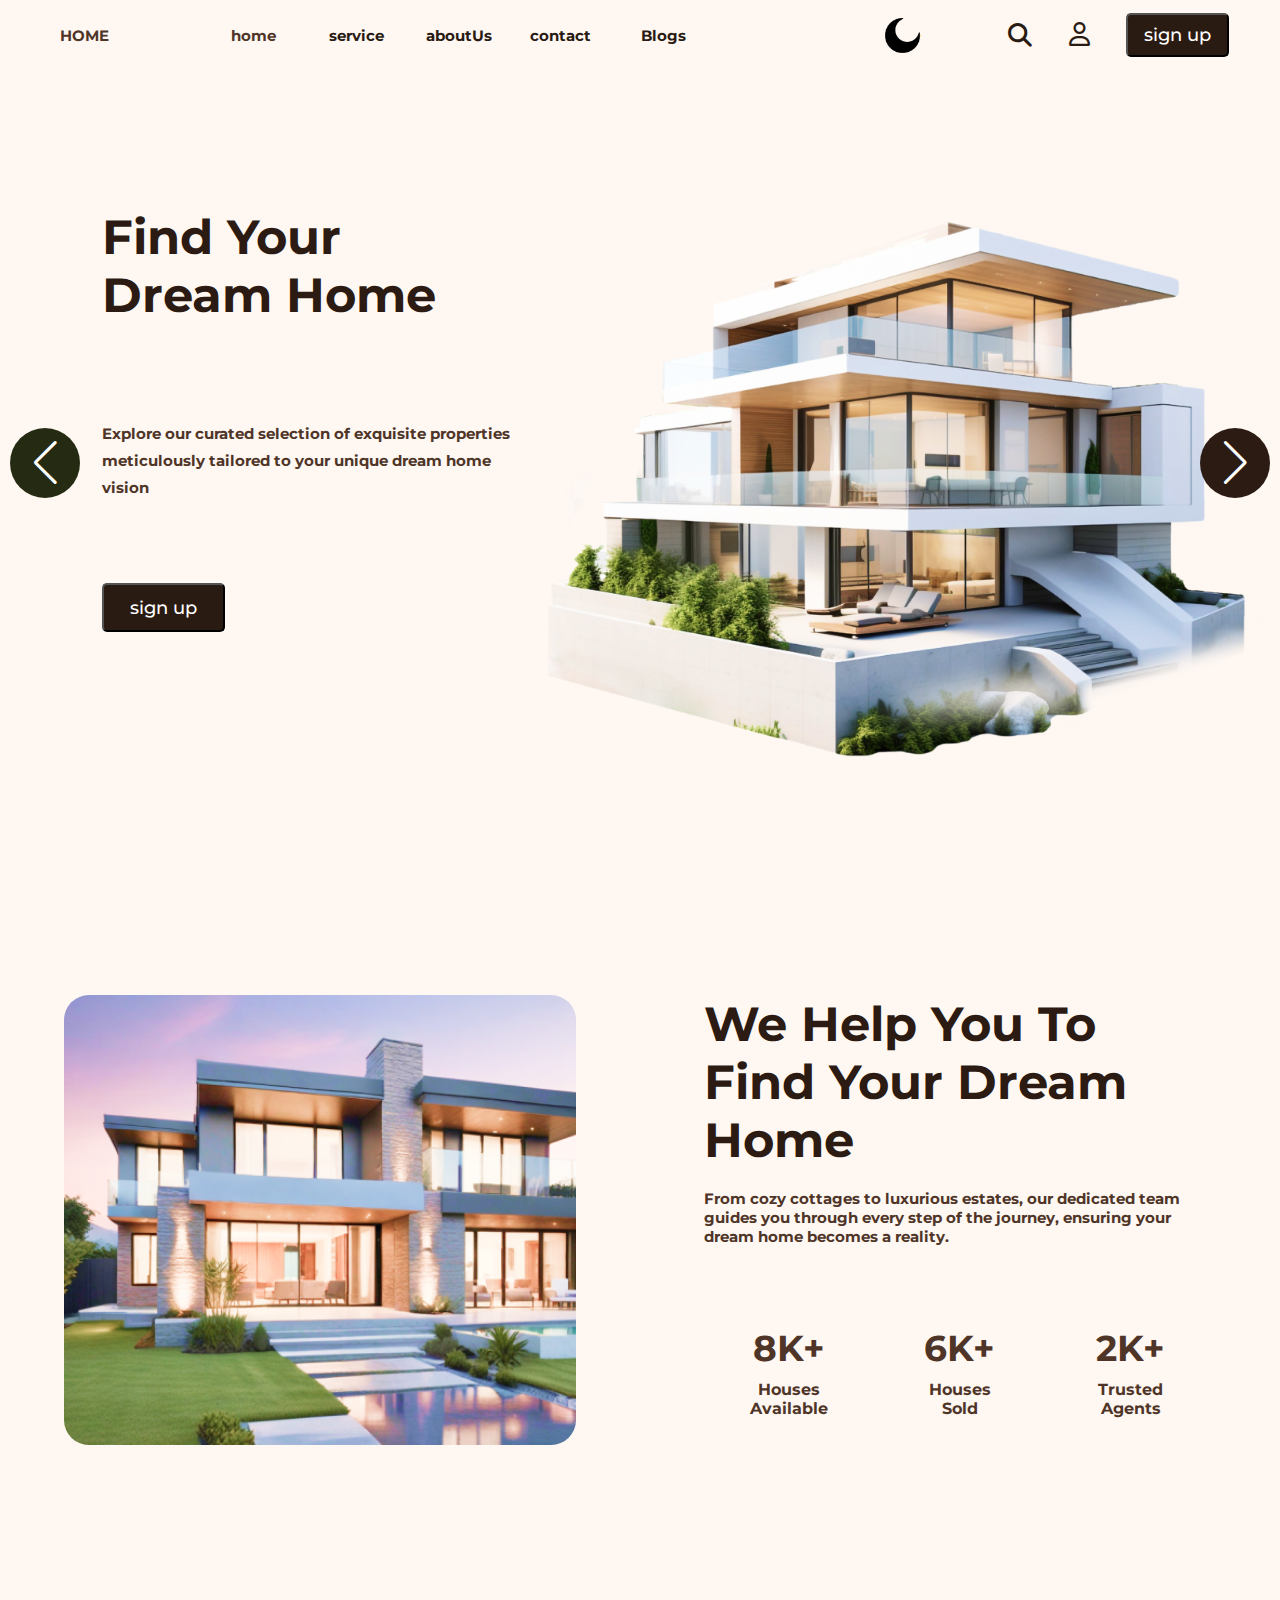
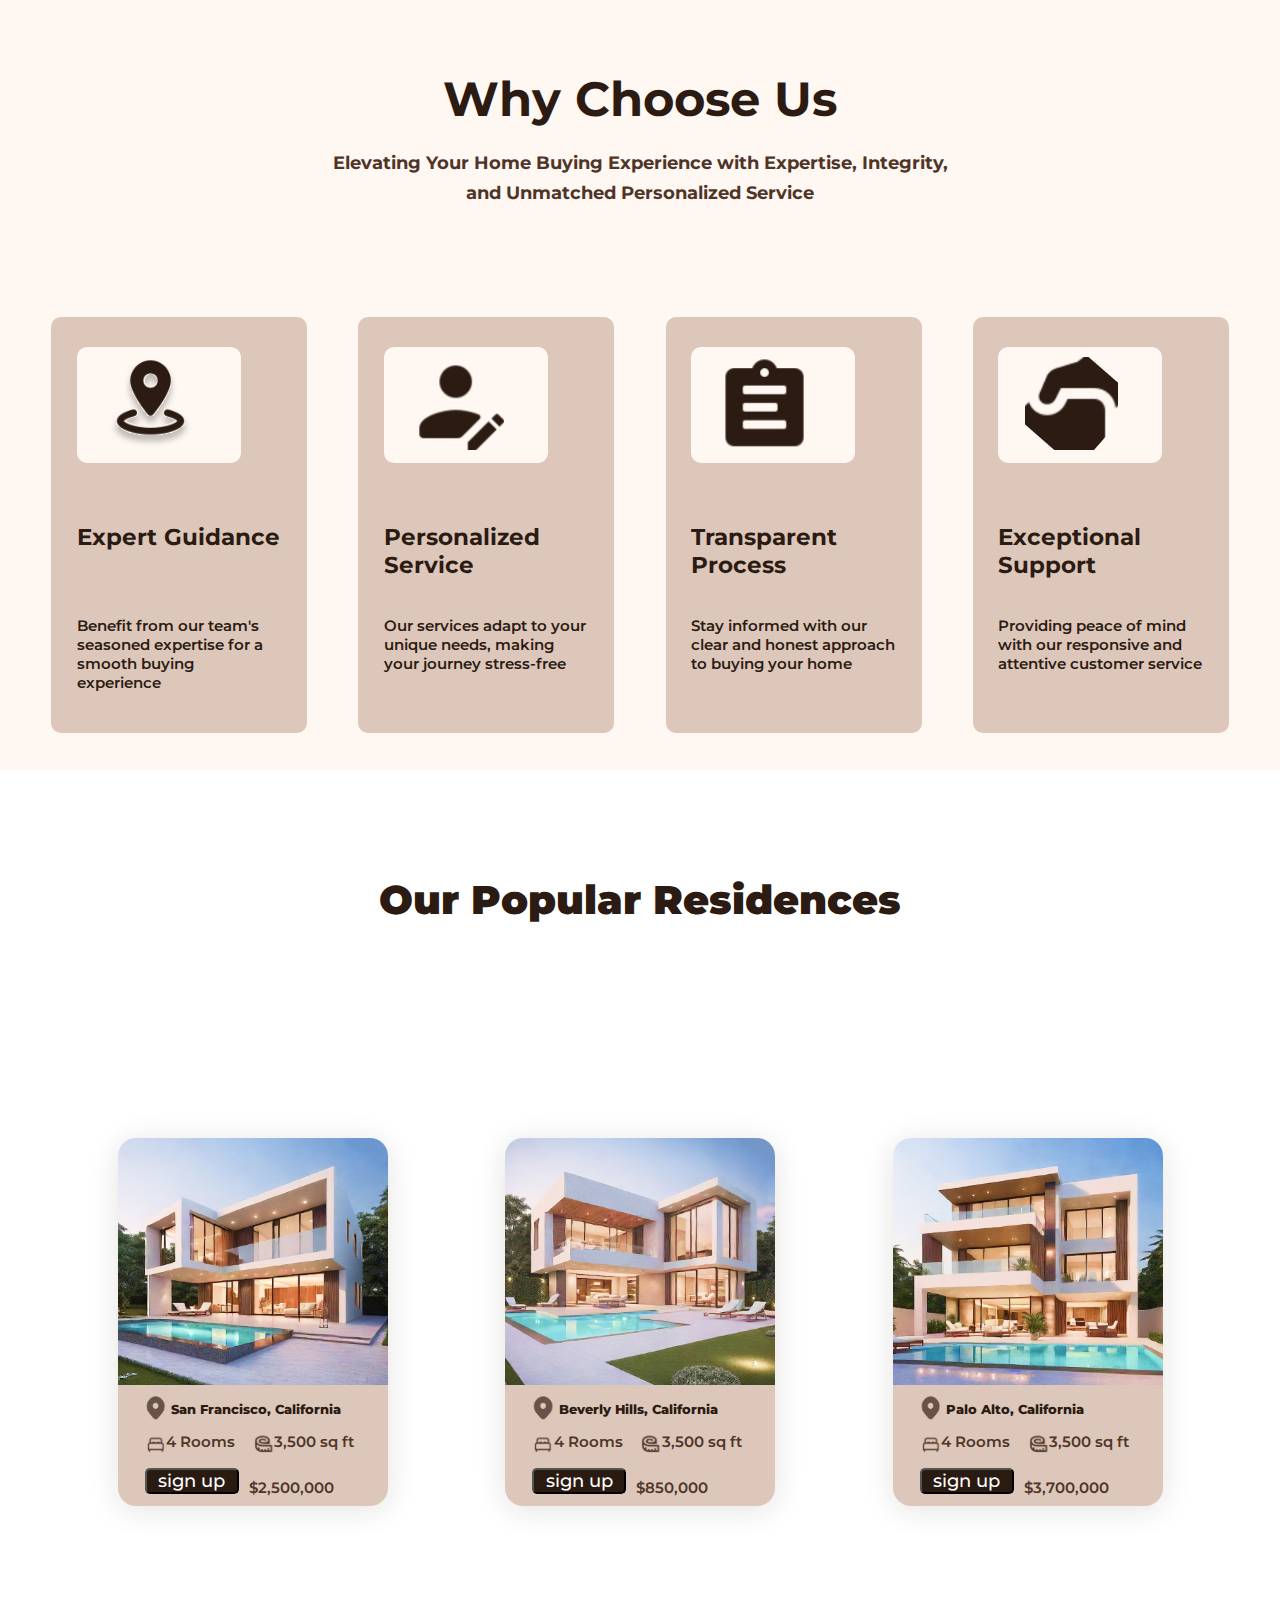
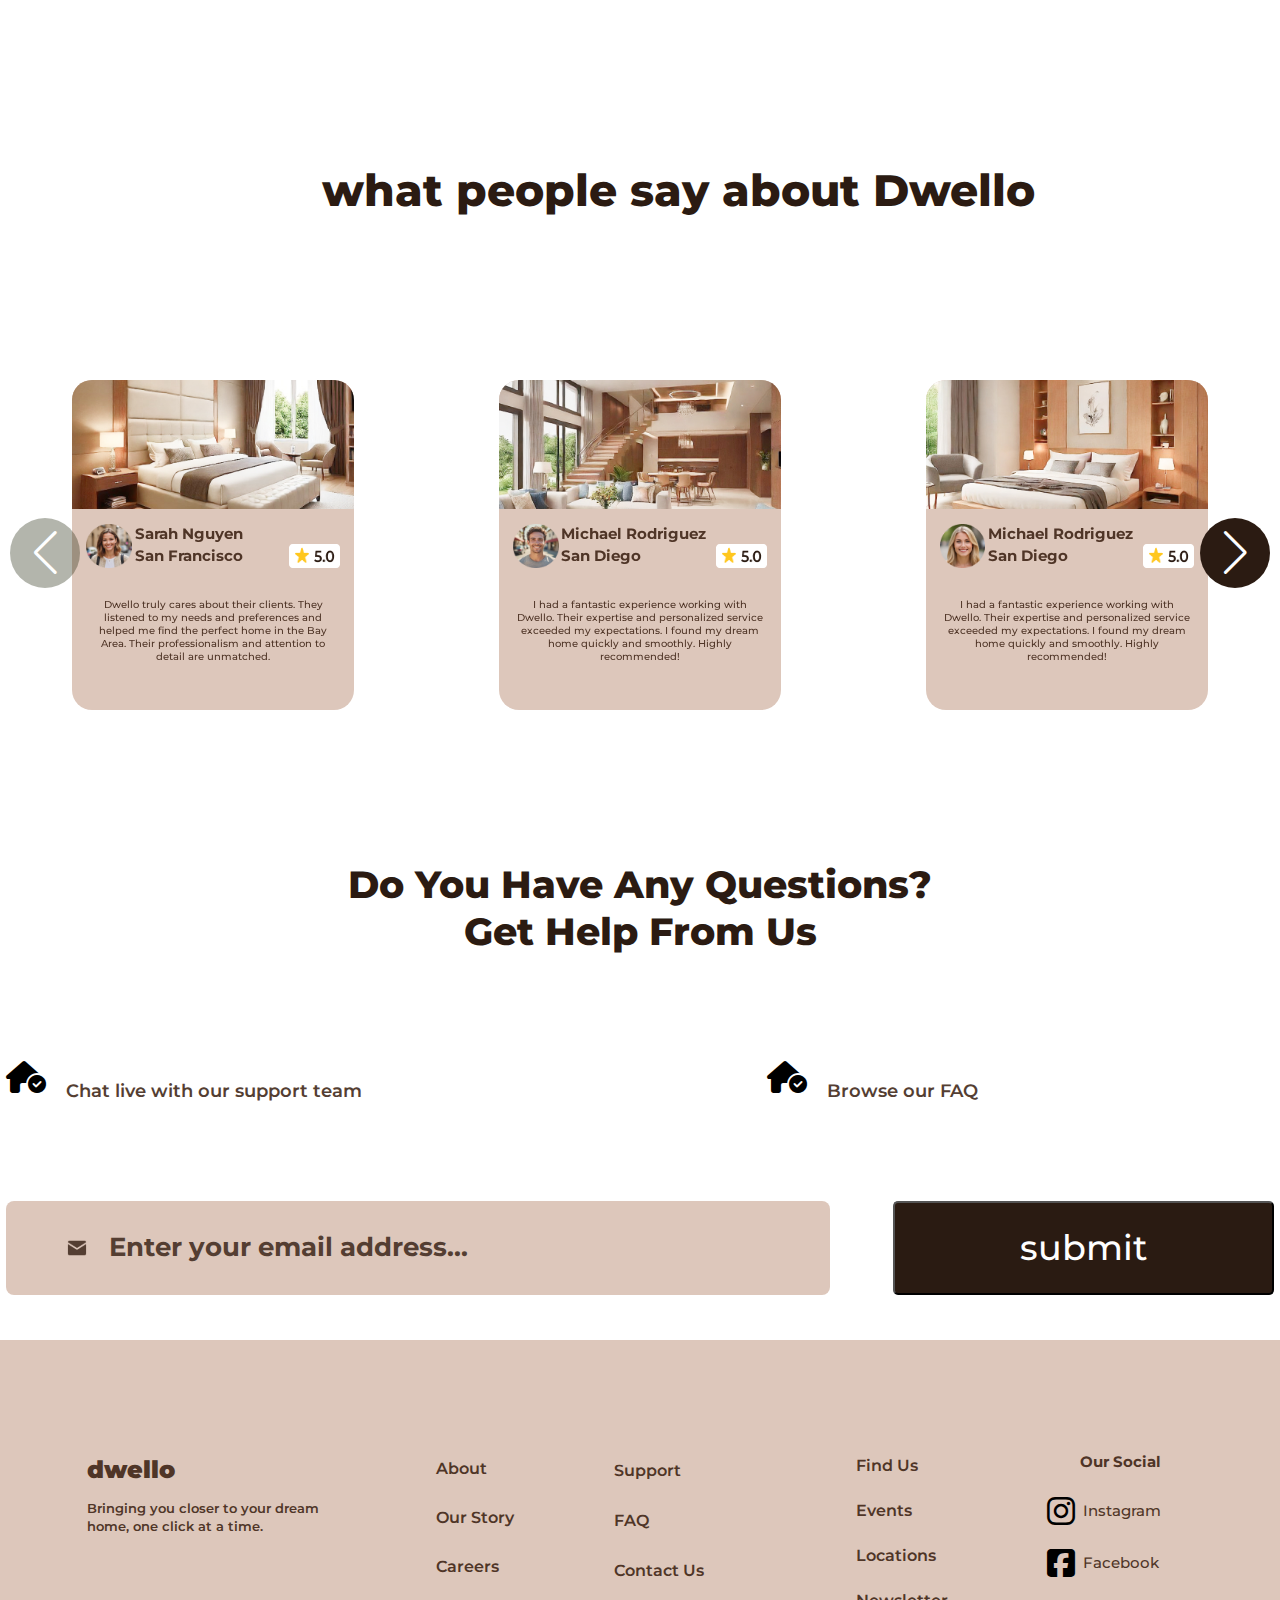
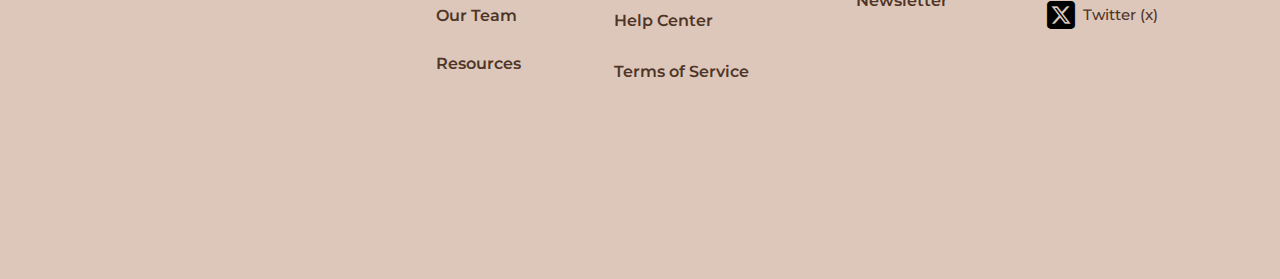
<file: index.html>
<!DOCTYPE html>
<html lang="en">

<head>
    <meta charset="UTF-8">
    <meta name="viewport" content="width=device-width, initial-scale=1.0">
    <title>Home</title>
    <link rel="stylesheet" href="style.css">
    <link rel="preconnect" href="https://fonts.googleapis.com">
    <link rel="preconnect" href="https://fonts.gstatic.com" crossorigin>
    <link href="https://fonts.googleapis.com/css2?family=Montserrat:ital,wght@0,100..900;1,100..900&display=swap"
        rel="stylesheet">
    <link rel="stylesheet" href="https://cdn.jsdelivr.net/npm/swiper@11/swiper-bundle.min.css" />
    <script src="https://ajax.googleapis.com/ajax/libs/jquery/3.7.1/jquery.min.js"></script>
    <script src="https://code.jquery.com/jquery-3.7.1.min.js"
    integrity="sha256-/JqT3SQfawRcv/BIHPThkBvs0OEvtFFmqPF/lYI/Cxo=" crossorigin="anonymous"></script>
    <script src="jquery.scrollUp.min.js"></script>
    <link rel="stylesheet" href="https://cdnjs.cloudflare.com/ajax/libs/font-awesome/6.5.1/css/all.min.css"
    integrity="sha512-DTOQO9RWCH3ppGqcWaEA1BIZOC6xxalwEsw9c2QQeAIftl+Vegovlnee1c9QX4TctnWMn13TZye+giMm8e2LwA=="
    crossorigin="anonymous" referrerpolicy="no-referrer" />
    <link rel="stylesheet" href="https://cdnjs.cloudflare.com/ajax/libs/font-awesome/6.6.0/css/all.min.css">
</head>
<style>
    .swiper-button-next {
        height: 70px;
        width: 70px;
        border-radius: 50%;
        /* border: 1px solid black; */
        background: #2B1B12;
        color: #FFFFFF;
    }

    .swiper-button-prev {
        height: 70px;
        width: 70px;
        border-radius: 50%;
        /* border: 1px solid black; */
        background: #252B12;
        color: #FFFFFF;
    }

    
@media screen and (max-width:500px){

.swiper-button-prev{
    display: none;
}

.swiper-button-next{
    display: none;
}

}
</style>


<style>
    :root {
        --dark: #333;
        --light: #fff;
        --darkBrown: rgba(105, 83, 70, 1);
        --darkerBrown: #2B1B12;
        --lightBrown: #4F3527;
    }

    .dark {
            background-color: var(--dark);
            color: var(--light)
        }

    .dark button{
        background-color: var(--light);
        color: var(--dark);
        font-weight: 700;
    }

    .dark body{
        background-color: var(--dark);
        color: var(--light);
    }

    .dark nav{
        background-color: var(--dark);
        color: var(--light);
    }

    .dark .nav_catagory:hover{
        background-color: var(--light);
        color: var(--darkerBrown);
        
    }

    .dark .nav_catagory:hover a{
        background-color: var(--light);
        color: var(--darkerBrown);
        
    }

    .dark .nav_catagory:hover > p{
        color: var(--darkerBrown);
    }

    .dark p{
        color: var(--light);
    }

    .dark .hero{
        background-color: var(--dark);
    }

    .dark h1{
        color: var(--light);
    }

    .dark h2{
        color: var(--light);
    }

    .dark .middle_section{
        background-color: var(--dark);
    }

    
    .dark .bottom_section{
        background-color: var(--dark);
    }

    .dark footer{
        background-color: var(--lightBrown);
    }

    .dark li{
        color: var(--light);
    }

    .dark span{
        color: var(--light);
    }

    .dark .bar_text > p{
        color: var(--darkBrown);
    }

    .dark .bottom_box_text > p{    
        color: var(--darkerBrown);
    }

    .dark .bottom_box_content > p{
        color: var(--darkBrown);
    }

    .dark .residence_location > p{
        color: var(--darkerBrown);
    }

    .dark .room_text > p{
        color: var(--lightBrown);
    }

    .dark .ft_text > p{
        color: var(--lightBrown);
    }

    .dark .residence_price > p{
        color: var(--lightBrown);
    }

    .dark .cart{
        background-color: var(--darkerBrown);
    }

    .dark .nav_logo{
        background-color: var(--dark);
    }

    .dark .nav_logo p{
        color: var(--light);
    }

    .dark .sun{
        background-color: var(--dark);
    }

    .dark a{
        color: var(--light);
    }

    .dark .fa-magnifying-glass:before{
        color: var(--light);
    }

    .dark .fa-user:before{
        color: var(--light);
    }
   
  
</style>


<style>
    #scrollUp {
     bottom: 20px;
     right: 20px;
     color: transparent;
     background-image: url("top.png");
     height: 38px;
     width: 38px;
 }
 </style>

<script>
    $(function () {
    $.scrollUp();
    scrollText: 'Top'
    scrollSpeed: 5000
});
</script>

<body>

    <div class="menu-btn">
        <i class="fa-solid fa-bars fa-xl" style="color: #2a1b12;"></i>
    </div>
    
    <div class="side-bar">
        <div class="close-btn">
            <i class="fas fa-times   fa-2xl " style="color: #2a1b12;"></i>
        </div>
        <div class="menu">
            <div class="item"><a href="#"><i class="fa-solid fa-house fa-2xl" style="color: #2a1b12;"></i>Home</a></div>
            <div class="item"><a  class="sub-btn"><i class="fa-solid fa-table fa-2xl" style="color: #2a1b12;"></i> services<i class="fas fa-angle-right dropdown"></i> </a>
              <div class="sub-menu">
                <a href="product.html" class="sub-item">Buy</a>
                <a href="product.html" class="sub-item">Sell</a>
                <a href="product.html" class="sub-item">Rent</a>
              </div>
            </div>
            <div class="item"><a href="#"><i class="fas fa-th  fa-2xl " style="color: #2a1b12;"></i>Forms</a></div>
            <div class="item">
                <a class="sub-btn"><i class="fas fa-cogs  fa-2xl"  style="color: #2a1b12;"></i>Settings<i class="fas fa-angle-right dropdown"></i></a>
                <div class="sub-menu">
                    <a href="profile.html" class="sub-item">Profile</a>
                    <a href="blog.html" class="sub-item">Blogs</a>
                  </div>
            </div>
            <div class="item"><a href="#"><i class="fas fa-info-circle  fa-2xl" style="color: #2a1b12;" ></i>About</a></div>
            <div class="item"><a href="#"><i class="fa-solid fa-person-chalkboard fa-2xl" style="color: #2a1b12;"></i>agents</a></div>
            <div class="item"><a href="#"><i class="fa-solid fa-phone fa-2xl" style="color: #2a1b12;"></i>contact</a></div>
        </div>
    </div>

   
    <nav >

       
        <div class="nav_logo">
            <p>HOME</p>
        </div>
        <div class="nav_catagories">
            <div class="nav_catagory">
                <p>home</p>
            </div>
            <div class="nav_catagory">
                <p><a href="product.html" target="_blank"> service </a></p>
            </div>
            <div class="nav_catagory">
                <p><a href="aboutUs.html" target="_blank">aboutUs</a></p>
            </div>
            <div class="nav_catagory">
                <p><a href="form.html" target="_blank">contact</a></p>
            </div>
            <div class="nav_catagory">
                <p><a href="blog.html" target="_blank">Blogs</a></p>
            </div>
        </div>

        <div class="moon">
            <!-- <img src="moon-removebg-preview.png" alt="a" height="100%" width="100%"> -->
        </div>

        <div class="sun">
            <!-- <img src="sun.png" alt=""> -->
        </div>
        <div class="nav_icons">
           
            <div class="search">
                <i class="fa-solid fa-magnifying-glass fa-xl" style="color: #2a1b12;"></i>
            </div>
            <div class="profile">
                <a href="profile.html"><i class="fa-regular fa-user fa-xl" style="color: #2a1b12;"></i></a>
            </div>
            <div class="sign_up">
                <a href="signUp.html"><button>sign up</button></a>
            </div>
        </div>
    </nav>

    


    <div class="hero_section">
        <div class="hero">
            <div class="hero_contex">
                <div class="hero_tital ">
                    <h1>Find Your Dream Home</h1>
                </div>
                <div class="hero_text ">
                    <p>Explore our curated selection of exquisite properties meticulously tailored to your unique dream
                        home vision</p>
                </div>
                <div class="hero_button ">
                    <div class="hero_button2">
                        <a href="signUp.html"><button>sign up</button></a>
                    </div>
                </div>
            </div>
            <div class="hero_image ">
                <img src="hero image 1.png" alt="a" height="100%" width="100%">
            </div>
        </div>

        <div class="hero_bar" style="display: none;">
            <div class="location ">
                <div class="bar_text ">
                    <p>Location</p>
                </div>
                <div class="bar_icon ">
                    <img src="location-removebg-preview.png" alt="a" height="100%" width="100%">
                </div>
            </div>
            <div class="type ">
                <div class="bar_text ">
                    <p>Type</p>
                </div>
                <div class="bar_icon ">
                    <img src="home.png" alt="a" height="100%" width="100%">
                </div>
            </div>
            <div class="price_range ">
                <div class="bar_text ">
                    <p>Price Range</p>
                </div>
                <div class="bar_icon ">
                    <img src="price.png" alt="a" height="100%" width="100%">
                </div>
            </div>
            <div class="bar_button border">
                <a href="signUp.html"><button>sign up</button></a>
            </div>
        </div>
    </div>

    <div class="middle_section">
        <div class="middle_section_image"></div>
        <div class="middle_section_contex">

            <h1>We Help You To Find Your Dream Home</h1>

            <p>From cozy cottages to luxurious estates, our dedicated team guides you through every step of the journey,
                ensuring your dream home becomes a reality.</p>

            <div class="container">
                <div class="stat">
                    <h2>8K+</h2>
                    <p>Houses Available</p>
                </div>
                <div class="stat">
                    <h2>6K+</h2>
                    <p>Houses Sold</p>
                </div>
                <div class="stat">
                    <h2>2K+</h2>
                    <p>Trusted Agents</p>
                </div>
            </div>

        </div>
    </div>

    <div class="bottom_section">
        <div class="bottom_section_header">
            <div class="container2">
                <h1>Why Choose Us</h1>
                <p class="p">Elevating Your Home Buying Experience with Expertise, Integrity, </p>
                <p class="p">and Unmatched Personalized Service</p>
            </div>
        </div>



        <div class="bootom_section_boxes">
            <div class="bottom_section_box">
                <div class="bottom_box_icons">
                    <div class="bottom_box_icon">
                        <svg style="margin-top: 10px; margin-left: 8px;" width="80%" height="80%" viewBox="0 0 60 60"
                            fill="none" xmlns="http://www.w3.org/2000/svg" xmlns:xlink="http://www.w3.org/1999/xlink">
                            <g filter="url(#filter0_d_1_75)">
                                <path d="M56 0H4V52H56V0Z" fill="url(#pattern0_1_75)" />
                            </g>
                            <defs>
                                <filter id="filter0_d_1_75" x="-1" y="0" width="61" height="60"
                                    filterUnits="userSpaceOnUse" color-interpolation-filters="sRGB">
                                    <feFlood flood-opacity="0" result="BackgroundImageFix" />
                                    <feColorMatrix in="SourceAlpha" type="matrix"
                                        values="0 0 0 0 0 0 0 0 0 0 0 0 0 0 0 0 0 0 127 0" result="hardAlpha" />
                                    <feOffset dy="4" />
                                    <feGaussianBlur stdDeviation="2" />
                                    <feComposite in2="hardAlpha" operator="out" />
                                    <feColorMatrix type="matrix" values="0 0 0 0 0 0 0 0 0 0 0 0 0 0 0 0 0 0 0.25 0" />
                                    <feBlend mode="normal" in2="BackgroundImageFix" result="effect1_dropShadow_1_75" />
                                    <feBlend mode="normal" in="SourceGraphic" in2="effect1_dropShadow_1_75"
                                        result="shape" />
                                </filter>
                                <pattern id="pattern0_1_75" patternContentUnits="objectBoundingBox" width="1"
                                    height="1">
                                    <use xlink:href="#image0_1_75" transform="scale(0.0104167)" />
                                </pattern>
                                <image id="image0_1_75" width="96" height="96"
                                    xlink:href="[data-uri]" />
                            </defs>
                        </svg>

                    </div>
                </div>
                <div class="bottom_box_text">
                    <p>Expert Guidance</p>
                </div>
                <div class="bottom_box_content">
                    <p>Benefit from our team's seasoned expertise for a smooth buying experience</p>
                </div>
            </div>


            <div class="bottom_section_box">
                <div class="bottom_box_icons">
                    <div class="bottom_box_icon">
                        <svg style="margin-top: 10px; margin-left: 8px;" width="80%" height="80%" viewBox="0 0 52 52"
                            fill="none" xmlns="http://www.w3.org/2000/svg" xmlns:xlink="http://www.w3.org/1999/xlink">
                            <g clip-path="url(#clip0_1_81)">
                                <mask id="mask0_1_81" style="mask-type:luminance" maskUnits="userSpaceOnUse" x="0" y="0"
                                    width="52" height="52">
                                    <path d="M52 0H0V52H52V0Z" fill="white" />
                                </mask>
                                <g mask="url(#mask0_1_81)">
                                    <path d="M52 -2H-2V52H52V-2Z" fill="url(#pattern0_1_81)" />
                                </g>
                            </g>
                            <defs>
                                <pattern id="pattern0_1_81" patternContentUnits="objectBoundingBox" width="1"
                                    height="1">
                                    <use xlink:href="#image0_1_81" transform="scale(0.0104167)" />
                                </pattern>
                                <clipPath id="clip0_1_81">
                                    <rect width="52" height="52" fill="white" />
                                </clipPath>
                                <image id="image0_1_81" width="96" height="96"
                                    xlink:href="[data-uri]" />
                            </defs>
                        </svg>

                    </div>
                </div>
                <div class="bottom_box_text">
                    <p>Personalized Service</p>
                </div>
                <div class="bottom_box_content">
                    <p>Our services adapt to your unique needs, making your journey stress-free</p>
                </div>
            </div>


            <div class="bottom_section_box">
                <div class="bottom_box_icons">
                    <div class="bottom_box_icon">
                        <svg style="margin-top: 10px; margin-left: 8px;" width="80%" height="80%" viewBox="0 0 52 52"
                            fill="none" xmlns="http://www.w3.org/2000/svg" xmlns:xlink="http://www.w3.org/1999/xlink">
                            <g clip-path="url(#clip0_1_91)">
                                <mask id="mask0_1_91" style="mask-type:luminance" maskUnits="userSpaceOnUse" x="0" y="0"
                                    width="52" height="52">
                                    <path d="M52 0H0V52H52V0Z" fill="white" />
                                </mask>
                                <g mask="url(#mask0_1_91)">
                                    <path d="M55 -1H-3V57H55V-1Z" fill="url(#pattern0_1_91)" />
                                </g>
                            </g>
                            <defs>
                                <pattern id="pattern0_1_91" patternContentUnits="objectBoundingBox" width="1"
                                    height="1">
                                    <use xlink:href="#image0_1_91" transform="scale(0.0104167)" />
                                </pattern>
                                <clipPath id="clip0_1_91">
                                    <rect width="52" height="52" fill="white" />
                                </clipPath>
                                <image id="image0_1_91" width="96" height="96"
                                    xlink:href="[data-uri]" />
                            </defs>
                        </svg>

                    </div>
                </div>
                <div class="bottom_box_text">
                    <p>Transparent Process</p>
                </div>
                <div class="bottom_box_content">
                    <p>Stay informed with our clear and honest approach to buying your home</p>
                </div>
            </div>


            <div class="bottom_section_box">
                <div class="bottom_box_icons">
                    <div class="bottom_box_icon">
                        <svg style="margin-top: 10px; margin-left: 8px;" width="80%" height="80%" viewBox="0 0 52 52"
                            fill="none" xmlns="http://www.w3.org/2000/svg" xmlns:xlink="http://www.w3.org/1999/xlink">
                            <g clip-path="url(#clip0_1_101)">
                                <mask id="mask0_1_101" style="mask-type:luminance" maskUnits="userSpaceOnUse" x="0"
                                    y="0" width="52" height="52">
                                    <path d="M52 0H0V52H52V0Z" fill="white" />
                                </mask>
                                <g mask="url(#mask0_1_101)">
                                    <path d="M62.8846 23.9191L24 -10L-9.91915 28.8846L28.9654 62.8037L62.8846 23.9191Z"
                                        fill="url(#pattern0_1_101)" />
                                </g>
                            </g>
                            <defs>
                                <pattern id="pattern0_1_101" patternContentUnits="objectBoundingBox" width="1"
                                    height="1">
                                    <use xlink:href="#image0_1_101" transform="scale(0.0104167)" />
                                </pattern>
                                <clipPath id="clip0_1_101">
                                    <rect width="52" height="52" fill="white" />
                                </clipPath>
                                <image id="image0_1_101" width="96" height="96"
                                    xlink:href="[data-uri]" />
                            </defs>
                        </svg>

                    </div>
                </div>
                <div class="bottom_box_text">
                    <p>Exceptional Support</p>
                </div>
                <div class="bottom_box_content">
                    <p>Providing peace of mind with our responsive and attentive customer service</p>
                </div>
            </div>
        </div>

    </div>

    <div class="residence">
        <div class="residence_header">
            <p>Our Popular Residences</p>
        </div>
        <div class="residence_carts">
            <div class="residence_cart" id="residence_cart">
                <div class="residence_image">
                    <img src="Mask group.jpg" alt="aa" height="100%" width="100%">
                </div>

                <div class="residence_content">
                    <div class="residence1">

                        <div class="residence_icon">
                            <img src="location-removebg-preview.png" alt="aa" height="100%" width="100%">
                        </div>

                        <div class="residence_location">
                            <p>San Francisco, California</p>
                        </div>

                    </div>

                    <div class="residence2">

                        <div class="room">
                            <div class="room_icon">
                                <svg width="100%" height="100%" viewBox="0 0 24 24" fill="none"
                                    xmlns="http://www.w3.org/2000/svg" xmlns:xlink="http://www.w3.org/1999/xlink">
                                    <rect width="24" height="24" fill="url(#pattern0_1_118)" />
                                    <defs>
                                        <pattern id="pattern0_1_118" patternContentUnits="objectBoundingBox" width="1"
                                            height="1">
                                            <use xlink:href="#image0_1_118" transform="scale(0.0104167)" />
                                        </pattern>
                                        <image id="image0_1_118" width="96" height="96"
                                            xlink:href="[data-uri]" />
                                    </defs>
                                </svg>

                            </div>
                            <div class="room_text">
                                <p>4 Rooms</p>
                            </div>
                        </div>

                        <div class="ft">
                            <div class="ft_icon">
                                <svg width="100%" height="100%" viewBox="0 0 24 24" fill="none"
                                    xmlns="http://www.w3.org/2000/svg" xmlns:xlink="http://www.w3.org/1999/xlink">
                                    <rect width="24" height="24" fill="url(#pattern0_1_123)" />
                                    <defs>
                                        <pattern id="pattern0_1_123" patternContentUnits="objectBoundingBox" width="1"
                                            height="1">
                                            <use xlink:href="#image0_1_123"
                                                transform="translate(-0.0833333 -0.0833333) scale(0.0121528)" />
                                        </pattern>
                                        <image id="image0_1_123" width="96" height="96"
                                            xlink:href="[data-uri]" />
                                    </defs>
                                </svg>
                            </div>
                            <div class="ft_text">
                                <p>3,500 sq ft</p>
                            </div>
                        </div>

                    </div>

                    <div class="residence3">

                        <div class="residence_button">
                           <a href="signUp.html"><button>sign up</button></a>
                        </div>
                        <div class="residence_price">
                            <p>$2,500,000</p>
                        </div>

                    </div>
                </div>

            </div>
            <div class="residence_cart" >
                <div class="residence_image">
                    <img src="Group 11.jpg" alt="aa" height="100%" width="100%">
                </div>

                <div class="residence_content">

                    <div class="residence1">

                        <div class="residence_icon">
                            <img src="location-removebg-preview.png" alt="aa" height="100%" width="100%">
                        </div>

                        <div class="residence_location">
                            <p>Beverly Hills, California</p>
                        </div>
                    </div>

                    <div class="residence2">

                        <div class="room">
                            <div class="room_icon">
                                <svg width="100%" height="100%" viewBox="0 0 24 24" fill="none"
                                    xmlns="http://www.w3.org/2000/svg" xmlns:xlink="http://www.w3.org/1999/xlink">
                                    <rect width="24" height="24" fill="url(#pattern0_1_118)" />
                                    <defs>
                                        <pattern id="pattern0_1_118" patternContentUnits="objectBoundingBox" width="1"
                                            height="1">
                                            <use xlink:href="#image0_1_118" transform="scale(0.0104167)" />
                                        </pattern>
                                        <image id="image0_1_118" width="96" height="96"
                                            xlink:href="[data-uri]" />
                                    </defs>
                                </svg>

                            </div>
                            <div class="room_text">
                                <p>4 Rooms</p>
                            </div>
                        </div>

                        <div class="ft">
                            <div class="ft_icon">
                                <svg width="100%" height="100%" viewBox="0 0 24 24" fill="none"
                                    xmlns="http://www.w3.org/2000/svg" xmlns:xlink="http://www.w3.org/1999/xlink">
                                    <rect width="24" height="24" fill="url(#pattern0_1_123)" />
                                    <defs>
                                        <pattern id="pattern0_1_123" patternContentUnits="objectBoundingBox" width="1"
                                            height="1">
                                            <use xlink:href="#image0_1_123"
                                                transform="translate(-0.0833333 -0.0833333) scale(0.0121528)" />
                                        </pattern>
                                        <image id="image0_1_123" width="96" height="96"
                                            xlink:href="[data-uri]" />
                                    </defs>
                                </svg>
                            </div>
                            <div class="ft_text">
                                <p>3,500 sq ft</p>
                            </div>
                        </div>

                    </div>

                    <div class="residence3">

                        <div class="residence_button">
                            <a href="signUp.html"><button>sign up</button></a>
                        </div>
                        <div class="residence_price">
                            <p>$850,000</p>
                        </div>


                    </div>


                </div>

            </div>
            <div class="residence_cart">

                <div class="residence_image">
                    <img src="Group 11 (1).jpg" alt="aa" height="100%" width="100%">
                </div>

                <div class="residence_content">
                    <div class="residence1">

                        <div class="residence_icon">
                            <img src="location-removebg-preview.png" alt="aa" height="100%" width="100%">
                        </div>

                        <div class="residence_location">
                            <p>Palo Alto, California</p>
                        </div>

                    </div>

                    <div class="residence2">

                        <div class="room">
                            <div class="room_icon">
                                <svg width="100%" height="100%" viewBox="0 0 24 24" fill="none"
                                    xmlns="http://www.w3.org/2000/svg" xmlns:xlink="http://www.w3.org/1999/xlink">
                                    <rect width="24" height="24" fill="url(#pattern0_1_118)" />
                                    <defs>
                                        <pattern id="pattern0_1_118" patternContentUnits="objectBoundingBox" width="1"
                                            height="1">
                                            <use xlink:href="#image0_1_118" transform="scale(0.0104167)" />
                                        </pattern>
                                        <image id="image0_1_118" width="96" height="96"
                                            xlink:href="[data-uri]" />
                                    </defs>
                                </svg>

                            </div>
                            <div class="room_text">
                                <p>4 Rooms</p>
                            </div>
                        </div>

                        <div class="ft">
                            <div class="ft_icon">
                                <svg width="100%" height="100%" viewBox="0 0 24 24" fill="none"
                                    xmlns="http://www.w3.org/2000/svg" xmlns:xlink="http://www.w3.org/1999/xlink">
                                    <rect width="24" height="24" fill="url(#pattern0_1_123)" />
                                    <defs>
                                        <pattern id="pattern0_1_123" patternContentUnits="objectBoundingBox" width="1"
                                            height="1">
                                            <use xlink:href="#image0_1_123"
                                                transform="translate(-0.0833333 -0.0833333) scale(0.0121528)" />
                                        </pattern>
                                        <image id="image0_1_123" width="96" height="96"
                                            xlink:href="[data-uri]" />
                                    </defs>
                                </svg>
                            </div>
                            <div class="ft_text">
                                <p>3,500 sq ft</p>
                            </div>
                        </div>

                    </div>

                    <div class="residence3">

                        <div class="residence_button">
                            <a href="signUp.html"><button>sign up</button></a>
                        </div>
                        <div class="residence_price">
                            <p>$3,700,000</p>
                        </div>


                    </div>
                </div>

            </div>
        </div>

    </div>







    <div class="review">
        <p>what people say about Dwello</p>
    </div>


    <div class="swiper mySwiper">
        <div class="swiper-wrapper">
            <div class="swiper-slide">

                <div class="carts">

                    <div class="cart" id="cart">

                        <div class="swiper_image">
                            <img src="Group 15.jpg" alt="aa" height="100%" width="100%">
                        </div>

                        <div class="swiper_conex">

                            <div class="cart_profile">

                                <div class="profile_picture">
                                    <img src="Mask group (1).png" alt="a" height="100%" width="100%">
                                </div>
                                <div class="profile_details">
                                    <div class="upper_detail">
                                        <p>Sarah Nguyen</p>
                                    </div>
                                    <div class="lower_detail">
                                        <p>San Francisco</p>
                                    </div>
                                </div>
                                <div class="profile_star">
                                    <img src="Group 16.png" alt="a" height="100%" width="100%">
                                </div>

                            </div>

                            <div class="cart_text">
                                <p>Dwello truly cares about their clients. They listened to my needs and preferences and
                                    helped me find the perfect home in the Bay Area. Their professionalism and attention
                                    to detail are unmatched.</p>
                            </div>

                        </div>

                    </div>


                    <div class="cart" id="cart2">

                        <div class="swiper_image">
                            <img src="Group 15 (1).jpg" alt="aa" height="100%" width="100%">
                        </div>

                        <div class="swiper_conex">

                            <div class="cart_profile">

                                <div class="profile_picture">
                                    <img src="Mask group (2).png" alt="a" height="100%" width="100%">
                                </div>
                                <div class="profile_details">
                                    <div class="upper_detail">
                                        <p>Michael Rodriguez</p>
                                    </div>
                                    <div class="lower_detail">
                                        <p>San Diego</p>
                                    </div>
                                </div>
                                <div class="profile_star">
                                    <img src="Group 16.png" alt="a" height="100%" width="100%">
                                </div>

                            </div>

                            <div class="cart_text">
                                <p>I had a fantastic experience working with Dwello. Their expertise and personalized
                                    service exceeded my expectations. I found my dream home quickly and smoothly. Highly
                                    recommended!</p>
                            </div>

                        </div>

                    </div>

                    <div class="cart">

                        <div class="swiper_image">
                            <img src="Group 15 (2).jpg" alt="aa" height="100%" width="100%">
                        </div>

                        <div class="swiper_conex">

                            <div class="cart_profile">

                                <div class="profile_picture">
                                    <img src="Mask group (3).png" alt="a" height="100%" width="100%">
                                </div>
                                <div class="profile_details">
                                    <div class="upper_detail">
                                        <p>Michael Rodriguez</p>
                                    </div>
                                    <div class="lower_detail">
                                        <p>San Diego</p>
                                    </div>
                                </div>
                                <div class="profile_star">
                                    <img src="Group 16.png" alt="a" height="100%" width="100%">
                                </div>

                            </div>

                            <div class="cart_text">
                                <p>I had a fantastic experience working with Dwello. Their expertise and personalized
                                    service exceeded my expectations. I found my dream home quickly and smoothly. Highly
                                    recommended!</p>
                            </div>

                        </div>

                    </div>

                </div>

            </div>

            <div class="swiper-slide">

                <div class="carts">

                    <div class="cart" id="cart">

                        <div class="swiper_image">
                            <img src="Group 15 (2).jpg" alt="aa" height="100%" width="100%">
                        </div>

                        <div class="swiper_conex">

                            <div class="cart_profile">

                                <div class="profile_picture">
                                    <img src="Mask group (3).png" alt="a" height="100%" width="100%">
                                </div>
                                <div class="profile_details">
                                    <div class="upper_detail">
                                        <p>Michael Rodriguez</p>
                                    </div>
                                    <div class="lower_detail">
                                        <p>San Diego</p>
                                    </div>
                                </div>
                                <div class="profile_star">
                                    <img src="Group 16.png" alt="a" height="100%" width="100%">
                                </div>

                            </div>

                            <div class="cart_text">
                                <p>I had a fantastic experience working with Dwello. Their expertise and personalized
                                    service exceeded my expectations. I found my dream home quickly and smoothly. Highly
                                    recommended!</p>
                            </div>

                        </div>

                    </div>

                    <div class="cart" id="cart2">

                        <div class="swiper_image">
                            <img src="Group 15 (1).jpg" alt="aa" height="100%" width="100%">
                        </div>

                        <div class="swiper_conex">

                            <div class="cart_profile">

                                <div class="profile_picture">
                                    <img src="Mask group (2).png" alt="a" height="100%" width="100%">
                                </div>
                                <div class="profile_details">
                                    <div class="upper_detail">
                                        <p>Michael Rodriguez</p>
                                    </div>
                                    <div class="lower_detail">
                                        <p>San Diego</p>
                                    </div>
                                </div>
                                <div class="profile_star">
                                    <img src="Group 16.png" alt="a" height="100%" width="100%">
                                </div>

                            </div>

                            <div class="cart_text">
                                <p>I had a fantastic experience working with Dwello. Their expertise and personalized
                                    service exceeded my expectations. I found my dream home quickly and smoothly. Highly
                                    recommended!</p>
                            </div>

                        </div>

                    </div>

                    <div class="cart" >

                        <div class="swiper_image">
                            <img src="Group 15.jpg" alt="aa" height="100%" width="100%">
                        </div>

                        <div class="swiper_conex">

                            <div class="cart_profile">

                                <div class="profile_picture">
                                    <img src="Mask group (1).png" alt="a" height="100%" width="100%">
                                </div>
                                <div class="profile_details">
                                    <div class="upper_detail">
                                        <p>Sarah Nguyen</p>
                                    </div>
                                    <div class="lower_detail">
                                        <p>San Francisco</p>
                                    </div>
                                </div>
                                <div class="profile_star">
                                    <img src="Group 16.png" alt="a" height="100%" width="100%">
                                </div>

                            </div>

                            <div class="cart_text">
                                <p>Dwello truly cares about their clients. They listened to my needs and preferences and
                                    helped me find the perfect home in the Bay Area. Their professionalism and attention
                                    to detail are unmatched.</p>
                            </div>

                        </div>

                    </div>

                </div>

            </div>

            <div class="swiper-slide">

                <div class="carts">

                    <div class="cart" id="cart">

                        <div class="swiper_image">
                            <img src="Group 15.jpg" alt="aa" height="100%" width="100%">
                        </div>

                        <div class="swiper_conex">

                            <div class="cart_profile">

                                <div class="profile_picture">
                                    <img src="Mask group (1).png" alt="a" height="100%" width="100%">
                                </div>
                                <div class="profile_details">
                                    <div class="upper_detail">
                                        <p>Sarah Nguyen</p>
                                    </div>
                                    <div class="lower_detail">
                                        <p>San Francisco</p>
                                    </div>
                                </div>
                                <div class="profile_star">
                                    <img src="Group 16.png" alt="a" height="100%" width="100%">
                                </div>

                            </div>

                            <div class="cart_text">
                                <p>Dwello truly cares about their clients. They listened to my needs and preferences and
                                    helped me find the perfect home in the Bay Area. Their professionalism and attention
                                    to detail are unmatched.</p>
                            </div>

                        </div>

                    </div>

                    <div class="cart" id="cart2">

                        <div class="swiper_image">
                            <img src="Group 15 (2).jpg" alt="aa" height="100%" width="100%">
                        </div>

                        <div class="swiper_conex">

                            <div class="cart_profile">

                                <div class="profile_picture">
                                    <img src="Mask group (3).png" alt="a" height="100%" width="100%">
                                </div>
                                <div class="profile_details">
                                    <div class="upper_detail">
                                        <p>Michael Rodriguez</p>
                                    </div>
                                    <div class="lower_detail">
                                        <p>San Diego</p>
                                    </div>
                                </div>
                                <div class="profile_star">
                                    <img src="Group 16.png" alt="a" height="100%" width="100%">
                                </div>

                            </div>

                            <div class="cart_text">
                                <p>I had a fantastic experience working with Dwello. Their expertise and personalized
                                    service exceeded my expectations. I found my dream home quickly and smoothly. Highly
                                    recommended!</p>
                            </div>

                        </div>

                    </div>
                    <div class="cart">

                        <div class="swiper_image">
                            <img src="Group 15 (2).jpg" alt="aa" height="100%" width="100%">
                        </div>

                        <div class="swiper_conex">

                            <div class="cart_profile">

                                <div class="profile_picture">
                                    <img src="Mask group (3).png" alt="a" height="100%" width="100%">
                                </div>
                                <div class="profile_details">
                                    <div class="upper_detail">
                                        <p>Michael Rodriguez</p>
                                    </div>
                                    <div class="lower_detail">
                                        <p>San Diego</p>
                                    </div>
                                </div>
                                <div class="profile_star">
                                    <img src="Group 16.png" alt="a" height="100%" width="100%">
                                </div>

                            </div>

                            <div class="cart_text">
                                <p>I had a fantastic experience working with Dwello. Their expertise and personalized
                                    service exceeded my expectations. I found my dream home quickly and smoothly. Highly
                                    recommended!</p>
                            </div>

                        </div>

                    </div>

                </div>

            </div>


            <div class="swiper-slide">

                <div class="carts">

                    <div class="cart" id="cart">

                        <div class="swiper_image">
                            <img src="Group 15.jpg" alt="aa" height="100%" width="100%">
                        </div>

                        <div class="swiper_conex">

                            <div class="cart_profile">

                                <div class="profile_picture">
                                    <img src="Mask group (1).png" alt="a" height="100%" width="100%">
                                </div>
                                <div class="profile_details">
                                    <div class="upper_detail">
                                        <p>Sarah Nguyen</p>
                                    </div>
                                    <div class="lower_detail">
                                        <p>San Francisco</p>
                                    </div>
                                </div>
                                <div class="profile_star">
                                    <img src="Group 16.png" alt="a" height="100%" width="100%">
                                </div>

                            </div>

                            <div class="cart_text">
                                <p>Dwello truly cares about their clients. They listened to my needs and preferences and
                                    helped me find the perfect home in the Bay Area. Their professionalism and attention
                                    to detail are unmatched.</p>
                            </div>

                        </div>

                    </div>


                    <div class="cart" id="cart2">

                        <div class="swiper_image">
                            <img src="Group 15 (1).jpg" alt="aa" height="100%" width="100%">
                        </div>

                        <div class="swiper_conex">

                            <div class="cart_profile">

                                <div class="profile_picture">
                                    <img src="Mask group (2).png" alt="a" height="100%" width="100%">
                                </div>
                                <div class="profile_details">
                                    <div class="upper_detail">
                                        <p>Michael Rodriguez</p>
                                    </div>
                                    <div class="lower_detail">
                                        <p>San Diego</p>
                                    </div>
                                </div>
                                <div class="profile_star">
                                    <img src="Group 16.png" alt="a" height="100%" width="100%">
                                </div>

                            </div>

                            <div class="cart_text">
                                <p>I had a fantastic experience working with Dwello. Their expertise and personalized
                                    service exceeded my expectations. I found my dream home quickly and smoothly. Highly
                                    recommended!</p>
                            </div>

                        </div>

                    </div>

                    <div class="cart">

                        <div class="swiper_image">
                            <img src="Group 15 (2).jpg" alt="aa" height="100%" width="100%">
                        </div>

                        <div class="swiper_conex">

                            <div class="cart_profile">

                                <div class="profile_picture">
                                    <img src="Mask group (3).png" alt="a" height="100%" width="100%">
                                </div>
                                <div class="profile_details">
                                    <div class="upper_detail">
                                        <p>Michael Rodriguez</p>
                                    </div>
                                    <div class="lower_detail">
                                        <p>San Diego</p>
                                    </div>
                                </div>
                                <div class="profile_star">
                                    <img src="Group 16.png" alt="a" height="100%" width="100%">
                                </div>

                            </div>

                            <div class="cart_text">
                                <p>I had a fantastic experience working with Dwello. Their expertise and personalized
                                    service exceeded my expectations. I found my dream home quickly and smoothly. Highly
                                    recommended!</p>
                            </div>

                        </div>

                    </div>

                </div>
            </div>


        </div>

        <div class="next_button">
            <div class="swiper-button-next"></div>
        </div>

        <div class="swiper-button-prev"></div>
    </div>


        </div>

        <div class="next_button">
            <div class="swiper-button-next"></div>
        </div>

        <div class="swiper-button-prev"></div>
    </div>


    <div class="contect_us">
        <div class="query">
            <div class="heading">
                <p>Do You Have Any Questions?</p>
                <p> Get Help From Us</p>
            </div>
            <div class="text">
                <div class="chat">
                    <div class="varified"><i class="fa-solid fa-house-circle-check"></i></div>
                    <div class="chat_text">
                        <p>Chat live with our support team</p>
                    </div>
                </div>
                <div class="brows">
                    <div class="varified"><i class="fa-solid fa-house-circle-check"></i></div>
                    <div class="chat_text2">
                        <p>Browse our FAQ</p>
                    </div>
                </div>
            </div>

            <div class="email">

                <div class="email_container">

                    <div class="email_icon">
                        <svg width="24" height="24" viewBox="0 0 24 24" fill="none" xmlns="http://www.w3.org/2000/svg"
                            xmlns:xlink="http://www.w3.org/1999/xlink">
                            <rect x="1" y="1" width="22" height="22" fill="url(#pattern0_1_234)" />
                            <defs>
                                <pattern id="pattern0_1_234" patternContentUnits="objectBoundingBox" width="1"
                                    height="1">
                                    <use xlink:href="#image0_1_234" transform="scale(0.0104167)" />
                                </pattern>
                                <image id="image0_1_234" width="96" height="96"
                                    xlink:href="[data-uri]" />
                            </defs>
                        </svg>
                    </div>

                    <div class="email_box">
                        <input type="text" placeholder="Enter your email address...">
                    </div>

                </div>


                <div class="submit">
                    <button>submit</button>
                </div>
            </div>
        </div>
    </div>

    <footer>
        <div class="footer1">
            <div class="footer1_logo">
                <p>dwello</p>
            </div>
            <div class="footer1_text">
                <li style="list-style: none;"><span>Bringing you closer to your dream home, one click at a time.</span></li>
            </div>
        </div>
        <div class="footer2">
            <ul>
                <li>About</li>

                <li><span> Our Story</span></li>
                <li><span>Careers</span></li>
                <li><span>Our Team</span></li>
                <li><span> Resources</span></li>

            </ul>
        </div>
        <div class="footer3">
            <ul>
                <li><span>Support</span></li>
                <li><span>FAQ</span></li>
                <li><span>Contact Us</span></li>
                <li><span>Help Center</span></li>
                <li><span>Terms of Service</span></li></li>
            </ul>
        </div>
        <div class="footer4">
            <ul>
                <li><span>Find Us</span></li>
                <li><span>Events</span></li>
                <li><span>Locations</span></li>
                <li><span>Newsletter</span></li>
            </ul>
        </div>
        <div class="footer5">
            <div class="footer5_heading">
                <p><span>Our Social</span></p>
            </div>
            
                <div class="social_media">
                    <div class="social_icon">
                        <i class="fa-brands fa-instagram" style="font-size: 2rem;"></i>
                    </div>
                    <div class="social_text">
                        <p><span>Instagram</span></p>
                    </div>
                </div>
                <div class="social_media">
                    <div class="social_icon">
                        <i class="fa-brands fa-square-facebook" style="font-size: 2rem;"></i>
                    </div>
                    <div class="social_text">
                        <p><span>Facebook</span></p>
                    </div>
                </div>
                <div class="social_media">
                    <div class="social_icon">
                        <i class="fa-brands fa-square-x-twitter" style="font-size: 2rem;"></i>
                    </div>
                    <div class="social_text">
                        <p><span>Twitter (x)</span></p>
                    </div>
                </div>
            </div>
        </div>
    </footer>


    <!-- Swiper JS -->
    <script src="https://cdn.jsdelivr.net/npm/swiper@11/swiper-bundle.min.js"></script>

    <!-- Initialize Swiper -->
    <script>

        var swiper = new Swiper(".mySwiper", {

            navigation: {
                nextEl: ".swiper-button-next",
                prevEl: ".swiper-button-prev",
            },
        });

    </script>

<script>
    $(document).ready(function () {

        // $('#dark').click(function () {
        //     $('body').toggleClass('dark');
        // })

     $(".moon").click(function(){
        $(this).toggleClass('sun')
        $('body').toggleClass('dark')
        // alert("lkjhgfdsa")
        // $(this).css("background-color","red")
     })



    })
</script>

<script type="text/javascript">
    $(document).ready(function(){
       //j query for toggle sub menus
       $('.sub-btn').click(function(){
           $(this).next('.sub-menu').slideToggle();
           $(this).find('.dropdown').toggleClass('rotate');
       })

       //j query for expand and collesp the sidebar

       $('.menu-btn').click(function(){
           $('.side-bar').fadeIn();
           $('.menu-btn').css("visiility","hidden");
         
       })

       $('.close-btn').click(function(){
           $('.side-bar').fadeOut();
           $('.menu-btn').css("visiility","visible");
       })
    })
   </script>



</body>

</html>
</file>
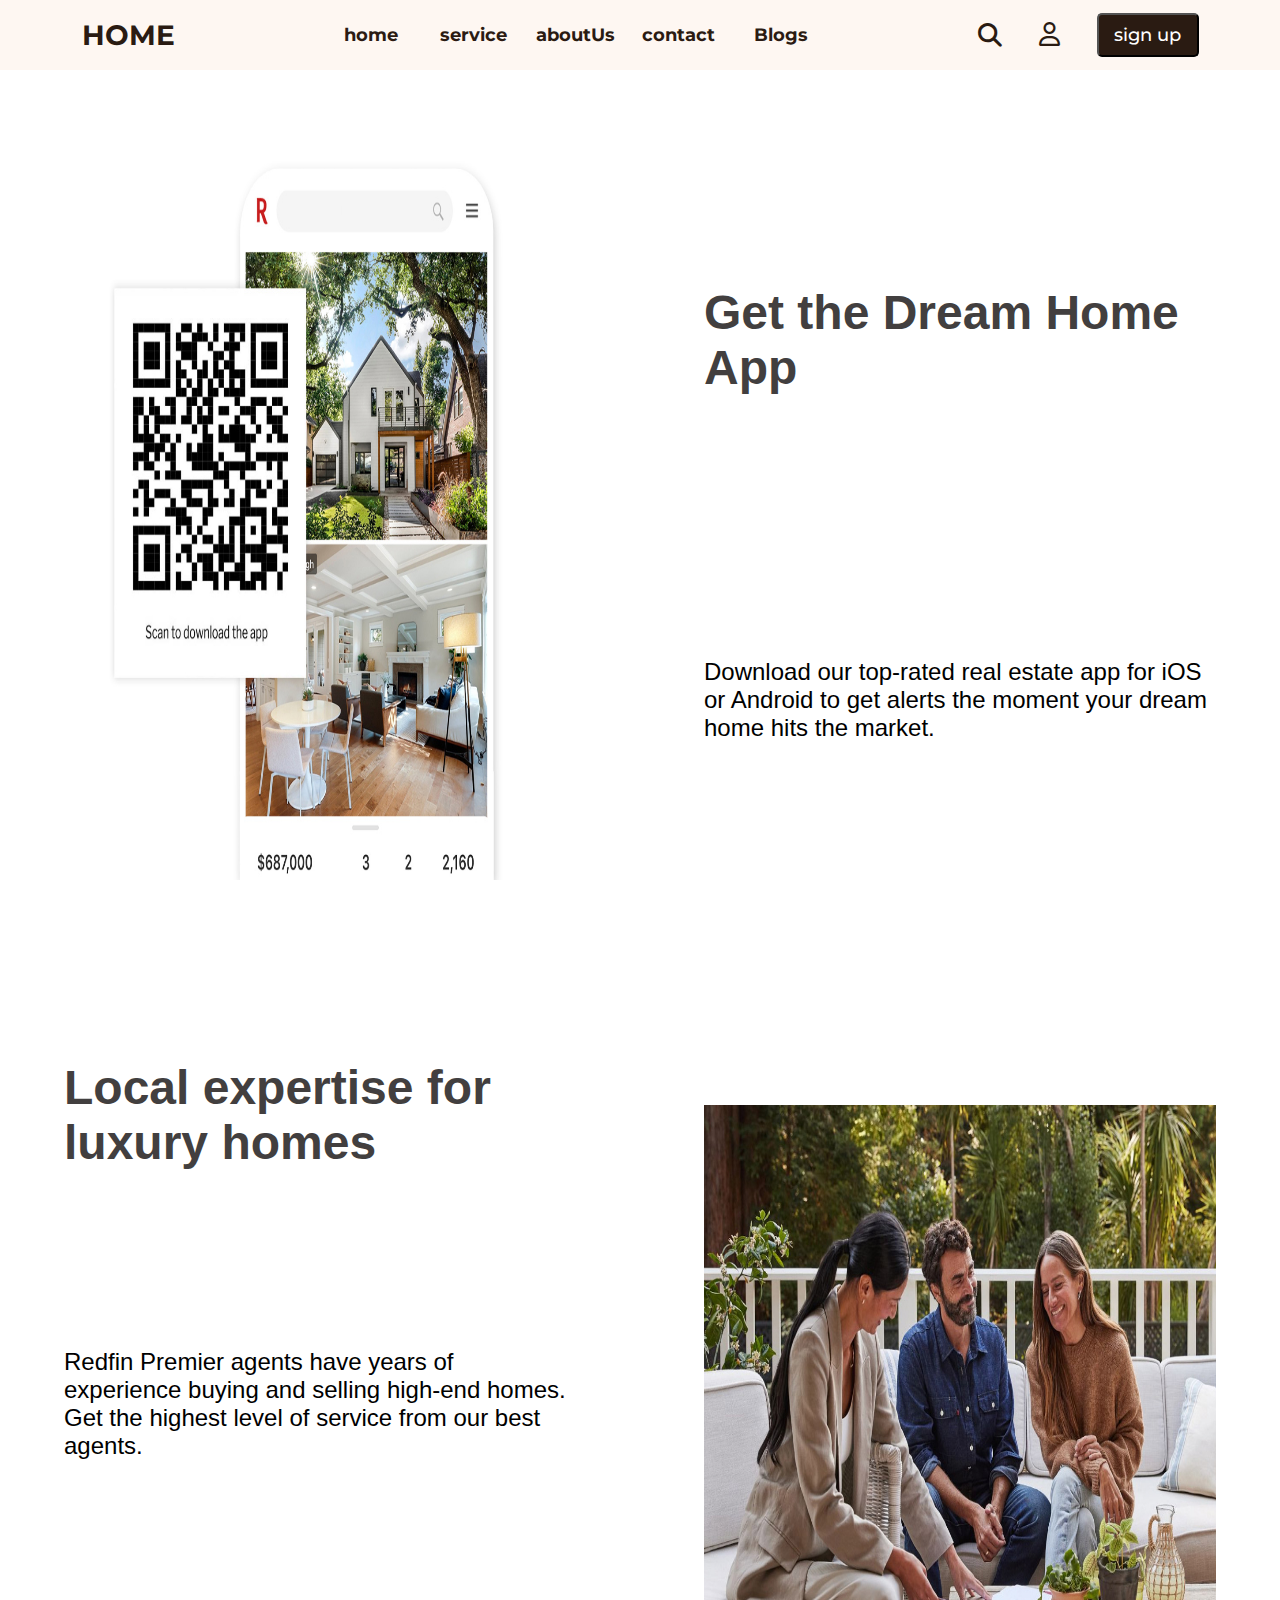
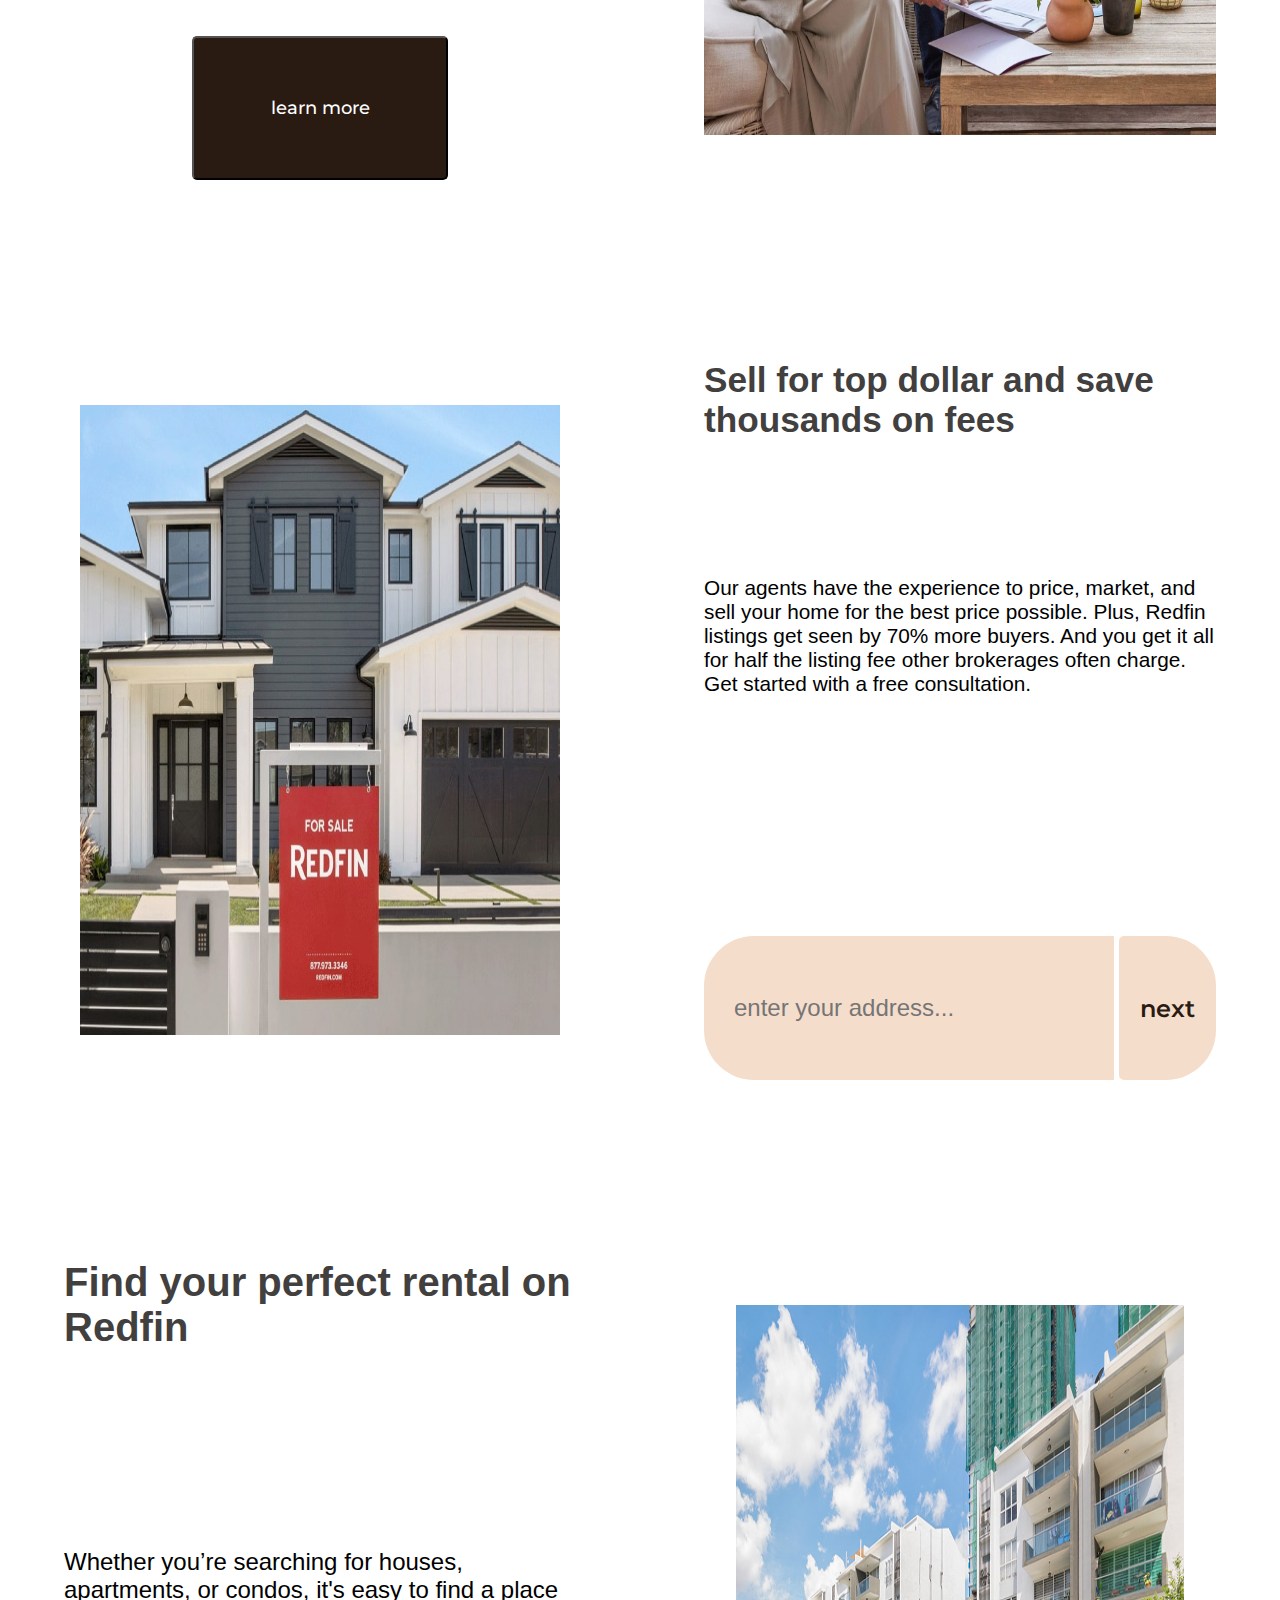
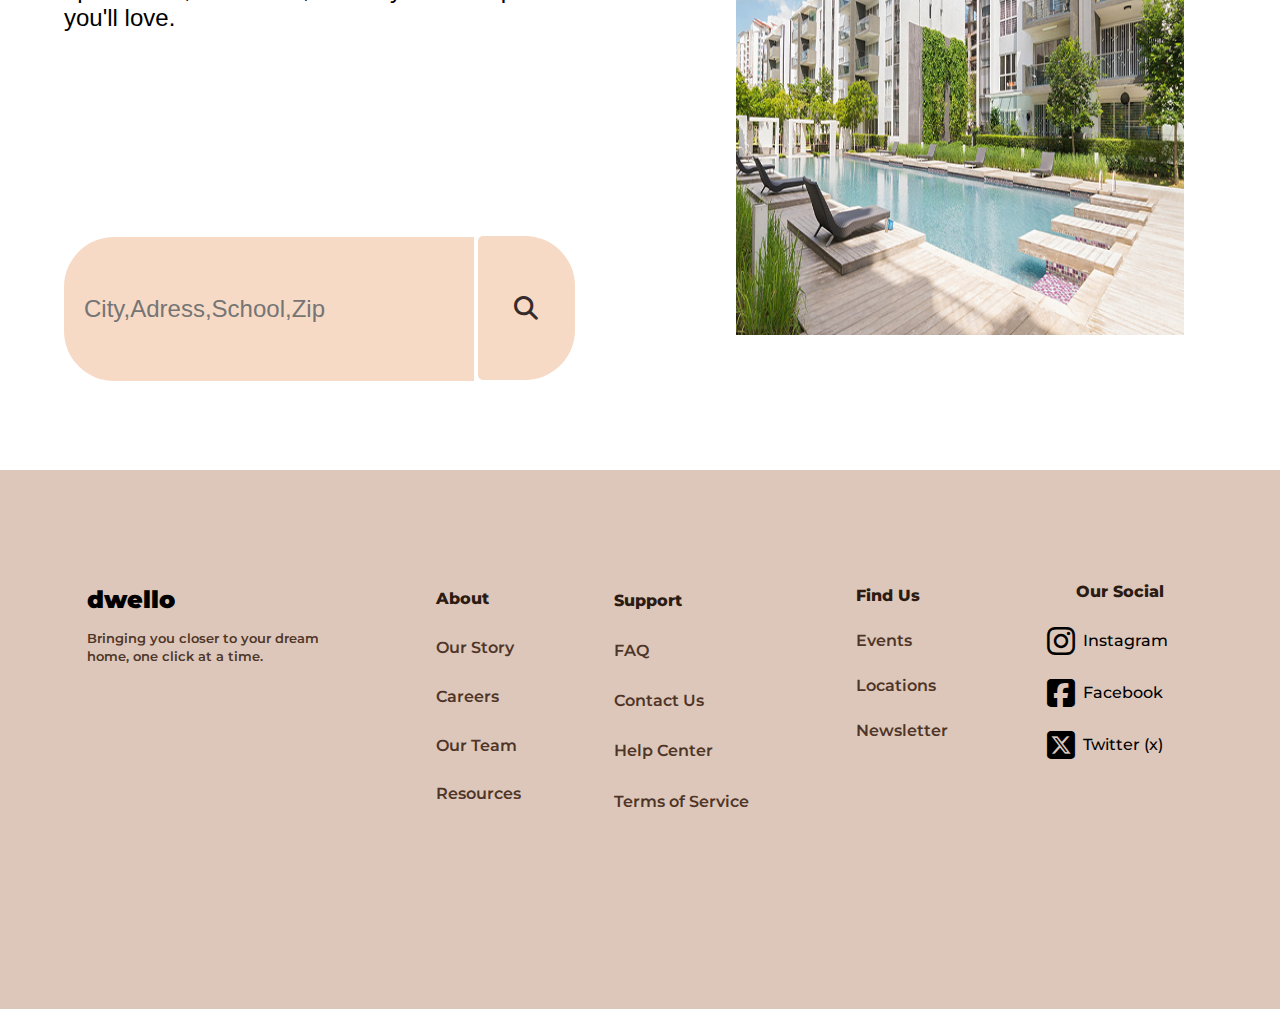
<file: aboutUs.html>
<!DOCTYPE html>
<html lang="en">

<head>
  <meta charset="UTF-8">
  <meta name="viewport" content="width=device-width, initial-scale=1.0">
  <title>Home_aboutUs</title>
  <link rel="stylesheet" href="aboutUs.css">

  <link rel="stylesheet" href="https://cdnjs.cloudflare.com/ajax/libs/font-awesome/6.6.0/css/all.min.css">
  <script src="https://code.jquery.com/jquery-3.7.1.min.js"
    integrity="sha256-/JqT3SQfawRcv/BIHPThkBvs0OEvtFFmqPF/lYI/Cxo=" crossorigin="anonymous"></script>
  <link rel="stylesheet" href="https://cdn.jsdelivr.net/npm/swiper@11/swiper-bundle.min.css" />
  <script src="https://cdn.jsdelivr.net/npm/swiper@11/swiper-bundle.min.js"></script>
  <link rel="preconnect" href="https://fonts.googleapis.com">
  <link rel="preconnect" href="https://fonts.gstatic.com" crossorigin>
  <link href="https://fonts.googleapis.com/css2?family=Montserrat:ital,wght@0,100..900;1,100..900&display=swap"
    rel="stylesheet">

  <link rel="stylesheet" href="https://cdn.jsdelivr.net/npm/swiper@11/swiper-bundle.min.css" />
  <script src="https://cdn.jsdelivr.net/npm/swiper@11/swiper-bundle.min.js"></script>

  <script src="https://ajax.googleapis.com/ajax/libs/jquery/3.7.1/jquery.min.js"></script>
  <script src="https://code.jquery.com/jquery-3.7.1.min.js"
    integrity="sha256-/JqT3SQfawRcv/BIHPThkBvs0OEvtFFmqPF/lYI/Cxo=" crossorigin="anonymous"></script>
  <script src="jquery.scrollUp.min.js"></script>
</head>

<body>


  <div class="menu-btn">
    <i class="fa-solid fa-bars fa-xl" style="color: #2a1b12;"></i>
  </div>

  <div class="side-bar">
    <div class="close-btn">
      <i class="fas fa-times   fa-2xl " style="color: #2a1b12;"></i>
    </div>
    <div class="menu">
      <div class="item"><a href="index.html"><i class="fa-solid fa-house fa-2xl" style="color: #2a1b12;"></i>Home</a>
      </div>
      <div class="item"><a class="sub-btn"><i class="fa-solid fa-table fa-2xl" style="color: #2a1b12;"></i>services<i
            class="fas fa-angle-right dropdown"></i> </a>
        <div class="sub-menu">
          <a href="#" class="sub-item">Buy</a>
          <a href="#" class="sub-item">Sell</a>
          <a href="#" class="sub-item">Rent</a>
        </div>
      </div>
      <div class="item"><a href="#"><i class="fas fa-th  fa-2xl " style="color: #2a1b12;"></i>Forms</a></div>
      <div class="item">
        <a class="sub-btn"><i class="fas fa-cogs  fa-2xl" style="color: #2a1b12;"></i>Settings<i
            class="fas fa-angle-right dropdown"></i></a>
        <div class="sub-menu">
          <a href="#" class="sub-item">sub item 01</a>
          <a href="#" class="sub-item">sub item 02</a>
        </div>
      </div>
      <div class="item"><a href="#"><i class="fas fa-info-circle  fa-2xl" style="color: #2a1b12;"></i>About</a></div>
      <div class="item"><a href="#"><i class="fa-solid fa-person-chalkboard fa-2xl"
            style="color: #2a1b12;"></i>agents</a></div>
      <div class="item"><a href="#"><i class="fa-solid fa-phone fa-2xl" style="color: #2a1b12;"></i>contact</a></div>
    </div>
  </div>

  <nav>
    <div class="nav_logo">
      <p>HOME</p>
    </div>
    <div class="nav_catagories">
      <div class="nav_catagory">
        <p><a href="index.html" target="_blank">home</a></p>
      </div>
      <div class="nav_catagory">
        <p><a href="product.html" target="_blank">service</a></p>
      </div>
      <div class="nav_catagory">
        <p>aboutUs</p>
      </div>
      <div class="nav_catagory">
        <p><a href="form.html" target="_blank">contact</a></p>
      </div>
      <div class="nav_catagory">
        <p><a href="blog.html" target="_blank">Blogs</a></p>
      </div>
    </div>
    <div class="nav_icons">
      <div class="search">
        <i class="fa-solid fa-magnifying-glass fa-xl" style="color: #2a1b12;"></i>
      </div>
      <div class="profile">
        <a href="profile.html"> <i class="fa-regular fa-user fa-xl" style="color: #2a1b12;"></i></a>
      </div>
      <div class="sign_up">
        <a href="signUp.html"><button>sign up</button></a>
      </div>
    </div>
  </nav>


  <div class="first_section">
    <div class="first_left">
      <div class="mobile"><img src="mobile.jpg" alt="aa" height="100%" width="100%"></div>
    </div>
    <div class="first_right">
      <div class="first_text">
        <div class="first_heading">
          <h1>Get the Dream Home App</h1>
        </div>
        <div class="first_paragraph">
          <p>Download our top-rated real estate app for iOS or Android to get alerts the moment your dream home hits the
            market.</p>
        </div>
      </div>
    </div>
  </div>


  <div class="second_section">
    <div class="second_left">
      <div class="second_text">
        <div class="second_heading">
          <h1>Local expertise for luxury homes</h1>
        </div>
        <div class="second_paragraph">
          <p>Redfin Premier agents have years of experience buying and selling high-end homes. Get the highest level of
            service from our best agents.</p>
        </div>
        <div class="learn_more"><button>learn more</button></div>
      </div>
    </div>
    <div class="second_right">
      <div class="second_image"><img src="client.jpg" alt="aa" height="100%" width="100%"></div>
    </div>
  </div>


  <div class="third_section">
    <div class="third_left">
      <div class="third_image"><img src="sell_for_more.jpg" alt="aa" height="100%" width="100%"></div>
    </div>
    <div class="third_right">
      <div class="third_text">
        <div class="third_heading">
          <h1>Sell for top dollar and save thousands on fees</h1>
        </div>
        <div class="third_paragraph">
          <p>Our agents have the experience to price, market, and sell your home for the best price possible. Plus,
            Redfin listings get seen by 70% more buyers. And you get it all for half the listing fee other brokerages
            often charge. Get started with a free consultation.</p>
        </div>
        <div class="third_adress">
          <input type="text" placeholder="enter your address...">
          <button>next</button>
        </div>
      </div>
    </div>
  </div>


  <div class="fourth">
    <div class="fourth_left">
      <div class="fourth_text">
        <div class="fourth_heading">
          <h1>Find your perfect rental on Redfin</h1>
        </div>
        <div class="fourth_paragraph">
          <p>Whether you’re searching for houses, apartments, or condos, it's easy to find a place you'll love.
          </p>
        </div>
        <div class="fourth_address">
          <input type="text" placeholder="City,Adress,School,Zip">
          <button><i class="fa-solid fa-magnifying-glass"></i></button>
        </div>
      </div>
    </div>
    <div class="fourth_right">
      <div class="fourth_image"><img src="Rental_Image.jpg" alt="aa" height="100%" width="100%"></div>
    </div>
  </div>



  <footer>
    <div class="footer1">
      <div class="footer1_logo">
        <p>dwello</p>
      </div>
      <div class="footer1_text">
        <span>Bringing you closer to your dream home, one click at a time.</span>
      </div>
    </div>
    <div class="footer2">
      <ul>
        <li style="color: #2B1B12; font-weight: 800;">About</li>

        <li> Our Story</li>
        <li>Careers</li>
        <li>Our Team</li>
        <li> Resources</li>

      </ul>
    </div>
    <div class="footer3">
      <ul>
        <li style="color: #2B1B12; font-weight: 800;">Support</li>
        <li>FAQ</li>
        <li>Contact Us</li>
        <li>Help Center</li>
        <li>Terms of Service</li>
        </li>
      </ul>
    </div>
    <div class="footer4">
      <ul>
        <li style="color: #2B1B12; font-weight: 800;">Find Us</li>
        <li>Events</li>
        <li>Locations</li>
        <li>Newsletter</li>
      </ul>
    </div>
    <div class="footer5">
      <div class="footer5_heading">
        <p>Our Social</p>
      </div>

      <div class="social_media">
        <div class="social_icon">
          <i class="fa-brands fa-instagram" style="font-size: 2rem;"></i>
        </div>
        <div class="social_text">
          <p>Instagram</p>
        </div>
      </div>
      <div class="social_media">
        <div class="social_icon">
          <i class="fa-brands fa-square-facebook" style="font-size: 2rem;"></i>
        </div>
        <div class="social_text">
          <p>Facebook</p>
        </div>
      </div>
      <div class="social_media">
        <div class="social_icon">
          <i class="fa-brands fa-square-x-twitter" style="font-size: 2rem;"></i>
        </div>
        <div class="social_text">
          <p>Twitter (x)</p>
        </div>
      </div>
    </div>
    </div>
  </footer>

  <script type="text/javascript">
    $(document).ready(function () {
      //j query for toggle sub menus
      $('.sub-btn').click(function () {
        $(this).next('.sub-menu').slideToggle();
        $(this).find('.dropdown').toggleClass('rotate');
      })

      //j query for expand and collesp the sidebar

      $('.menu-btn').click(function () {
        $('.side-bar').fadeIn();
        $('.menu-btn').css("visiility", "hidden");

      })

      $('.close-btn').click(function () {
        $('.side-bar').fadeOut();
        $('.menu-btn').css("visiility", "visible");
      })


    })
  </script>


</body>

</html>
</file>
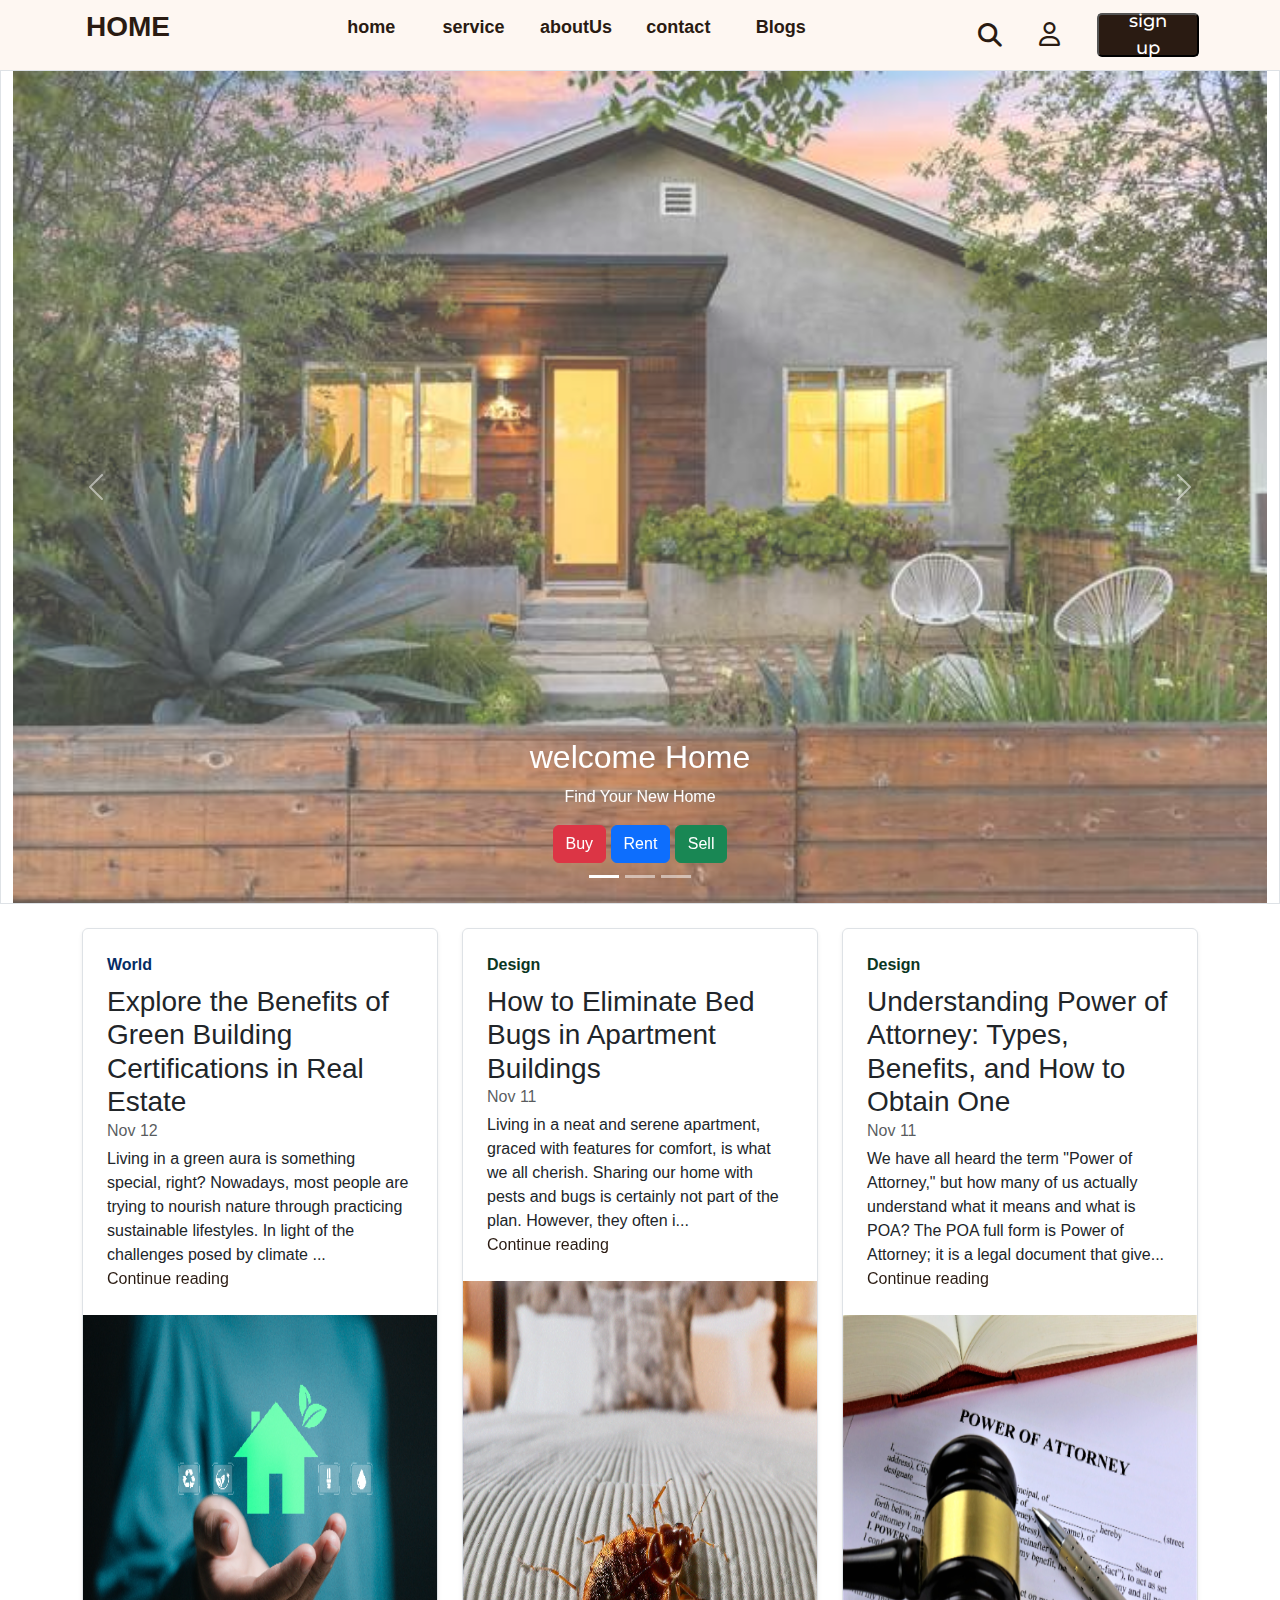
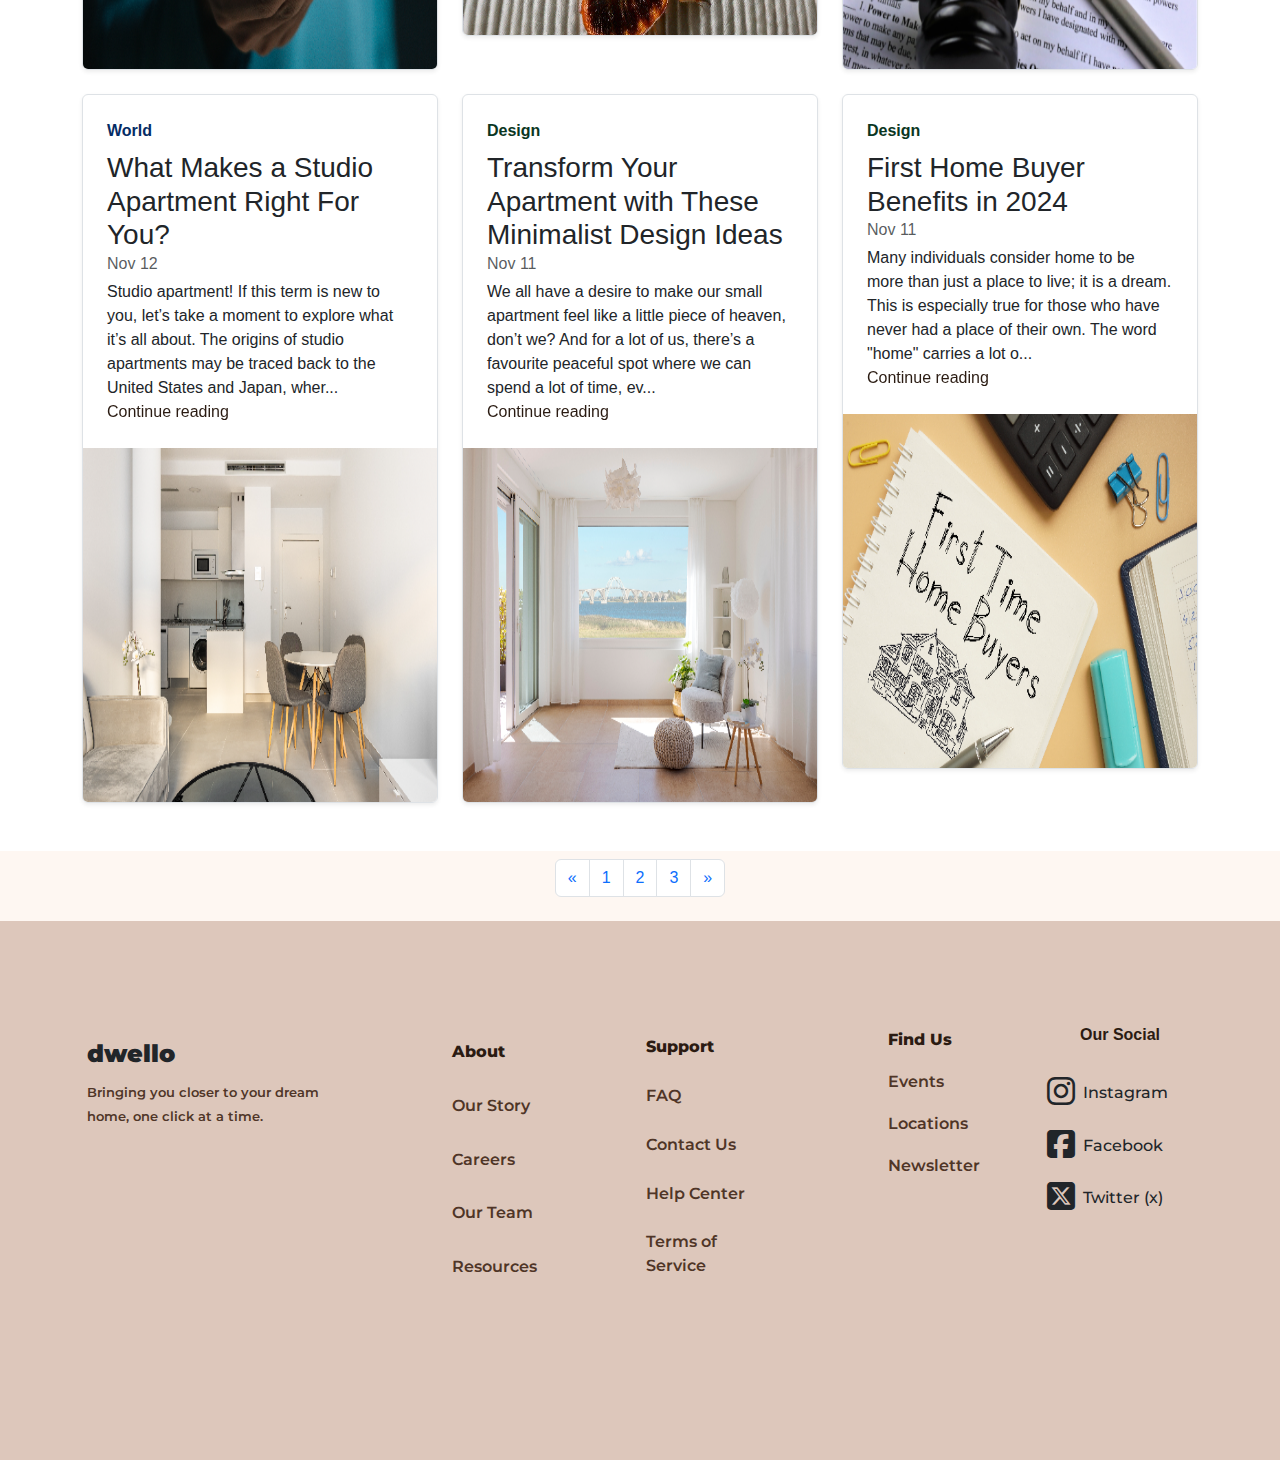
<file: blog.html>
<!DOCTYPE html>
<html lang="en">

<head>
    <meta charset="UTF-8">
    <meta name="viewport" content="width=device-width, initial-scale=1.0">
    <title>Home blog</title>
    <link rel="stylesheet" href="blog.css">
    <link rel="stylesheet" href="https://cdnjs.cloudflare.com/ajax/libs/font-awesome/6.6.0/css/all.min.css">

    <link rel="stylesheet" href="https://cdnjs.cloudflare.com/ajax/libs/font-awesome/6.6.0/css/all.min.css">
    <script src="https://code.jquery.com/jquery-3.7.1.min.js"
        integrity="sha256-/JqT3SQfawRcv/BIHPThkBvs0OEvtFFmqPF/lYI/Cxo=" crossorigin="anonymous"></script>
    <link rel="stylesheet" href="https://cdn.jsdelivr.net/npm/swiper@11/swiper-bundle.min.css" />
    <script src="https://cdn.jsdelivr.net/npm/swiper@11/swiper-bundle.min.js"></script>
    <link rel="preconnect" href="https://fonts.googleapis.com">
    <link rel="preconnect" href="https://fonts.gstatic.com" crossorigin>
    <link href="https://fonts.googleapis.com/css2?family=Montserrat:ital,wght@0,100..900;1,100..900&display=swap"
        rel="stylesheet">

    <link rel="stylesheet" href="https://cdn.jsdelivr.net/npm/swiper@11/swiper-bundle.min.css" />
    <link href="https://cdn.jsdelivr.net/npm/bootstrap@5.3.3/dist/css/bootstrap.min.css" rel="stylesheet"
        integrity="sha384-QWTKZyjpPEjISv5WaRU9OFeRpok6YctnYmDr5pNlyT2bRjXh0JMhjY6hW+ALEwIH" crossorigin="anonymous">
    <script src="https://cdn.jsdelivr.net/npm/swiper@11/swiper-bundle.min.js"></script>

    <script src="https://ajax.googleapis.com/ajax/libs/jquery/3.7.1/jquery.min.js"></script>
    <script src="https://code.jquery.com/jquery-3.7.1.min.js"
        integrity="sha256-/JqT3SQfawRcv/BIHPThkBvs0OEvtFFmqPF/lYI/Cxo=" crossorigin="anonymous"></script>
    <script src="jquery.scrollUp.min.js"></script>
</head>

<style>
    a {
        color: #2a1b12;
        text-decoration: none;
    }
</style>

<body>


    <div class="menu-btn">
        <i class="fa-solid fa-bars fa-xl" style="color: #2a1b12;"></i>
    </div>

    <div class="side-bar" style="background: rgb(212, 184, 166);">
        <div class="close-btn">
            <i class="fas fa-times   fa-2xl " style="color: #2a1b12;"></i>
        </div>
        <div class="menu">
            <div class="item"><a href="index.html"><i class="fa-solid fa-house fa-2xl"
                        style="color: #2a1b12;"></i>Home</a></div>
            <div class="item"><a class="sub-btn"><i class="fa-solid fa-table fa-2xl"
                        style="color: #2a1b12;"></i>services<i class="fas fa-angle-right dropdown"></i> </a>
                <div class="sub-menu">
                    <a href="#" class="sub-item">Buy</a>
                    <a href="#" class="sub-item">Sell</a>
                    <a href="#" class="sub-item">Rent</a>
                </div>
            </div>
            <div class="item"><a href="#"><i class="fas fa-th  fa-2xl " style="color: #2a1b12;"></i>Forms</a></div>
            <div class="item">
                <a class="sub-btn"><i class="fas fa-cogs  fa-2xl" style="color: #2a1b12;"></i>Settings<i
                        class="fas fa-angle-right dropdown"></i></a>
                <div class="sub-menu">
                    <a href="profile.html" class="sub-item">profile</a>
                    <a href="blog.html" class="sub-item">Blogs</a>
                </div>
            </div>
            <div class="item"><a href="#"><i class="fas fa-info-circle  fa-2xl" style="color: #2a1b12;"></i>About</a>
            </div>
            <div class="item"><a href="#"><i class="fa-solid fa-person-chalkboard fa-2xl"
                        style="color: #2a1b12;"></i>agents</a></div>
            <div class="item"><a href="form.html"><i class="fa-solid fa-phone fa-2xl"
                        style="color: #2a1b12;"></i>contact</a>
            </div>
        </div>
    </div>

    <nav>
        <div class="nav_logo">
            <p>HOME</p>
        </div>
        <div class="nav_catagories">
            <div class="nav_catagory">
                <p><a href="index.html" target="_blank">home</a></p>
            </div>
            <div class="nav_catagory">
                <p><a href="product.html" target="_blank">service</a></p>
            </div>
            <div class="nav_catagory">
                <p><a href="aboutUs.html" target="_blank">aboutUs</a></p>
            </div>
            <div class="nav_catagory">
                <p><a href="form.html">contact</a></p>
            </div>
            <div class="nav_catagory">
                <p><a href="blog.html">Blogs</a></p>
            </div>
        </div>
        <div class="nav_icons">
            <div class="search">
                <i class="fa-solid fa-magnifying-glass fa-xl" style="color: #2a1b12;"></i>
            </div>
            <div class="profile">
                <a href="profile.html"> <i class="fa-regular fa-user fa-xl" style="color: #2a1b12;"></i></a>
            </div>
            <div class="sign_up">
                <a href="signUp.html "><button class="p-3 d-flex align-items-center">sign up</button></a>
            </div>
        </div>
    </nav>

    <!-- loginmodal -->
    <div class="modal fade" id="loginModal" tabindex="-1" aria-labelledby="loginModalLabel" aria-hidden="true">
        <div class="modal-dialog">
            <div class="modal-content">
                <div class="modal-header">
                    <h1 class="modal-title fs-5" id="exampleModalLabel">LogIn modal</h1>
                    <button type="button" class="btn-close" data-bs-dismiss="modal" aria-label="Close"></button>
                </div>
                <div class="modal-body">
                    <form>
                        <div class="mb-3">
                            <label for="exampleInputEmail1" class="form-label">Email address</label>
                            <input type="email" class="form-control" id="exampleInputEmail1"
                                aria-describedby="emailHelp">
                            <div id="emailHelp" class="form-text">We'll never share your email with anyone else.</div>
                        </div>
                        <div class="mb-3">
                            <label for="exampleInputPassword1" class="form-label">Password</label>
                            <input type="password" class="form-control" id="exampleInputPassword1">
                        </div>
                        <div class="mb-3 form-check">
                            <input type="checkbox" class="form-check-input" id="exampleCheck1">
                            <label class="form-check-label" for="exampleCheck1">Check me out</label>
                        </div>
                        <button type="submit" class="btn btn-primary">Submit</button>
                    </form>
                </div>
                <div class="modal-footer">
                    <button type="button" class="btn btn-secondary" data-bs-dismiss="modal">Close</button>
                    <button type="button" class="btn btn-primary">Save changes</button>
                </div>
            </div>
        </div>
    </div>


    <div id="carouselExampleCaptions" class="carousel slide carousel-fade ">
        <div class="carousel-indicators">
            <button type="button" data-bs-target="#carouselExampleCaptions" data-bs-slide-to="0" class="active"
                aria-current="true" aria-label="Slide 1"></button>
            <button type="button" data-bs-target="#carouselExampleCaptions" data-bs-slide-to="1"
                aria-label="Slide 2"></button>
            <button type="button" data-bs-target="#carouselExampleCaptions" data-bs-slide-to="2"
                aria-label="Slide 3"></button>
        </div>
        <div class="carousel-inner">
            <div class="container-fluid d-flex border">
                <div class="carousel-item active mt-10">
                    <img src="los houe1.jpg" class="d-block  opacity-75 W-100" alt="...">
                    <div class="carousel-caption d-none d-md-block  ">
                        <h2>welcome Home</h2>
                        <p>Find Your New Home</p>
                        <button class="btn btn-danger">Buy</button>
                        <button class="btn btn-primary">Rent</button>
                        <button class="btn btn-success">Sell</button>
                    </div>
                </div>
                <div class="carousel-item mt-10">
                    <img src="los house 2.jpg" class="d-block  opacity-75" alt="...">
                    <div class="carousel-caption d-none d-md-block ">
                        <h2>welcome Home</h2>
                        <p>Find Your New Home</p>
                        <button class="btn btn-danger">Buy</button>
                        <button class="btn btn-primary">Rent</button>
                        <button class="btn btn-success">Sell</button>
                    </div>
                </div>
                <div class="carousel-item mt-10">
                    <img src="los house 3.jpg" class="d-block  opacity-75" alt="...">
                    <div class="carousel-caption d-none d-md-block ">
                        <h2>welcome Home</h2>
                        <p>Find Your New Home</p>
                        <button class="btn btn-danger">Buy</button>
                        <button class="btn btn-primary">Rent</button>
                        <button class="btn btn-success">Sell</button>

                    </div>
                </div>
            </div>
        </div>
        <button class="carousel-control-prev" type="button" data-bs-target="#carouselExampleCaptions"
            data-bs-slide="prev">
            <span class="carousel-control-prev-icon " aria-hidden="true"></span>
            <span class="visually-hidden">Previous</span>
        </button>
        <button class="carousel-control-next" type="button" data-bs-target="#carouselExampleCaptions"
            data-bs-slide="next">
            <span class="carousel-control-next-icon " aria-hidden="true"></span>
            <span class="visually-hidden">Next</span>
        </button>
    </div>

    <div class="container my-4">
        <div class="row ">

            <div class="col-md-4">
                <div
                    class="row g-0 border rounded overflow-hidden flex-md-row mb-4 shadow-sm h-md-250 position-relative">
                    <div class="col p-4 d-flex flex-column position-static">
                        <strong class="d-inline-block mb-2 text-primary-emphasis">World</strong>
                        <h3 class="mb-0">Explore the Benefits of Green Building Certifications in Real Estate</h3>
                        <div class="mb-1 text-body-secondary">Nov 12</div>
                        <p class="card-text mb-auto">Living in a green aura is something special, right? Nowadays, most people are trying to nourish nature through practicing sustainable lifestyles. In light of the challenges posed by climate ...</p>
                        <a href="#" class="icon-link gap-1 icon-link-hover stretched-link">
                            Continue reading
                            <svg class="bi">
                                <use xlink:href="#chevron-right"></use>
                            </svg>
                        </a>
                    </div>
                    <div class="col-auto d-none d-sm-block">
                        <img src="blog1.png" class="bd-placeholder-img" width="200" height="200"
                            style="aspect-ratio: 1/1;">
                    </div>
                </div>
            </div>

            <div class="col-md-4">
                <div
                    class="row g-0 border rounded overflow-hidden flex-md-row mb-4 shadow-sm h-md-250 position-relative">
                    <div class="col p-4 d-flex flex-column position-static">
                        <strong class="d-inline-block mb-2 text-success-emphasis">Design</strong>
                        <h3 class="mb-0">How to Eliminate Bed Bugs in Apartment Buildings</h3>
                        <div class="mb-1 text-body-secondary">Nov 11</div>
                        <p class="mb-auto">Living in a neat and serene apartment, graced with features for comfort, is what we all cherish. Sharing our home with pests and bugs is certainly not part of the plan. However, they often i...</p>
                        <a href="#" class="icon-link gap-1 icon-link-hover stretched-link">
                            Continue reading
                            <svg class="bi">
                                <use xlink:href="#chevron-right"></use>
                            </svg>
                        </a>
                    </div>
                    <div class="col-auto d-none d-sm-block">
                        <img src="blog2.png" class="bd-placeholder-img" width="200" height="200"
                            style="aspect-ratio: 1/1;">
                    </div>
                </div>
            </div>

            <div class="col-md-4">
                <div
                    class="row g-0 border rounded overflow-hidden flex-md-row mb-4 shadow-sm h-md-250 position-relative">
                    <div class="col p-4 d-flex flex-column position-static">
                        <strong class="d-inline-block mb-2 text-success-emphasis">Design</strong>
                        <h3 class="mb-0">Understanding Power of Attorney: Types, Benefits, and How to Obtain One</h3>
                        <div class="mb-1 text-body-secondary">Nov 11</div>
                        <p class="mb-auto">We have all heard the term "Power of Attorney," but how many of us actually understand what it means and what is POA? The POA full form is Power of Attorney; it is a legal document that give...</p>
                        <a href="#" class="icon-link gap-1 icon-link-hover stretched-link">
                            Continue reading
                            <svg class="bi">
                                <use xlink:href="#chevron-right"></use>
                            </svg>
                        </a>
                    </div>
                    <div class="col-auto d-none d-sm-block">
                        <img src="blog3.png" class="bd-placeholder-img" width="200" height="200"
                            style="aspect-ratio: 1/1;">
                    </div>
                </div>
            </div>


        </div>
        <div class="row ">

            <div class="col-md-4">
                <div
                    class="row g-0 border rounded overflow-hidden flex-md-row mb-4 shadow-sm h-md-250 position-relative">
                    <div class="col p-4 d-flex flex-column position-static">
                        <strong class="d-inline-block mb-2 text-primary-emphasis">World</strong>
                        <h3 class="mb-0">What Makes a Studio Apartment Right For You?</h3>
                        <div class="mb-1 text-body-secondary">Nov 12</div>
                        <p class="card-text mb-auto">Studio apartment! If this term is new to you, let’s take a moment to explore what it’s all about. The origins of studio apartments may be traced back to the United States and Japan, wher...</p>
                        <a href="#" class="icon-link gap-1 icon-link-hover stretched-link">
                            Continue reading
                            <svg class="bi">
                                <use xlink:href="#chevron-right"></use>
                            </svg>
                        </a>
                    </div>
                    <div class="col-auto d-none d-sm-block">
                        <img src="blog4.png" class="bd-placeholder-img" width="200" height="200"
                            style="aspect-ratio: 1/1;">
                    </div>
                </div>
            </div>

            <div class="col-md-4">
                <div
                    class="row g-0 border rounded overflow-hidden flex-md-row mb-4 shadow-sm h-md-250 position-relative">
                    <div class="col p-4 d-flex flex-column position-static">
                        <strong class="d-inline-block mb-2 text-success-emphasis">Design</strong>
                        <h3 class="mb-0">Transform Your Apartment with These Minimalist Design Ideas</h3>
                        <div class="mb-1 text-body-secondary">Nov 11</div>
                        <p class="mb-auto">We all have a desire to make our small apartment feel like a little piece of heaven, don’t we? And for a lot of us, there’s a favourite peaceful spot where we can spend a lot of time, ev...</p>
                        <a href="#" class="icon-link gap-1 icon-link-hover stretched-link">
                            Continue reading
                            <svg class="bi">
                                <use xlink:href="#chevron-right"></use>
                            </svg>
                        </a>
                    </div>
                    <div class="col-auto d-none d-sm-block">
                        <img src="blog5.png" class="bd-placeholder-img" width="200" height="200"
                            style="aspect-ratio: 1/1;">
                    </div>
                </div>
            </div>

            <div class="col-md-4">
                <div
                    class="row g-0 border rounded overflow-hidden flex-md-row mb-4 shadow-sm h-md-250 position-relative">
                    <div class="col p-4 d-flex flex-column position-static">
                        <strong class="d-inline-block mb-2 text-success-emphasis">Design</strong>
                        <h3 class="mb-0">First Home Buyer Benefits in 2024</h3>
                        <div class="mb-1 text-body-secondary">Nov 11</div>
                        <p class="mb-auto">Many individuals consider home to be more than just a place to live; it is a dream. This is especially true for those who have never had a place of their own. The word "home" carries a lot o...</p>
                        <a href="#" class="icon-link gap-1 icon-link-hover stretched-link">
                            Continue reading
                            <svg class="bi">
                                <use xlink:href="#chevron-right"></use>
                            </svg>
                        </a>
                    </div>
                    <div class="col-auto d-none d-sm-block">
                        <img src="blog6.png" class="bd-placeholder-img" width="200" height="200"
                            style="aspect-ratio: 1/1;">
                    </div>
                </div>
            </div>


        </div>
    </div>

    <nav aria-label="Page navigation example">
        <ul class="pagination">
            <li class="page-item">
                <a class="page-link" href="#" aria-label="Previous">
                    <span aria-hidden="true">&laquo;</span>
                </a>
            </li>
            <li class="page-item"><a class="page-link" href="#">1</a></li>
            <li class="page-item"><a class="page-link" href="#">2</a></li>
            <li class="page-item"><a class="page-link" href="#">3</a></li>
            <li class="page-item">
                <a class="page-link" href="#" aria-label="Next">
                    <span aria-hidden="true">&raquo;</span>
                </a>
            </li>
        </ul>
    </nav>

    <footer>
        <div class="footer1">
            <div class="footer1_logo">
                <p>dwello</p>
            </div>
            <div class="footer1_text">
                <span>Bringing you closer to your dream home, one click at a time.</span>
            </div>
        </div>
        <div class="footer2">
            <ul>
                <li style="color: #2B1B12; font-weight: 800;">About</li>

                <li> Our Story</li>
                <li>Careers</li>
                <li>Our Team</li>
                <li> Resources</li>

            </ul>
        </div>
        <div class="footer3">
            <ul>
                <li style="color: #2B1B12; font-weight: 800;">Support</li>
                <li>FAQ</li>
                <li>Contact Us</li>
                <li>Help Center</li>
                <li>Terms of Service</li>
                </li>
            </ul>
        </div>
        <div class="footer4">
            <ul>
                <li style="color: #2B1B12; font-weight: 800;">Find Us</li>
                <li>Events</li>
                <li>Locations</li>
                <li>Newsletter</li>
            </ul>
        </div>
        <div class="footer5">
            <div class="footer5_heading">
                <p>Our Social</p>
            </div>

            <div class="social_media">
                <div class="social_icon">
                    <i class="fa-brands fa-instagram" style="font-size: 32px;"></i>
                </div>
                <div class="social_text">
                    <p>Instagram</p>
                </div>
            </div>
            <div class="social_media">
                <div class="social_icon">
                    <i class="fa-brands fa-square-facebook" style="font-size: 32px;"></i>
                </div>
                <div class="social_text">
                    <p>Facebook</p>
                </div>
            </div>
            <div class="social_media">
                <div class="social_icon">
                    <i class="fa-brands fa-square-x-twitter" style="font-size: 32px;"></i>
                </div>
                <div class="social_text">
                    <p>Twitter (x)</p>
                </div>
            </div>
        </div>
        </div>
    </footer>


    <script type="text/javascript">
        $(document).ready(function () {
            //j query for toggle sub menus
            $('.sub-btn').click(function () {
                $(this).next('.sub-menu').slideToggle();
                $(this).find('.dropdown').toggleClass('rotate');
            })

            //j query for expand and collesp the sidebar

            $('.menu-btn').click(function () {
                $('.side-bar').fadeIn();
                $('.menu-btn').css("visiility", "hidden");

            })

            $('.close-btn').click(function () {
                $('.side-bar').fadeOut();
                $('.menu-btn').css("visiility", "visible");
            })


        })
    </script>


    <script src="https://cdn.jsdelivr.net/npm/bootstrap@5.3.3/dist/js/bootstrap.bundle.min.js"
        integrity="sha384-YvpcrYf0tY3lHB60NNkmXc5s9fDVZLESaAA55NDzOxhy9GkcIdslK1eN7N6jIeHz"
        crossorigin="anonymous"></script>
</body>

</html>
</file>
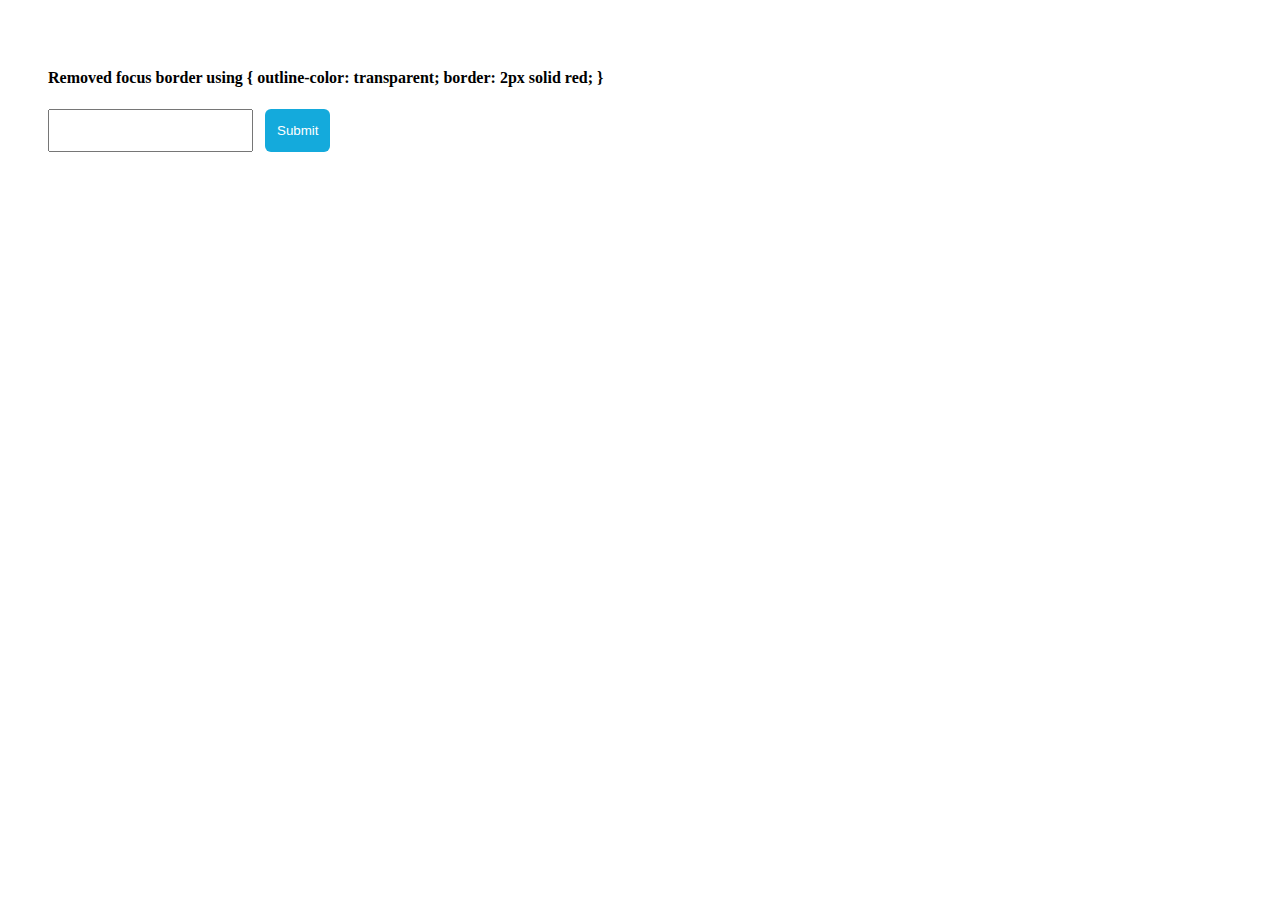
<file: click.html>
<!DOCTYPE html>
<html lang="en">

<head>
	<meta charset="UTF-8">
	<meta name="viewport" content="width=device-width,
				initial-scale=1.0">
	<style>
		body {
			padding: 40px;
		}

		.flex {
			display: flex;
			gap: 12px;
		}

		.btn-red {
			background-color: rgb(20, 170, 220);
			color: white;
			border: none;
			padding: 0px 12px;
			border-radius: 6px;
		}

		input {
			padding: 12px;
		}

		input:focus {
			outline-color: transparent;
			/* border: 2px solid rgb(0, 174, 255); */
		}
	</style>
	<title>Document</title>
</head>

<body>

	<h4>
		Removed focus border using {
		outline-color: transparent;
		border: 2px solid red;
		}
	</h4>
	<div class="flex">
		<input type="text" class="">
		<button class="btn-red">Submit</button>
	</div>

</body>

</html>
</file>
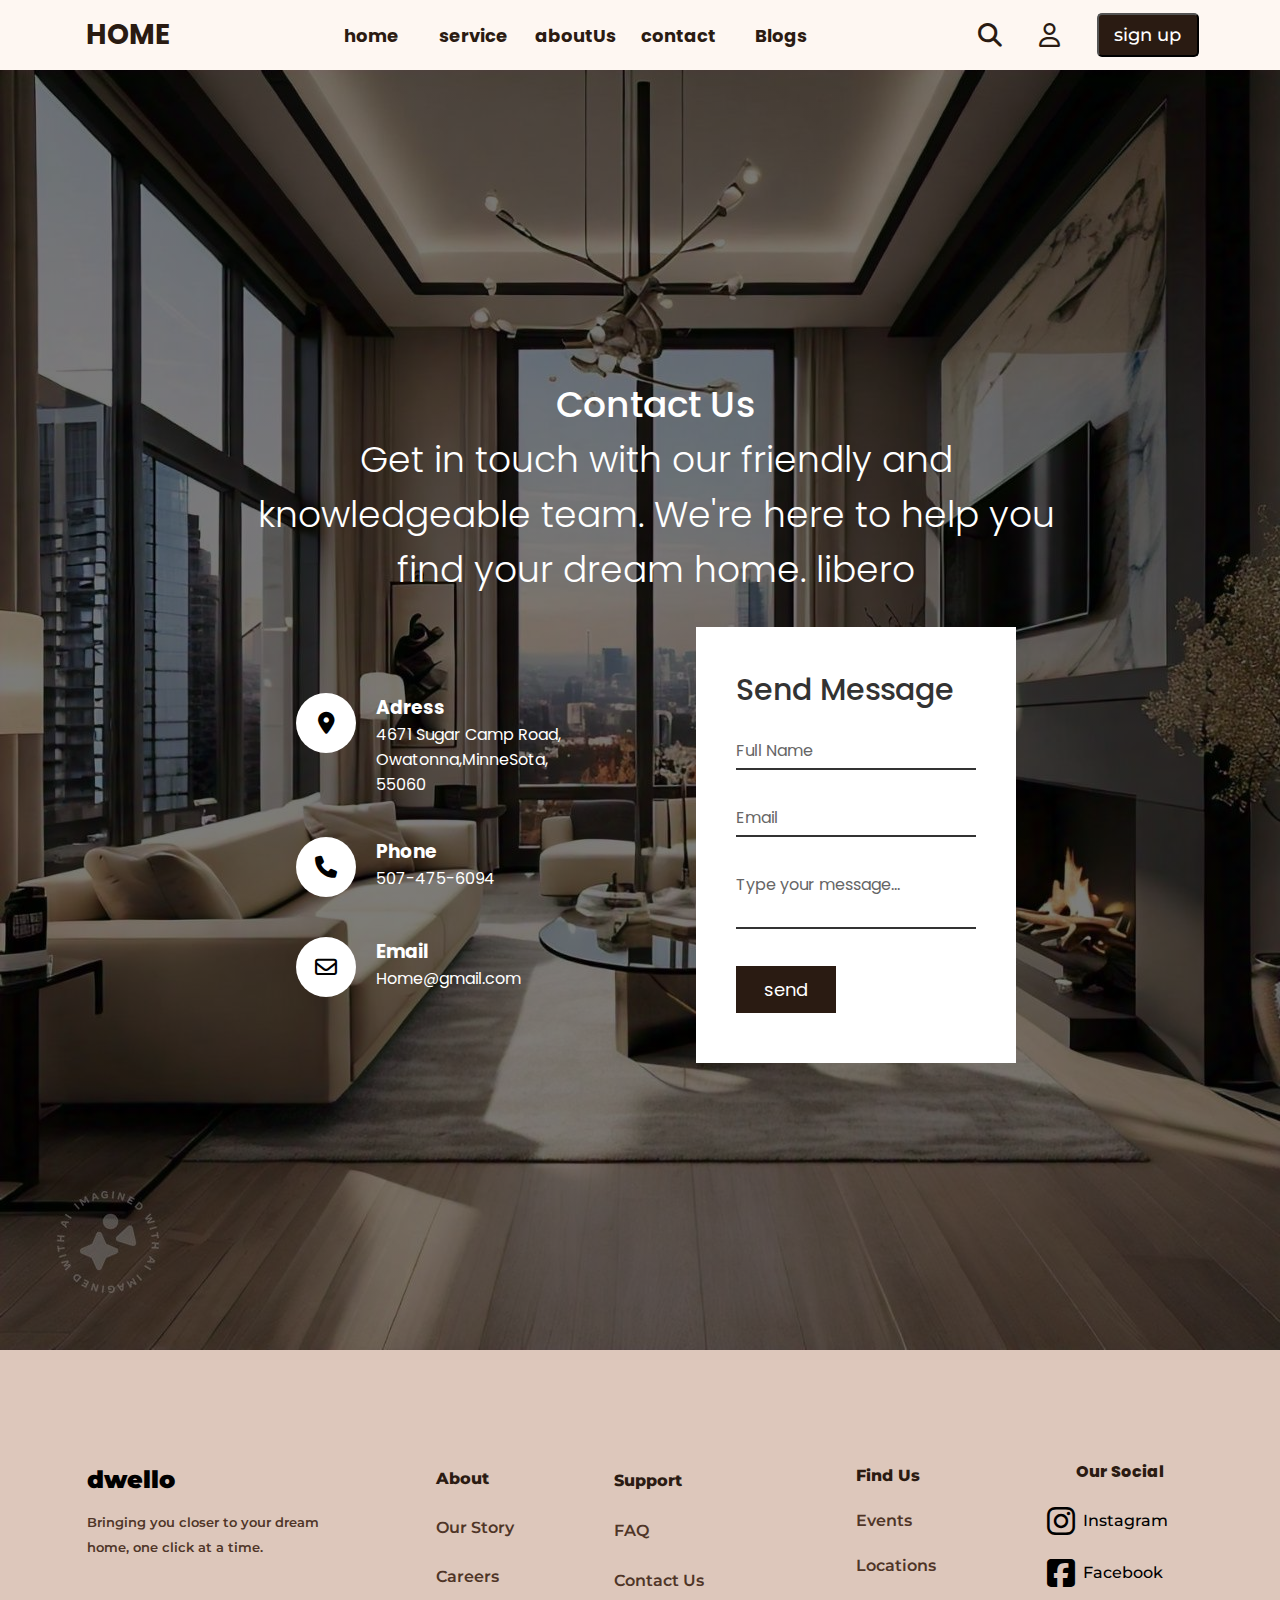
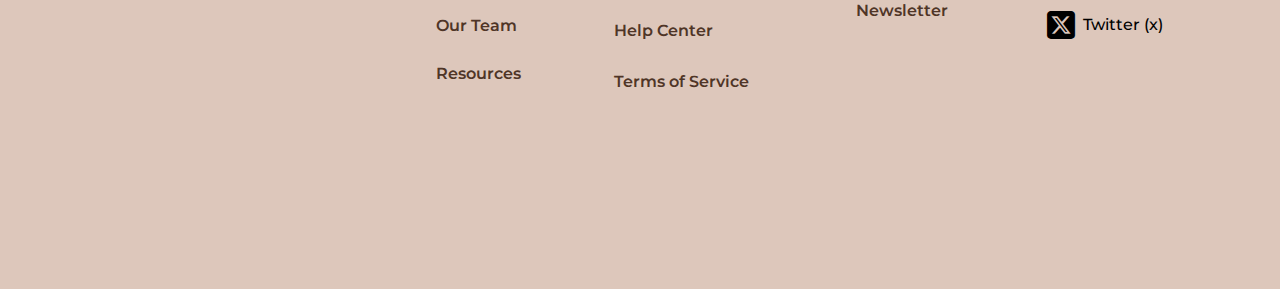
<file: form.html>
<!DOCTYPE html>
<html lang="en">

<head>
    <meta charset="UTF-8">
    <meta name="viewport" content="width=device-width, initial-scale=1.0">
    <title>Home_ContactUs</title>
    <link rel="stylesheet" href="form.css">
    <link rel="stylesheet" href="https://cdnjs.cloudflare.com/ajax/libs/font-awesome/6.6.0/css/all.min.css">

    <link rel="stylesheet" href="https://cdnjs.cloudflare.com/ajax/libs/font-awesome/6.6.0/css/all.min.css">
    <script src="https://code.jquery.com/jquery-3.7.1.min.js"
        integrity="sha256-/JqT3SQfawRcv/BIHPThkBvs0OEvtFFmqPF/lYI/Cxo=" crossorigin="anonymous"></script>
    <link rel="stylesheet" href="https://cdn.jsdelivr.net/npm/swiper@11/swiper-bundle.min.css" />
    <script src="https://cdn.jsdelivr.net/npm/swiper@11/swiper-bundle.min.js"></script>
    <link rel="preconnect" href="https://fonts.googleapis.com">
    <link rel="preconnect" href="https://fonts.gstatic.com" crossorigin>
    <link href="https://fonts.googleapis.com/css2?family=Montserrat:ital,wght@0,100..900;1,100..900&display=swap"
        rel="stylesheet">

    <link rel="stylesheet" href="https://cdn.jsdelivr.net/npm/swiper@11/swiper-bundle.min.css" />
    <script src="https://cdn.jsdelivr.net/npm/swiper@11/swiper-bundle.min.js"></script>

    <script src="https://ajax.googleapis.com/ajax/libs/jquery/3.7.1/jquery.min.js"></script>
    <script src="https://code.jquery.com/jquery-3.7.1.min.js"
        integrity="sha256-/JqT3SQfawRcv/BIHPThkBvs0OEvtFFmqPF/lYI/Cxo=" crossorigin="anonymous"></script>
    <script src="jquery.scrollUp.min.js"></script>
</head>

<body>


    <div class="menu-btn">
        <i class="fa-solid fa-bars fa-xl" style="color: #2a1b12;"></i>
    </div>

    <div class="side-bar" style="background: rgb(212, 184, 166);">
        <div class="close-btn">
            <i class="fas fa-times   fa-2xl " style="color: #2a1b12;"></i>
        </div>
        <div class="menu">
            <div class="item"><a href="index.html"><i class="fa-solid fa-house fa-2xl"
                        style="color: #2a1b12;"></i>Home</a></div>
            <div class="item"><a class="sub-btn"><i class="fa-solid fa-table fa-2xl"
                        style="color: #2a1b12;"></i>services<i class="fas fa-angle-right dropdown"></i> </a>
                <div class="sub-menu">
                    <a href="#" class="sub-item">Buy</a>
                    <a href="#" class="sub-item">Sell</a>
                    <a href="#" class="sub-item">Rent</a>
                </div>
            </div>
            <div class="item"><a href="#"><i class="fas fa-th  fa-2xl " style="color: #2a1b12;"></i>Forms</a></div>
            <div class="item">
                <a class="sub-btn"><i class="fas fa-cogs  fa-2xl" style="color: #2a1b12;"></i>Settings<i
                        class="fas fa-angle-right dropdown"></i></a>
                <div class="sub-menu">
                    <a href="#" class="sub-item">sub item 01</a>
                    <a href="#" class="sub-item">sub item 02</a>
                </div>
            </div>
            <div class="item"><a href="#"><i class="fas fa-info-circle  fa-2xl" style="color: #2a1b12;"></i>About</a>
            </div>
            <div class="item"><a href="#"><i class="fa-solid fa-person-chalkboard fa-2xl"
                        style="color: #2a1b12;"></i>agents</a></div>
            <div class="item"><a href="#"><i class="fa-solid fa-phone fa-2xl" style="color: #2a1b12;"></i>contact</a>
            </div>
        </div>
    </div>

    <nav>
        <div class="nav_logo">
            <p>HOME</p>
        </div>
        <div class="nav_catagories">
            <div class="nav_catagory">
                <p><a href="index.html" target="_blank">home</a></p>
            </div>
            <div class="nav_catagory">
                <p><a href="product.html" target="_blank">service</a></p>
            </div>
            <div class="nav_catagory">
                <p><a href="aboutUs.html" target="_blank">aboutUs</a></p>
            </div>
            <div class="nav_catagory">
                <p>contact</p>
            </div>
            <div class="nav_catagory">
                <p><a href="blog.html">Blogs</a></p>
            </div>
        </div>
        <div class="nav_icons">
            <div class="search">
                <i class="fa-solid fa-magnifying-glass fa-xl" style="color: #2a1b12;"></i>
            </div>
            <div class="profile">
                <a href="profile.html"><i class="fa-regular fa-user fa-xl" style="color: #2a1b12;"></i></a>
            </div>
            <div class="sign_up">
                <a href="signUp.html"><button>sign up</button></a>
            </div>
        </div>
    </nav>

    <div class="bg-image"></div>


    <section class="contact">
        <div class="content">
            <h2 style="color: white">Contact Us</h2>
            <p style="color: white">Get in touch with our friendly and knowledgeable team. We're here to help
                you find your dream home.
                libero </p>
        </div>
        <div class="container">

            <div class="contactInfo">

                <div class="box">
                    <div class="icon"><i class="fa-solid fa-location-dot"></i></div>
                    <div class="text">
                        <h3>Adress</h3>
                        <p>4671 Sugar Camp Road, <br> Owatonna,MinneSota, <br>55060</p>
                    </div>
                </div>

                <div class="box">
                    <div class="icon"><i class="fa-solid fa-phone"></i></div>
                    <div class="text">
                        <h3>Phone</h3>
                        <p>507-475-6094</p>
                    </div>
                </div>

                <div class="box">
                    <div class="icon"><i class="fa-regular fa-envelope"></i></div>
                    <div class="text">
                        <h3>Email</h3>
                        <p>Home@gmail.com</p>
                    </div>
                </div>
            </div>

            <div class="contactForm">

                <form>
                    <h2>Send Message</h2>

                    <div class="inputBox">
                        <input type="text" name="" required="required">
                        <span>Full Name</span>
                    </div>

                    <div class="inputBox">
                        <input type="text" name="" required="required">
                        <span>Email</span>
                    </div>

                    <div class="inputBox">
                        <textarea required="required"></textarea>
                        <span>Type your message...</span>
                    </div>

                    <div class="inputBox">
                        <input type="submit" name="" value="send">
                    </div>
                </form>

            </div>


        </div>
    </section>

    <footer>
        <div class="footer1">
            <div class="footer1_logo">
                <p>dwello</p>
            </div>
            <div class="footer1_text">
                <span>Bringing you closer to your dream home, one click at a time.</span>
            </div>
        </div>
        <div class="footer2">
            <ul>
                <li style="color: #2B1B12; font-weight: 800;">About</li>

                <li> Our Story</li>
                <li>Careers</li>
                <li>Our Team</li>
                <li> Resources</li>

            </ul>
        </div>
        <div class="footer3">
            <ul>
                <li style="color: #2B1B12; font-weight: 800;">Support</li>
                <li>FAQ</li>
                <li>Contact Us</li>
                <li>Help Center</li>
                <li>Terms of Service</li>
                </li>
            </ul>
        </div>
        <div class="footer4">
            <ul>
                <li style="color: #2B1B12; font-weight: 800;">Find Us</li>
                <li>Events</li>
                <li>Locations</li>
                <li>Newsletter</li>
            </ul>
        </div>
        <div class="footer5">
            <div class="footer5_heading">
                <p>Our Social</p>
            </div>

            <div class="social_media">
                <div class="social_icon">
                    <i class="fa-brands fa-instagram" style="font-size: 2rem;"></i>
                </div>
                <div class="social_text">
                    <p>Instagram</p>
                </div>
            </div>
            <div class="social_media">
                <div class="social_icon">
                    <i class="fa-brands fa-square-facebook" style="font-size: 2rem;"></i>
                </div>
                <div class="social_text">
                    <p>Facebook</p>
                </div>
            </div>
            <div class="social_media">
                <div class="social_icon">
                    <i class="fa-brands fa-square-x-twitter" style="font-size: 2rem;"></i>
                </div>
                <div class="social_text">
                    <p>Twitter (x)</p>
                </div>
            </div>
        </div>
        </div>
    </footer>


    <script type="text/javascript">
        $(document).ready(function () {
            //j query for toggle sub menus
            $('.sub-btn').click(function () {
                $(this).next('.sub-menu').slideToggle();
                $(this).find('.dropdown').toggleClass('rotate');
            })

            //j query for expand and collesp the sidebar

            $('.menu-btn').click(function () {
                $('.side-bar').fadeIn();
                $('.menu-btn').css("visiility", "hidden");

            })

            $('.close-btn').click(function () {
                $('.side-bar').fadeOut();
                $('.menu-btn').css("visiility", "visible");
            })


        })
    </script>




</body>

</html>
</file>
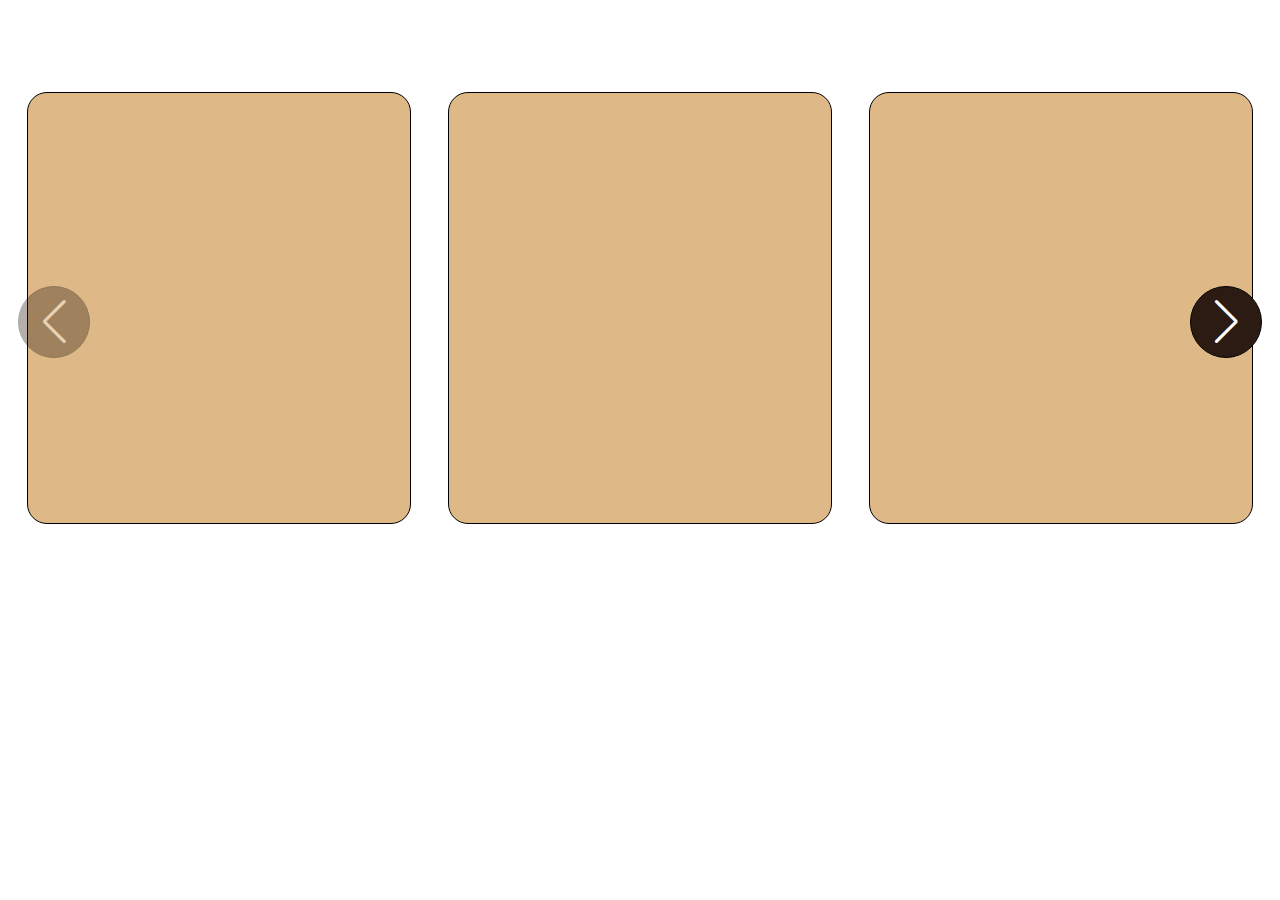
<file: practice.html>
<!DOCTYPE html>
<html lang="en">

<head>
    <meta charset="utf-8" />
    <title>Swiper demo</title>
    <meta name="viewport" content="width=device-width, initial-scale=1, minimum-scale=1, maximum-scale=1" />
    <!-- Link Swiper's CSS -->
    <link rel="stylesheet" href="https://cdn.jsdelivr.net/npm/swiper@11/swiper-bundle.min.css" />

    <!-- Demo styles -->
    <style>
        /* html, */
        /* body {
            position: relative;
            height: 100%;
        }

        body {
            background: #eee;
            font-family: Helvetica Neue, Helvetica, Arial, sans-serif;
            font-size: 14px;
            color: #000;
            margin: 0;
            padding: 0;
        } */

        .swiper {
            width: 100%;
            height: 600px;
            /* border: 1px solid black; */
        }

        .swiper-slide {
            text-align: center;
            font-size: 18px;
            background: #fff;
            display: flex;
            justify-content: space-around;
            align-items: center;
            /* border: 1px solid black; */
            /* background-color: aqua; */
            height: 600px;
            width: 600px;
        }

        .swiper-slide img {
            display: block;
            width: 100%;
            height: 100%;
            object-fit: cover;
            /* border: 1px solid black; */
            /* background-color: aqua; */
        }

        .cart {
            height: 430px;
            width: 382px;
            border: 1px solid black;
            background-color: burlywood;
            border-radius: 20px;
        }

        .swiper-button-next{
            border: 1px solid black;
            border-radius: 50%;
            height: 70px;
            width: 70px;
            background: #2B1B12;
            color: #FFFFFF;
        }

        .swiper-button-prev{
            border: 1px solid black;
            border-radius: 50%;
            height: 70px;
            width: 70px;
            background: #2B1B12;
            color: #FFFFFF;
        }
    </style>
    
<script>
    $(document).ready(function () {

        $(".cart").click(function () {

            alert("The paragraph was clicked.");

        });

    });
</script>
</head>

<body>
    <!-- Swiper -->
    <div class="swiper mySwiper">
        <div class="swiper-wrapper">
            <div class="swiper-slide">

                <div class="cart"></div>
                <div class="cart"></div>
                <div class="cart"></div>

            </div>

            <div class="swiper-slide">

                <div class="cart"></div>
                <div class="cart"></div>
                <div class="cart"></div>

            </div>

            <div class="swiper-slide">

                <div class="cart"></div>
                <div class="cart"></div>
                <div class="cart"></div>

            </div>


            <div class="swiper-slide">

                <div class="cart"></div>
                <div class="cart"></div>
                <div class="cart"></div>

            </div>

            <div class="swiper-slide">

                <div class="cart"></div>
                <div class="cart"></div>
                <div class="cart"></div>

            </div>

            <div class="swiper-slide">

                <div class="cart"></div>
                <div class="cart"></div>
                <div class="cart"></div>

            </div>

            <div class="swiper-slide">

                <div class="cart"></div>
                <div class="cart"></div>
                <div class="cart"></div>

            </div>

            <div class="swiper-slide">

                <div class="cart"></div>
                <div class="cart"></div>
                <div class="cart"></div>

            </div>

            <div class="swiper-slide">

                <div class="cart"></div>
                <div class="cart"></div>
                <div class="cart"></div>

            </div>

        </div>

        <div class="swiper-button-next"></div>
        <div class="swiper-button-prev"></div>
        
    </div>

    <!-- Swiper JS -->
    <script src="https://cdn.jsdelivr.net/npm/swiper@11/swiper-bundle.min.js"></script>

    <!-- Initialize Swiper -->
    <script>
        var swiper = new Swiper(".mySwiper", {
            navigation: {
                nextEl: ".swiper-button-next",
                prevEl: ".swiper-button-prev",
            },
        });
    </script>

</body>

</html>
</file>
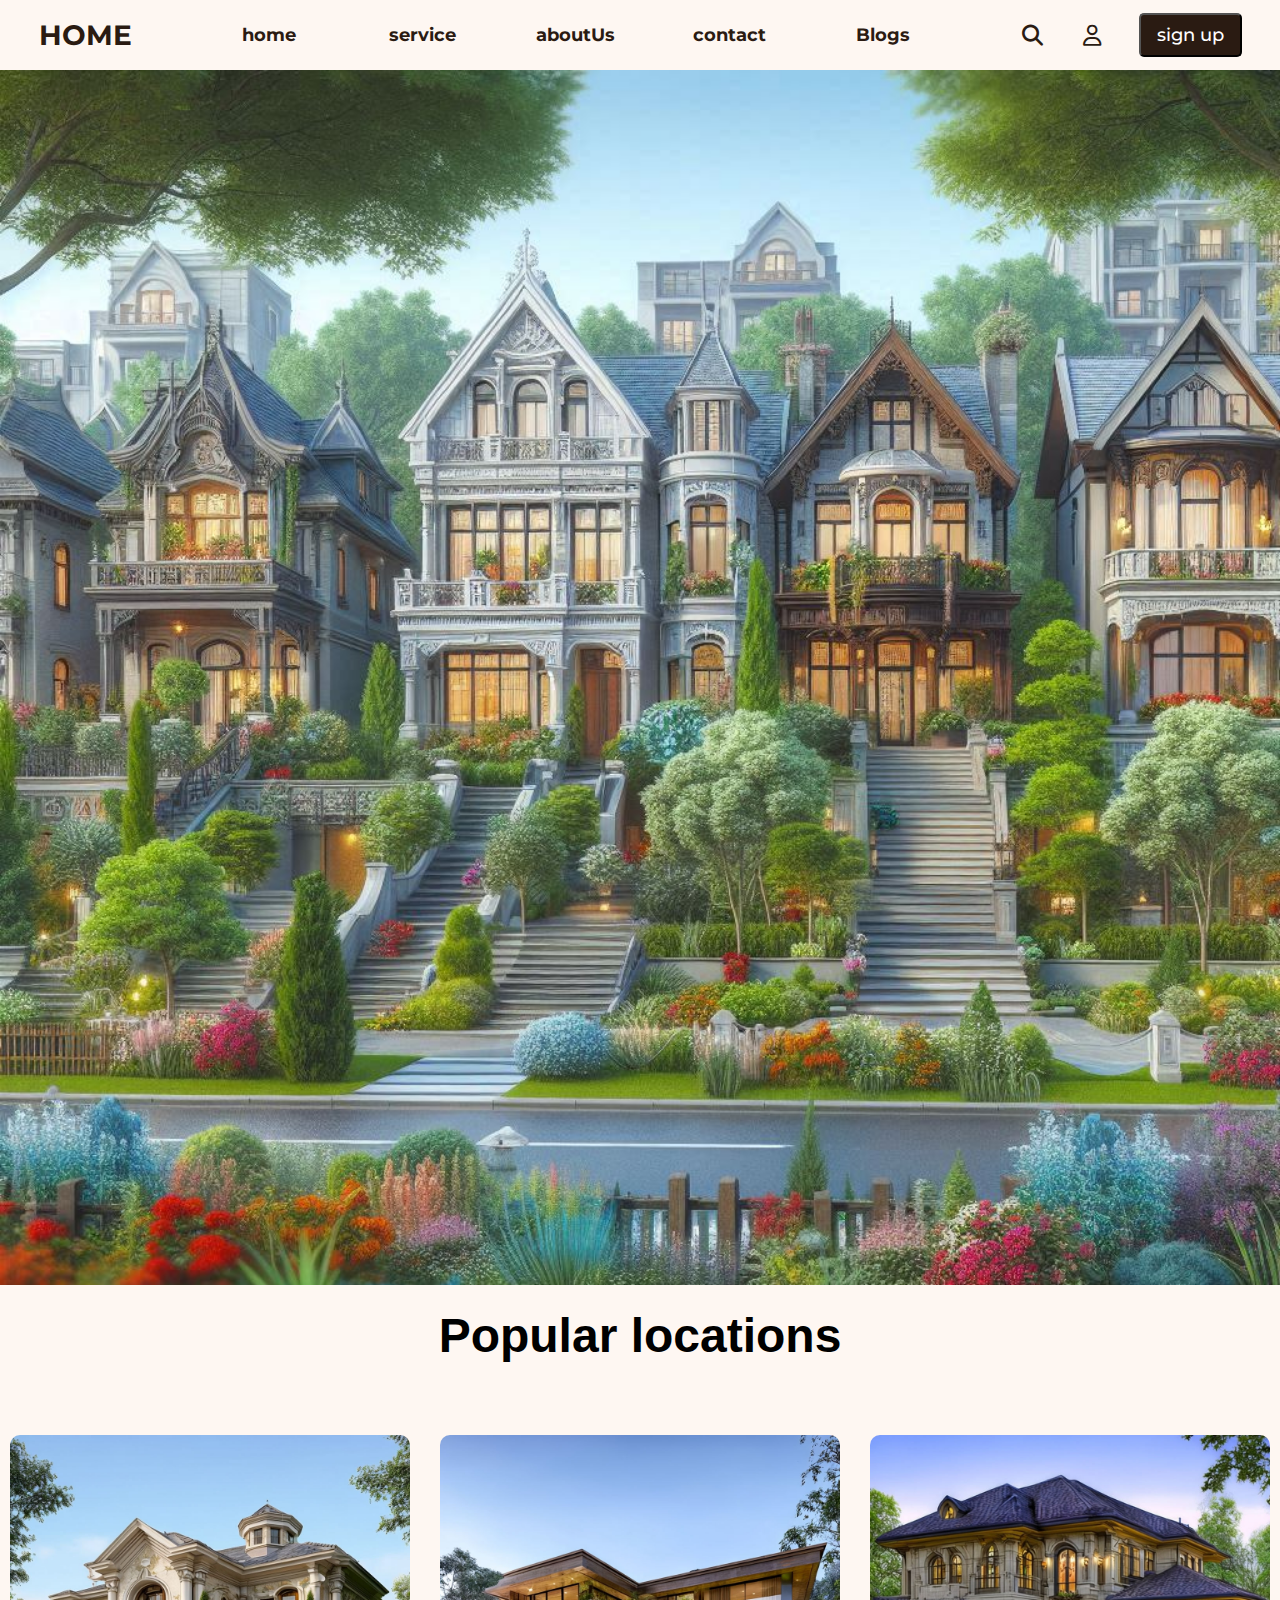
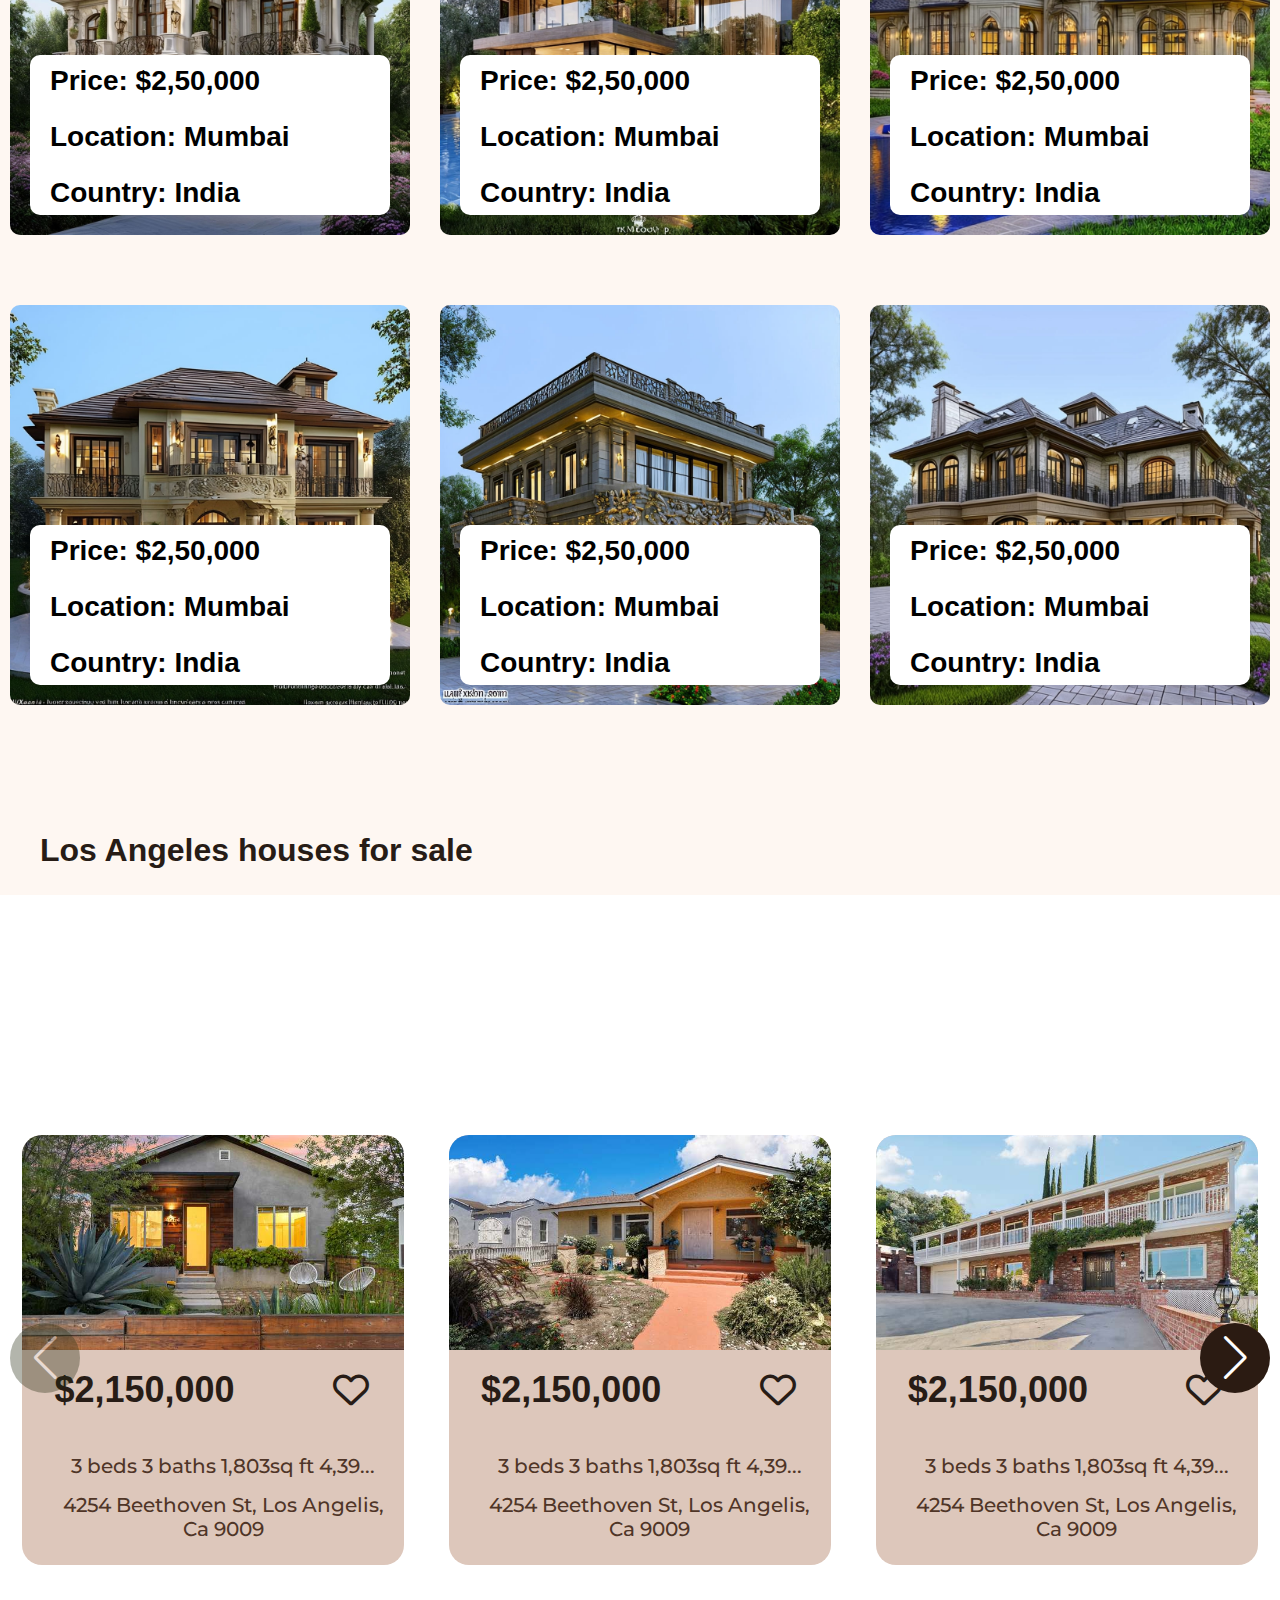
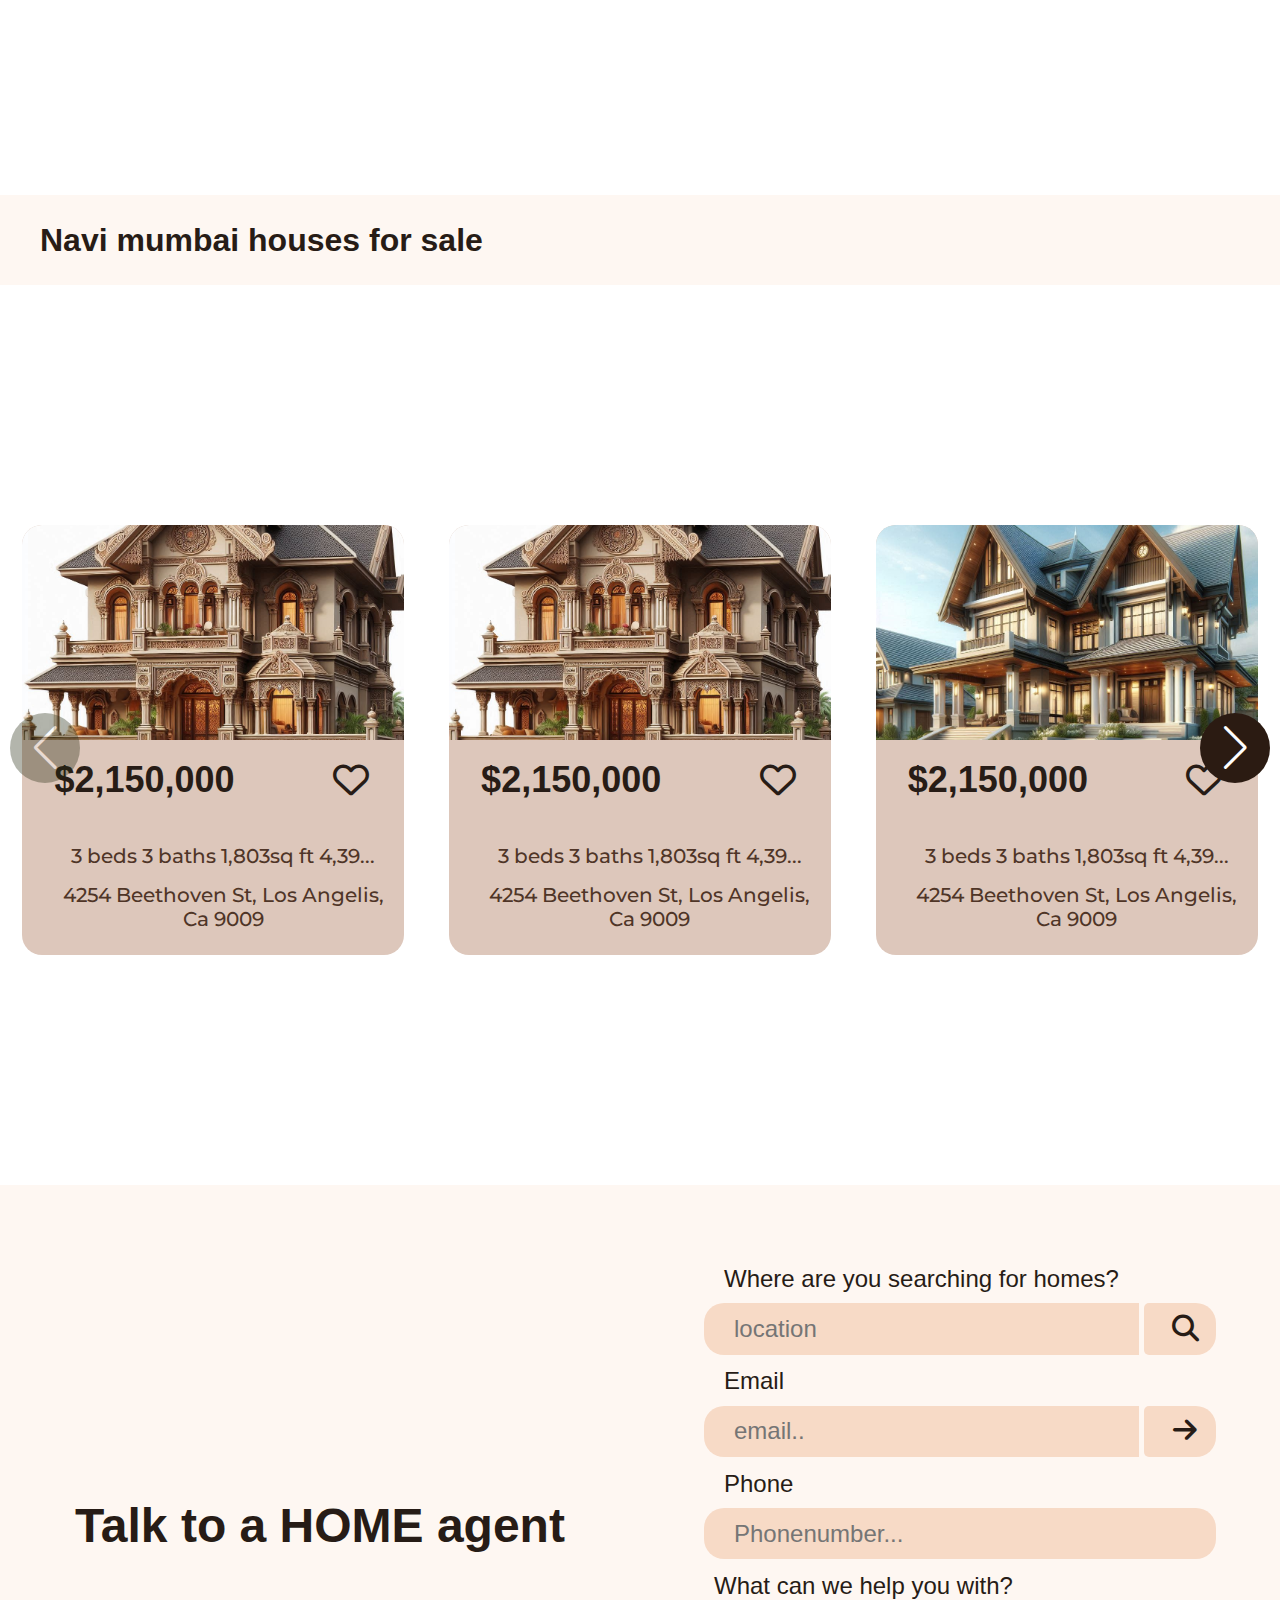
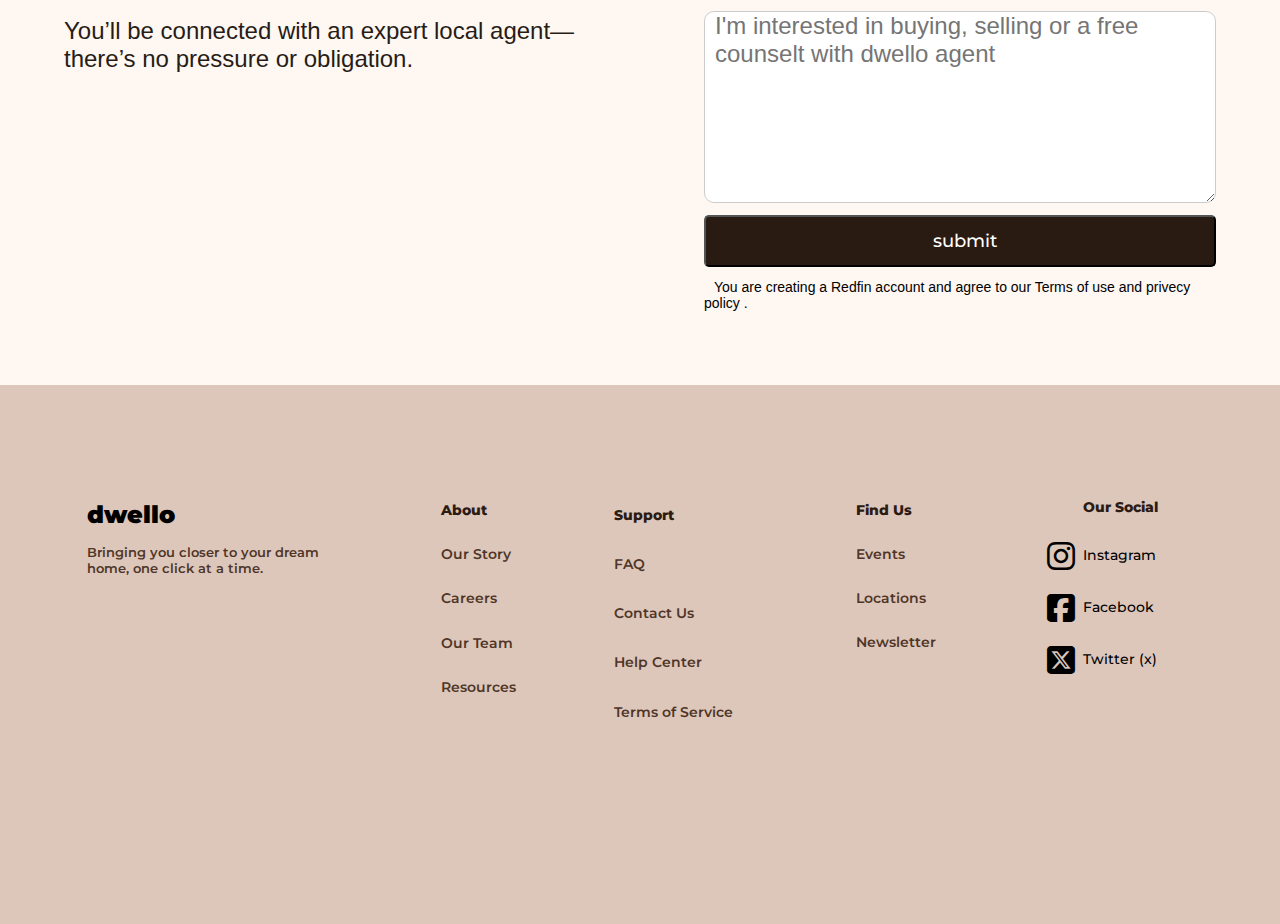
<file: product.html>
<!DOCTYPE html>
<html lang="en">

<head>
  <meta charset="UTF-8">
  <meta name="viewport" content="width=device-width, initial-scale=1.0">
  <title>Home_services</title>
  <link rel="stylesheet" href="https://cdnjs.cloudflare.com/ajax/libs/font-awesome/6.6.0/css/all.min.css">
  <script src="https://code.jquery.com/jquery-3.7.1.min.js"
    integrity="sha256-/JqT3SQfawRcv/BIHPThkBvs0OEvtFFmqPF/lYI/Cxo=" crossorigin="anonymous"></script>
  <link rel="stylesheet" href="https://cdn.jsdelivr.net/npm/swiper@11/swiper-bundle.min.css" />
  <script src="https://cdn.jsdelivr.net/npm/swiper@11/swiper-bundle.min.js"></script>
  <link rel="preconnect" href="https://fonts.googleapis.com">
  <link rel="preconnect" href="https://fonts.gstatic.com" crossorigin>
  <link href="https://fonts.googleapis.com/css2?family=Montserrat:ital,wght@0,100..900;1,100..900&display=swap"
    rel="stylesheet">

  <link rel="stylesheet" href="https://cdn.jsdelivr.net/npm/swiper@11/swiper-bundle.min.css" />
  <script src="https://cdn.jsdelivr.net/npm/swiper@11/swiper-bundle.min.js"></script>

  <script src="https://ajax.googleapis.com/ajax/libs/jquery/3.7.1/jquery.min.js"></script>
  <script src="https://code.jquery.com/jquery-3.7.1.min.js"
    integrity="sha256-/JqT3SQfawRcv/BIHPThkBvs0OEvtFFmqPF/lYI/Cxo=" crossorigin="anonymous"></script>
  <script src="jquery.scrollUp.min.js"></script>

  <link rel="stylesheet" href="style2.css">
</head>

<style>
  #scrollUp {
    bottom: 20px;
    right: 20px;
    color: transparent;
    background-image: url("top.png");
    height: 38px;
    width: 38px;
  }
</style>

<script>
  $(function () {
    $.scrollUp();
    scrollText: 'Top'
    scrollSpeed: 5000
  });
</script>


<style>
  .swiper-button-next {
    height: 70px;
    width: 70px;
    border-radius: 50%;
    /* border: 1px solid black; */
    background: #2B1B12;
    color: #FFFFFF;
  }

  .swiper-button-prev {
    height: 70px;
    width: 70px;
    border-radius: 50%;
    /* border: 1px solid black; */
    background: #252B12;
    color: #FFFFFF;
  }


  @media screen and (max-width:500px) {

    .swiper-button-prev {
      display: none;
    }

    .swiper-button-next {
      display: none;
    }

  }
</style>

<style>
  html,
  body {
    position: relative;
    height: 100%;
  }

  body {
    /* background: #eee; */
    background: #FEF7F2;
    font-family: Helvetica Neue, Helvetica, Arial, sans-serif;
    font-size: 14px;
    color: #000;
    margin: 0;
    padding: 0;
  }

  .swiper {
    width: 100%;
    height: 100%;
  }

  .swiper-slide {
    text-align: center;
    font-size: 18px;
    background: #fff;
    display: flex;
    justify-content: center;
    align-items: center;
  }

  .swiper-slide img {
    display: block;
    width: 100%;
    height: 100%;
    object-fit: cover;
  }

  a {
    text-decoration: none;
    color: #2B1B12;
  }
</style>


<body>

  <div class="menu-btn">
    <i class="fa-solid fa-bars fa-xl" style="color: #2a1b12;"></i>
  </div>

  <div class="side-bar" style="background: rgb(212, 184, 166);">
    <div class="close-btn">
      <i class="fas fa-times   fa-2xl " style="color: #2a1b12;"></i>
    </div>
    <div class="menu">
      <div class="item"><a href="index.html"><i class="fa-solid fa-house fa-2xl" style="color: #2a1b12;"></i>Home</a>
      </div>
      <div class="item"><a class="sub-btn"><i class="fa-solid fa-table fa-2xl" style="color: #2a1b12;"></i>services<i
            class="fas fa-angle-right dropdown"></i> </a>
        <div class="sub-menu">
          <a href="#" class="sub-item">Buy</a>
          <a href="#" class="sub-item">Sell</a>
          <a href="#" class="sub-item">Rent</a>
        </div>
      </div>
      <div class="item"><a href="#"><i class="fas fa-th  fa-2xl " style="color: #2a1b12;"></i>Forms</a></div>
      <div class="item">
        <a class="sub-btn"><i class="fas fa-cogs  fa-2xl" style="color: #2a1b12;"></i>Settings<i
            class="fas fa-angle-right dropdown"></i></a>
        <div class="sub-menu">
          <a href="profile.html" class="sub-item">Profile</a>
          <a href="blog.html" class="sub-item">Blogs</a>
        </div>
      </div>
      <div class="item"><a href="#"><i class="fas fa-info-circle  fa-2xl" style="color: #2a1b12;"></i>About</a></div>
      <div class="item"><a href="#"><i class="fa-solid fa-person-chalkboard fa-2xl"
            style="color: #2a1b12;"></i>agents</a></div>
      <div class="item"><a href="#"><i class="fa-solid fa-phone fa-2xl" style="color: #2a1b12;"></i>contact</a></div>
    </div>
  </div>



  <nav>
    <div class="nav_logo">
      <p>HOME</p>
    </div>
    <div class="nav_catagories">
      <div class="nav_catagory">
        <p><a href="index.html" target="_blank">home</a></p>
      </div>
      <div class="nav_catagory">
        <p>service</p>
      </div>
      <div class="nav_catagory">
        <p><a href="aboutUs.html" target="_blank">aboutUs</a></p>
      </div>
      <div class="nav_catagory">
        <p><a href="form.html" target="_blank">contact</a></p>
      </div>
      <div class="nav_catagory">
        <p><a href="blog.html" target="_blank">Blogs</a></p>
      </div>
    </div>
    <div class="nav_icons">
      <div class="search">
        <i class="fa-solid fa-magnifying-glass fa-xl" style="color: #2a1b12;"></i>
      </div>
      <div class="profile">
        <a href="profile.html"><i class="fa-regular fa-user fa-xl" style="color: #2a1b12;"></i></a>
      </div>
      <div class="sign_up">
        <a href="signUp.html"><button>sign up</button></a>
      </div>
    </div>
  </nav>


  <div class="hero">
    <div class="image"></div>
  </div>


  <div class="popular_locations">
    <div class="popular_locations_tital">
      <h1>Popular locations</h1>
    </div>
    <div class="popular_locations_cards">
      <div class="popular_locations_card card1">



        <div class="popular_location_card_icons">
          <div class="popular_location_card_icon"><i style="color: rgb(236, 66, 94);" class="fa-solid fa-heart"></i>
          </div>
          <div class="popular_location_card_icon"><i style="color: rgb(236, 66, 94);" class="fa-solid fa-comment"></i>
          </div>
          <div class="popular_location_card_icon"><i style="color: rgb(236, 66, 94);"
              class="fa-solid fa-location-dot"></i></div>
        </div>

        <div class="popular_locations_inner_card">
          <div class="popular_location_inner_card_section">
            <h1>Price: $2,50,000</h1>
          </div>
          <div class="popular_location_inner_card_section">
            <h1>Location: Mumbai</h1>
          </div>
          <div class="popular_location_inner_card_section">
            <h1>Country: India</h1>
          </div>
        </div>
      </div>


      <div class="popular_locations_card card2">



        <div class="popular_location_card_icons">
          <div class="popular_location_card_icon"><i style="color: rgb(236, 66, 94);" class="fa-solid fa-heart"></i>
          </div>
          <div class="popular_location_card_icon"><i style="color: rgb(236, 66, 94);" class="fa-solid fa-comment"></i>
          </div>
          <div class="popular_location_card_icon"><i style="color: rgb(236, 66, 94);"
              class="fa-solid fa-location-dot"></i></div>
        </div>

        <div class="popular_locations_inner_card">
          <div class="popular_location_inner_card_section">
            <h1>Price: $2,50,000</h1>
          </div>
          <div class="popular_location_inner_card_section">
            <h1>Location: Mumbai</h1>
          </div>
          <div class="popular_location_inner_card_section">
            <h1>Country: India</h1>
          </div>
        </div>
      </div>


      <div class="popular_locations_card card3">



        <div class="popular_location_card_icons">
          <div class="popular_location_card_icon"><i style="color: rgb(236, 66, 94);" class="fa-solid fa-heart"></i>
          </div>
          <div class="popular_location_card_icon"><i style="color: rgb(236, 66, 94);" class="fa-solid fa-comment"></i>
          </div>
          <div class="popular_location_card_icon"><i style="color: rgb(236, 66, 94);"
              class="fa-solid fa-location-dot"></i></div>
        </div>

        <div class="popular_locations_inner_card">
          <div class="popular_location_inner_card_section">
            <h1>Price: $2,50,000</h1>
          </div>
          <div class="popular_location_inner_card_section">
            <h1>Location: Mumbai</h1>
          </div>
          <div class="popular_location_inner_card_section">
            <h1>Country: India</h1>
          </div>
        </div>
      </div>


      <div class="popular_locations_card card4">



        <div class="popular_location_card_icons">
          <div class="popular_location_card_icon"><i style="color: rgb(236, 66, 94);" class="fa-solid fa-heart"></i>
          </div>
          <div class="popular_location_card_icon"><i style="color: rgb(236, 66, 94);" class="fa-solid fa-comment"></i>
          </div>
          <div class="popular_location_card_icon"><i style="color: rgb(236, 66, 94);"
              class="fa-solid fa-location-dot"></i></div>
        </div>

        <div class="popular_locations_inner_card">
          <div class="popular_location_inner_card_section">
            <h1>Price: $2,50,000</h1>
          </div>
          <div class="popular_location_inner_card_section">
            <h1>Location: Mumbai</h1>
          </div>
          <div class="popular_location_inner_card_section">
            <h1>Country: India</h1>
          </div>
        </div>
      </div>


      <div class="popular_locations_card card5">



        <div class="popular_location_card_icons">
          <div class="popular_location_card_icon"><i style="color: rgb(236, 66, 94);" class="fa-solid fa-heart"></i>
          </div>
          <div class="popular_location_card_icon"><i style="color: rgb(236, 66, 94);" class="fa-solid fa-comment"></i>
          </div>
          <div class="popular_location_card_icon"><i style="color: rgb(236, 66, 94);"
              class="fa-solid fa-location-dot"></i></div>
        </div>

        <div class="popular_locations_inner_card">
          <div class="popular_location_inner_card_section">
            <h1>Price: $2,50,000</h1>
          </div>
          <div class="popular_location_inner_card_section">
            <h1>Location: Mumbai</h1>
          </div>
          <div class="popular_location_inner_card_section">
            <h1>Country: India</h1>
          </div>
        </div>
      </div>


      <div class="popular_locations_card card6">



        <div class="popular_location_card_icons">
          <div class="popular_location_card_icon"><i style="color: rgb(236, 66, 94);" class="fa-solid fa-heart"></i>
          </div>
          <div class="popular_location_card_icon"><i style="color: rgb(236, 66, 94);" class="fa-solid fa-comment"></i>
          </div>
          <div class="popular_location_card_icon"><i style="color: rgb(236, 66, 94);"
              class="fa-solid fa-location-dot"></i></div>
        </div>

        <div class="popular_locations_inner_card">
          <div class="popular_location_inner_card_section">
            <h1>Price: $2,50,000</h1>
          </div>
          <div class="popular_location_inner_card_section">
            <h1>Location: Mumbai</h1>
          </div>
          <div class="popular_location_inner_card_section">
            <h1>Country: India</h1>
          </div>
        </div>
      </div>
    </div>
  </div>

  <div class="swiper_heading">
    <h1>Los Angeles houses for sale</h1>
  </div>


  <div class="swiper mySwiper">
    <div class="swiper-wrapper">
      <div class="swiper-slide">

        <div class="carts">

        <a href="property.html">
          <div class="cart" id="cart">

            <div class="swiper_image">
              <img src="los houe1.jpg" alt="aa" height="100%" width="100%">
            </div>

            <div class="swiper_conex">

              <div class="cart_profile">


                <div class="profile_details">
                  <h1>$2,150,000</h1>
                </div>
                <div class="profile_star">
                  <i class="fa-regular fa-heart fa-2xl"></i>
                </div>

              </div>

              <div class="cart_text">
                <p>3 beds 3 baths 1,803sq ft 4,39...</p>
                <p>4254 Beethoven St, Los Angelis, Ca 9009</p>
              </div>

            </div>

          </div>
        </a>  




          <div class="cart" id="cart2">

            <div class="swiper_image">
              <img src="los house 2.jpg" alt="aa" height="100%" width="100%">
            </div>

            <div class="swiper_conex">

              <div class="cart_profile">


                <div class="profile_details">
                  <h1>$2,150,000</h1>
                </div>
                <div class="profile_star">
                  <i class="fa-regular fa-heart fa-2xl"></i>
                </div>

              </div>

              <div class="cart_text">
                <p>3 beds 3 baths 1,803sq ft 4,39...</p>
                <p>4254 Beethoven St, Los Angelis, Ca 9009</p>
              </div>

            </div>

          </div>

          <div class="cart">

            <div class="swiper_image">
              <img src="los house 3.jpg" alt="aa" height="100%" width="100%">
            </div>

            <div class="swiper_conex">

              <div class="cart_profile">


                <div class="profile_details">
                  <h1>$2,150,000</h1>
                </div>
                <div class="profile_star">
                  <i class="fa-regular fa-heart fa-2xl"></i>
                </div>

              </div>

              <div class="cart_text">
                <p>3 beds 3 baths 1,803sq ft 4,39...</p>
                <p>4254 Beethoven St, Los Angelis, Ca 9009</p>
              </div>

            </div>

          </div>

        </div>

      </div>



      <div class="swiper-slide">

        <div class="carts">

          <div class="cart" id="cart">

            <div class="swiper_image">
              <img src="los house 4.jpg" alt="aa" height="100%" width="100%">
            </div>

            <div class="swiper_conex">

              <div class="cart_profile">


                <div class="profile_details">
                  <h1>$2,150,000</h1>
                </div>
                <div class="profile_star">
                  <i class="fa-regular fa-heart fa-2xl"></i>
                </div>

              </div>

              <div class="cart_text">
                <p>3 beds 3 baths 1,803sq ft 4,39...</p>
                <p>4254 Beethoven St, Los Angelis, Ca 9009</p>
              </div>

            </div>

          </div>

          <div class="cart" id="cart2">

            <div class="swiper_image">
              <img src="los house 5.jpg" alt="aa" height="100%" width="100%">
            </div>

            <div class="swiper_conex">

              <div class="cart_profile">


                <div class="profile_details">
                  <h1>$2,150,000</h1>
                </div>
                <div class="profile_star">
                  <i class="fa-regular fa-heart fa-2xl"></i>
                </div>

              </div>

              <div class="cart_text">
                <p>3 beds 3 baths 1,803sq ft 4,39...</p>
                <p>4254 Beethoven St, Los Angelis, Ca 9009</p>
              </div>

            </div>

          </div>

          <div class="cart">

            <div class="swiper_image">
              <img src="los house 6.jpg" alt="aa" height="100%" width="100%">
            </div>

            <div class="swiper_conex">

              <div class="cart_profile">


                <div class="profile_details">
                  <h1>$2,150,000</h1>
                </div>
                <div class="profile_star">
                  <i class="fa-regular fa-heart fa-2xl"></i>
                </div>

              </div>

              <div class="cart_text">
                <p>3 beds 3 baths 1,803sq ft 4,39...</p>
                <p>4254 Beethoven St, Los Angelis, Ca 9009</p>
              </div>

            </div>

          </div>

        </div>

      </div>

      <div class="swiper-slide">

        <div class="carts">

          <div class="cart" id="cart">

            <div class="swiper_image">
              <img src="los house 7.jpg" alt="aa" height="100%" width="100%">
            </div>

            <div class="swiper_conex">

              <div class="cart_profile">


                <div class="profile_details">
                  <h1>$2,150,000</h1>
                </div>
                <div class="profile_star">
                  <i class="fa-regular fa-heart fa-2xl"></i>
                </div>

              </div>

              <div class="cart_text">
                <p>3 beds 3 baths 1,803sq ft 4,39...</p>
                <p>4254 Beethoven St, Los Angelis, Ca 9009</p>
              </div>

            </div>

          </div>

          <div class="cart" id="cart2">

            <div class="swiper_image">
              <img src="los house 8.jpg" alt="aa" height="100%" width="100%">
            </div>

            <div class="swiper_conex">

              <div class="cart_profile">


                <div class="profile_details">
                  <h1>$2,150,000</h1>
                </div>
                <div class="profile_star">
                  <i class="fa-regular fa-heart fa-2xl"></i>
                </div>

              </div>

              <div class="cart_text">
                <p>3 beds 3 baths 1,803sq ft 4,39...</p>
                <p>4254 Beethoven St, Los Angelis, Ca 9009</p>
              </div>

            </div>

          </div>
          <div class="cart">

            <div class="swiper_image">
              <img src="los house 9.jpg" alt="aa" height="100%" width="100%">
            </div>

            <div class="swiper_conex">

              <div class="cart_profile">


                <div class="profile_details">
                  <h1>$2,150,000</h1>
                </div>
                <div class="profile_star">
                  <i class="fa-regular fa-heart fa-2xl"></i>
                </div>

              </div>

              <div class="cart_text">
                <p>3 beds 3 baths 1,803sq ft 4,39...</p>
                <p>4254 Beethoven St, Los Angelis, Ca 9009</p>
              </div>

            </div>

          </div>

        </div>

      </div>


      <div class="swiper-slide">

        <div class="carts">

          <div class="cart" id="cart">

            <div class="swiper_image">
              <img src="los house 10.jpg" alt="aa" height="100%" width="100%">
            </div>

            <div class="swiper_conex">

              <div class="cart_profile">


                <div class="profile_details">
                  <h1>$2,150,000</h1>
                </div>
                <div class="profile_star">
                  <i class="fa-regular fa-heart fa-2xl"></i>
                </div>

              </div>

              <div class="cart_text">
                <p>3 beds 3 baths 1,803sq ft 4,39...</p>
                <p>4254 Beethoven St, Los Angelis, Ca 9009</p>
              </div>

            </div>

          </div>


          <div class="cart" id="cart2">

            <div class="swiper_image">
              <img src="los house 11.jpg" alt="aa" height="100%" width="100%">
            </div>

            <div class="swiper_conex">

              <div class="cart_profile">


                <div class="profile_details">
                  <h1>$2,150,000</h1>
                </div>
                <div class="profile_star">
                  <i class="fa-regular fa-heart fa-2xl"></i>
                </div>

              </div>

              <div class="cart_text">
                <p>3 beds 3 baths 1,803sq ft 4,39...</p>
                <p>4254 Beethoven St, Los Angelis, Ca 9009</p>
              </div>

            </div>

          </div>

          <div class="cart">

            <div class="swiper_image">
              <img src="los house 12.jpg" alt="aa" height="100%" width="100%">
            </div>

            <div class="swiper_conex">

              <div class="cart_profile">


                <div class="profile_details">
                  <h1>$2,150,000</h1>
                </div>
                <div class="profile_star">
                  <i class="fa-regular fa-heart fa-2xl"></i>
                </div>

              </div>

              <div class="cart_text">
                <p>3 beds 3 baths 1,803sq ft 4,39...</p>
                <p>4254 Beethoven St, Los Angelis, Ca 9009</p>
              </div>

            </div>

          </div>

        </div>
      </div>


    </div>

    <div class="next_button">
      <div class="swiper-button-next"></div>
    </div>

    <div class="swiper-button-prev"></div>
  </div>


  <div class="swiper_heading">
    <h1>Navi mumbai houses for sale</h1>
  </div>


  <div class="swiper mySwiper">
    <div class="swiper-wrapper">
      <div class="swiper-slide">

        <div class="carts">
          <div class="cart" id="cart2">

            <div class="swiper_image">
              <img src="house1.jpeg" alt="aa" height="100%" width="100%">
            </div>

            <div class="swiper_conex">

              <div class="cart_profile">


                <div class="profile_details">
                  <h1>$2,150,000</h1>
                </div>
                <div class="profile_star">
                  <i class="fa-regular fa-heart fa-2xl"></i>
                </div>

              </div>

              <div class="cart_text">
                <p>3 beds 3 baths 1,803sq ft 4,39...</p>
                <p>4254 Beethoven St, Los Angelis, Ca 9009</p>
              </div>

            </div>

          </div>

          <div class="cart">

            <div class="swiper_image">
              <img src="house1.jpeg" alt="aa" height="100%" width="100%">
            </div>

            <div class="swiper_conex">

              <div class="cart_profile">


                <div class="profile_details">
                  <h1>$2,150,000</h1>
                </div>
                <div class="profile_star">
                  <i class="fa-regular fa-heart fa-2xl"></i>
                </div>

              </div>

              <div class="cart_text">
                <p>3 beds 3 baths 1,803sq ft 4,39...</p>
                <p>4254 Beethoven St, Los Angelis, Ca 9009</p>
              </div>

            </div>

          </div>

          <div class="cart" id="cart">

            <div class="swiper_image">
              <img src="house2.jpeg" alt="aa" height="100%" width="100%">
            </div>

            <div class="swiper_conex">

              <div class="cart_profile">


                <div class="profile_details">
                  <h1>$2,150,000</h1>
                </div>
                <div class="profile_star">
                  <i class="fa-regular fa-heart fa-2xl"></i>
                </div>

              </div>

              <div class="cart_text">
                <p>3 beds 3 baths 1,803sq ft 4,39...</p>
                <p>4254 Beethoven St, Los Angelis, Ca 9009</p>
              </div>

            </div>

          </div>
        </div>
      </div>


      <div class="swiper-slide">

        <div class="carts">
          <div class="cart" id="cart2">

            <div class="swiper_image">
              <img src="house4.jpeg" alt="aa" height="100%" width="100%">
            </div>

            <div class="swiper_conex">

              <div class="cart_profile">


                <div class="profile_details">
                  <h1>$2,150,000</h1>
                </div>
                <div class="profile_star">
                  <i class="fa-regular fa-heart fa-2xl"></i>
                </div>

              </div>

              <div class="cart_text">
                <p>3 beds 3 baths 1,803sq ft 4,39...</p>
                <p>4254 Beethoven St, Los Angelis, Ca 9009</p>
              </div>

            </div>

          </div>

          <div class="cart">

            <div class="swiper_image">
              <img src="house4.jpeg" alt="aa" height="100%" width="100%">
            </div>

            <div class="swiper_conex">

              <div class="cart_profile">


                <div class="profile_details">
                  <h1>$2,150,000</h1>
                </div>
                <div class="profile_star">
                  <i class="fa-regular fa-heart fa-2xl"></i>
                </div>

              </div>

              <div class="cart_text">
                <p>3 beds 3 baths 1,803sq ft 4,39...</p>
                <p>4254 Beethoven St, Los Angelis, Ca 9009</p>
              </div>

            </div>

          </div>



          <div class="cart" id="cart">

            <div class="swiper_image">
              <img src="house5.jpeg" alt="aa" height="100%" width="100%">
            </div>

            <div class="swiper_conex">

              <div class="cart_profile">


                <div class="profile_details">
                  <h1>$2,150,000</h1>
                </div>
                <div class="profile_star">
                  <i class="fa-regular fa-heart fa-2xl"></i>
                </div>

              </div>

              <div class="cart_text">
                <p>3 beds 3 baths 1,803sq ft 4,39...</p>
                <p>4254 Beethoven St, Los Angelis, Ca 9009</p>
              </div>

            </div>

          </div>
        </div>

      </div>


      <div class="swiper-slide">

        <div class="carts">
          <div class="cart" id="cart2">

            <div class="swiper_image">
              <img src="house6.jpeg" alt="aa" height="100%" width="100%">
            </div>

            <div class="swiper_conex">

              <div class="cart_profile">


                <div class="profile_details">
                  <h1>$2,150,000</h1>
                </div>
                <div class="profile_star">
                  <i class="fa-regular fa-heart fa-2xl"></i>
                </div>

              </div>

              <div class="cart_text">
                <p>3 beds 3 baths 1,803sq ft 4,39...</p>
                <p>4254 Beethoven St, Los Angelis, Ca 9009</p>
              </div>

            </div>

          </div>

          <div class="cart">

            <div class="swiper_image">
              <img src="house6.jpeg" alt="aa" height="100%" width="100%">
            </div>

            <div class="swiper_conex">

              <div class="cart_profile">


                <div class="profile_details">
                  <h1>$2,150,000</h1>
                </div>
                <div class="profile_star">
                  <i class="fa-regular fa-heart fa-2xl"></i>
                </div>

              </div>

              <div class="cart_text">
                <p>3 beds 3 baths 1,803sq ft 4,39...</p>
                <p>4254 Beethoven St, Los Angelis, Ca 9009</p>
              </div>

            </div>

          </div>



          <div class="cart" id="cart">

            <div class="swiper_image">
              <img src="house7.jpeg" alt="aa" height="100%" width="100%">
            </div>

            <div class="swiper_conex">

              <div class="cart_profile">


                <div class="profile_details">
                  <h1>$2,150,000</h1>
                </div>
                <div class="profile_star">
                  <i class="fa-regular fa-heart fa-2xl"></i>
                </div>

              </div>

              <div class="cart_text">
                <p>3 beds 3 baths 1,803sq ft 4,39...</p>
                <p>4254 Beethoven St, Los Angelis, Ca 9009</p>
              </div>

            </div>

          </div>
        </div>

      </div>


      <div class="swiper-slide">

        <div class="carts">
          <div class="cart" id="cart2">

            <div class="swiper_image">
              <img src="house 8.jpeg" alt="aa" height="100%" width="100%">
            </div>

            <div class="swiper_conex">

              <div class="cart_profile">


                <div class="profile_details">
                  <h1>$2,150,000</h1>
                </div>
                <div class="profile_star">
                  <i class="fa-regular fa-heart fa-2xl"></i>
                </div>

              </div>

              <div class="cart_text">
                <p>3 beds 3 baths 1,803sq ft 4,39...</p>
                <p>4254 Beethoven St, Los Angelis, Ca 9009</p>
              </div>

            </div>

          </div>

          <div class="cart">

            <div class="swiper_image">
              <img src="house 8.jpeg" alt="aa" height="100%" width="100%">
            </div>

            <div class="swiper_conex">

              <div class="cart_profile">


                <div class="profile_details">
                  <h1>$2,150,000</h1>
                </div>
                <div class="profile_star">
                  <i class="fa-regular fa-heart fa-2xl"></i>
                </div>

              </div>

              <div class="cart_text">
                <p>3 beds 3 baths 1,803sq ft 4,39...</p>
                <p>4254 Beethoven St, Los Angelis, Ca 9009</p>
              </div>

            </div>

          </div>



          <div class="cart" id="cart">

            <div class="swiper_image">
              <img src="house9.jpeg" alt="aa" height="100%" width="100%">
            </div>

            <div class="swiper_conex">

              <div class="cart_profile">


                <div class="profile_details">
                  <h1>$2,150,000</h1>
                </div>
                <div class="profile_star">
                  <i class="fa-regular fa-heart fa-2xl"></i>
                </div>

              </div>

              <div class="cart_text">
                <p>3 beds 3 baths 1,803sq ft 4,39...</p>
                <p>4254 Beethoven St, Los Angelis, Ca 9009</p>
              </div>

            </div>

          </div>
        </div>

      </div>


      <div class="swiper-slide">

        <div class="carts">
          <div class="cart" id="cart2">

            <div class="swiper_image">
              <img src="house10.jpeg" alt="aa" height="100%" width="100%">
            </div>

            <div class="swiper_conex">

              <div class="cart_profile">


                <div class="profile_details">
                  <h1>$2,150,000</h1>
                </div>
                <div class="profile_star">
                  <i class="fa-regular fa-heart fa-2xl"></i>
                </div>

              </div>

              <div class="cart_text">
                <p>3 beds 3 baths 1,803sq ft 4,39...</p>
                <p>4254 Beethoven St, Los Angelis, Ca 9009</p>
              </div>

            </div>

          </div>


          <div class="cart">

            <div class="swiper_image">
              <img src="house10.jpeg" alt="aa" height="100%" width="100%">
            </div>

            <div class="swiper_conex">

              <div class="cart_profile">


                <div class="profile_details">
                  <h1>$2,150,000</h1>
                </div>
                <div class="profile_star">
                  <i class="fa-regular fa-heart fa-2xl"></i>
                </div>

              </div>

              <div class="cart_text">
                <p>3 beds 3 baths 1,803sq ft 4,39...</p>
                <p>4254 Beethoven St, Los Angelis, Ca 9009</p>
              </div>

            </div>

          </div>




          <div class="cart" id="cart">

            <div class="swiper_image">
              <img src="house11.jpeg" alt="aa" height="100%" width="100%">
            </div>

            <div class="swiper_conex">

              <div class="cart_profile">


                <div class="profile_details">
                  <h1>$2,150,000</h1>
                </div>
                <div class="profile_star">
                  <i class="fa-regular fa-heart fa-2xl"></i>
                </div>

              </div>

              <div class="cart_text">
                <p>3 beds 3 baths 1,803sq ft 4,39...</p>
                <p>4254 Beethoven St, Los Angelis, Ca 9009</p>
              </div>

            </div>

          </div>
        </div>

      </div>


      <div class="swiper-slide">

        <div class="carts">
          <div class="cart" id="cart2">

            <div class="swiper_image">
              <img src="house12.jpeg" alt="aa" height="100%" width="100%">
            </div>

            <div class="swiper_conex">

              <div class="cart_profile">


                <div class="profile_details">
                  <h1>$2,150,000</h1>
                </div>
                <div class="profile_star">
                  <i class="fa-regular fa-heart fa-2xl"></i>
                </div>

              </div>

              <div class="cart_text">
                <p>3 beds 3 baths 1,803sq ft 4,39...</p>
                <p>4254 Beethoven St, Los Angelis, Ca 9009</p>
              </div>

            </div>

          </div>

          <div class="cart">

            <div class="swiper_image">
              <img src="house12.jpeg" alt="aa" height="100%" width="100%">
            </div>

            <div class="swiper_conex">

              <div class="cart_profile">


                <div class="profile_details">
                  <h1>$2,150,000</h1>
                </div>
                <div class="profile_star">
                  <i class="fa-regular fa-heart fa-2xl"></i>
                </div>

              </div>

              <div class="cart_text">
                <p>3 beds 3 baths 1,803sq ft 4,39...</p>
                <p>4254 Beethoven St, Los Angelis, Ca 9009</p>
              </div>

            </div>

          </div>



          <div class="cart" id="cart">

            <div class="swiper_image">
              <img src="house13.jpeg" alt="aa" height="100%" width="100%">
            </div>

            <div class="swiper_conex">

              <div class="cart_profile">


                <div class="profile_details">
                  <h1>$2,150,000</h1>
                </div>
                <div class="profile_star">
                  <i class="fa-regular fa-heart fa-2xl"></i>
                </div>

              </div>

              <div class="cart_text">
                <p>3 beds 3 baths 1,803sq ft 4,39...</p>
                <p>4254 Beethoven St, Los Angelis, Ca 9009</p>
              </div>

            </div>

          </div>
        </div>

      </div>


      <div class="swiper-slide">

        <div class="carts">
          <div class="cart" id="cart2">

            <div class="swiper_image">
              <img src="house14.jpeg" alt="aa" height="100%" width="100%">
            </div>

            <div class="swiper_conex">

              <div class="cart_profile">


                <div class="profile_details">
                  <h1>$2,150,000</h1>
                </div>
                <div class="profile_star">
                  <i class="fa-regular fa-heart fa-2xl"></i>
                </div>

              </div>

              <div class="cart_text">
                <p>3 beds 3 baths 1,803sq ft 4,39...</p>
                <p>4254 Beethoven St, Los Angelis, Ca 9009</p>
              </div>

            </div>

          </div>

          <div class="cart">

            <div class="swiper_image">
              <img src="house15.jpeg" alt="aa" height="100%" width="100%">
            </div>

            <div class="swiper_conex">

              <div class="cart_profile">


                <div class="profile_details">
                  <h1>$2,150,000</h1>
                </div>
                <div class="profile_star">
                  <i class="fa-regular fa-heart fa-2xl"></i>
                </div>

              </div>

              <div class="cart_text">
                <p>3 beds 3 baths 1,803sq ft 4,39...</p>
                <p>4254 Beethoven St, Los Angelis, Ca 9009</p>
              </div>

            </div>

          </div>

          <div class="cart" id="cart">

            <div class="swiper_image">
              <img src="house15.jpeg" alt="aa" height="100%" width="100%">
            </div>

            <div class="swiper_conex">

              <div class="cart_profile">


                <div class="profile_details">
                  <h1>$2,150,000</h1>
                </div>
                <div class="profile_star">
                  <i class="fa-regular fa-heart fa-2xl"></i>
                </div>

              </div>

              <div class="cart_text">
                <p>3 beds 3 baths 1,803sq ft 4,39...</p>
                <p>4254 Beethoven St, Los Angelis, Ca 9009</p>
              </div>

            </div>

          </div>
        </div>

      </div>

    </div>
    <div class="swiper-button-next"></div>
    <div class="swiper-button-prev"></div>
  </div>

  <div class="form">
    <div class="form_left">
      <div class="form_text">
        <div class="form_heading">
          <h1>Talk to a HOME agent</h1>
        </div>
        <div class="form_paragraph">
          <p>You’ll be connected with an expert local agent—there’s no pressure or obligation.</p>
        </div>
      </div>
    </div>
    <div class="form_right">
      <div class="inner_form">
        <div><span>Where are you searching for homes?</span></div>

        <div>
          <input type="text" placeholder="location">
          <button><i class="fa-solid fa-magnifying-glass fa-xl"></i></button>
        </div>

        <div><span>Email</span></div>

        <div>
          <input type="text" placeholder="email..">
          <button><i class="fa-solid fa-arrow-right fa-xl"></i></button>
        </div>



        <div><span>Phone</span></div>


        <div>
          <input type="number" placeholder="Phonenumber...">
        </div>


        <div><span>What can we help you with?</span></div>

        <div><textarea name="comment" id="comment" rows="5"
            placeholder="I'm interested in buying, selling or a free counselt with dwello agent"></textarea></div>

        <div><button>submit</button></div>

        <div><span>You are creating a Redfin account and agree to our Terms of use and privecy policy . </span></div>
      </div>
    </div>
  </div>

  <footer>
    <div class="footer1">
      <div class="footer1_logo">
        <p>dwello</p>
      </div>
      <div class="footer1_text">
        <span>Bringing you closer to your dream home, one click at a time.</span>
      </div>
    </div>
    <div class="footer2">
      <ul>
        <li style="color: #2B1B12; font-weight: 800;">About</li>

        <li> Our Story</li>
        <li>Careers</li>
        <li>Our Team</li>
        <li> Resources</li>

      </ul>
    </div>
    <div class="footer3">
      <ul>
        <li style="color: #2B1B12; font-weight: 800;">Support</li>
        <li>FAQ</li>
        <li>Contact Us</li>
        <li>Help Center</li>
        <li>Terms of Service</li>
        </li>
      </ul>
    </div>
    <div class="footer4">
      <ul>
        <li style="color: #2B1B12; font-weight: 800;">Find Us</li>
        <li>Events</li>
        <li>Locations</li>
        <li>Newsletter</li>
      </ul>
    </div>
    <div class="footer5">
      <div class="footer5_heading">
        <p>Our Social</p>
      </div>

      <div class="social_media">
        <div class="social_icon">
          <i class="fa-brands fa-instagram" style="font-size: 2rem;"></i>
        </div>
        <div class="social_text">
          <p>Instagram</p>
        </div>
      </div>
      <div class="social_media">
        <div class="social_icon">
          <i class="fa-brands fa-square-facebook" style="font-size: 2rem;"></i>
        </div>
        <div class="social_text">
          <p>Facebook</p>
        </div>
      </div>
      <div class="social_media">
        <div class="social_icon">
          <i class="fa-brands fa-square-x-twitter" style="font-size: 2rem;"></i>
        </div>
        <div class="social_text">
          <p>Twitter (x)</p>
        </div>
      </div>
    </div>
    </div>
  </footer>


  <script src="https://cdn.jsdelivr.net/npm/swiper@11/swiper-bundle.min.js"></script>

  <script>
    var swiper = new Swiper(".mySwiper", {
      navigation: {
        nextEl: ".swiper-button-next",
        prevEl: ".swiper-button-prev",
      },
    });
  </script>

  <!-- Initialize Swiper -->
  <script>
    const progressCircle = document.querySelector(".autoplay-progress svg");
    const progressContent = document.querySelector(".autoplay-progress span");
    var swiper = new Swiper(".mySwiper", {
      spaceBetween: 30,
      centeredSlides: true,
      autoplay: {
        delay: 2500,
        disableOnInteraction: false
      },
      pagination: {
        el: ".swiper-pagination",
        clickable: true
      },
      navigation: {
        nextEl: ".swiper-button-next",
        prevEl: ".swiper-button-prev"
      },
      on: {
        autoplayTimeLeft(s, time, progress) {
          progressCircle.style.setProperty("--progress", 1 - progress);
          progressContent.textContent = `${Math.ceil(time / 1000)}s`;
        }
      }
    });
  </script>

  <script type="text/javascript">
    $(document).ready(function () {
      //j query for toggle sub menus
      $('.sub-btn').click(function () {
        $(this).next('.sub-menu').slideToggle();
        $(this).find('.dropdown').toggleClass('rotate');
      })

      //j query for expand and collesp the sidebar

      $('.menu-btn').click(function () {
        $('.side-bar').fadeIn();
        $('.menu-btn').css("visiility", "hidden");

      })

      $('.close-btn').click(function () {
        $('.side-bar').fadeOut();
        $('.menu-btn').css("visiility", "visible");
      })


    })
  </script>

</body>

</html>
</file>
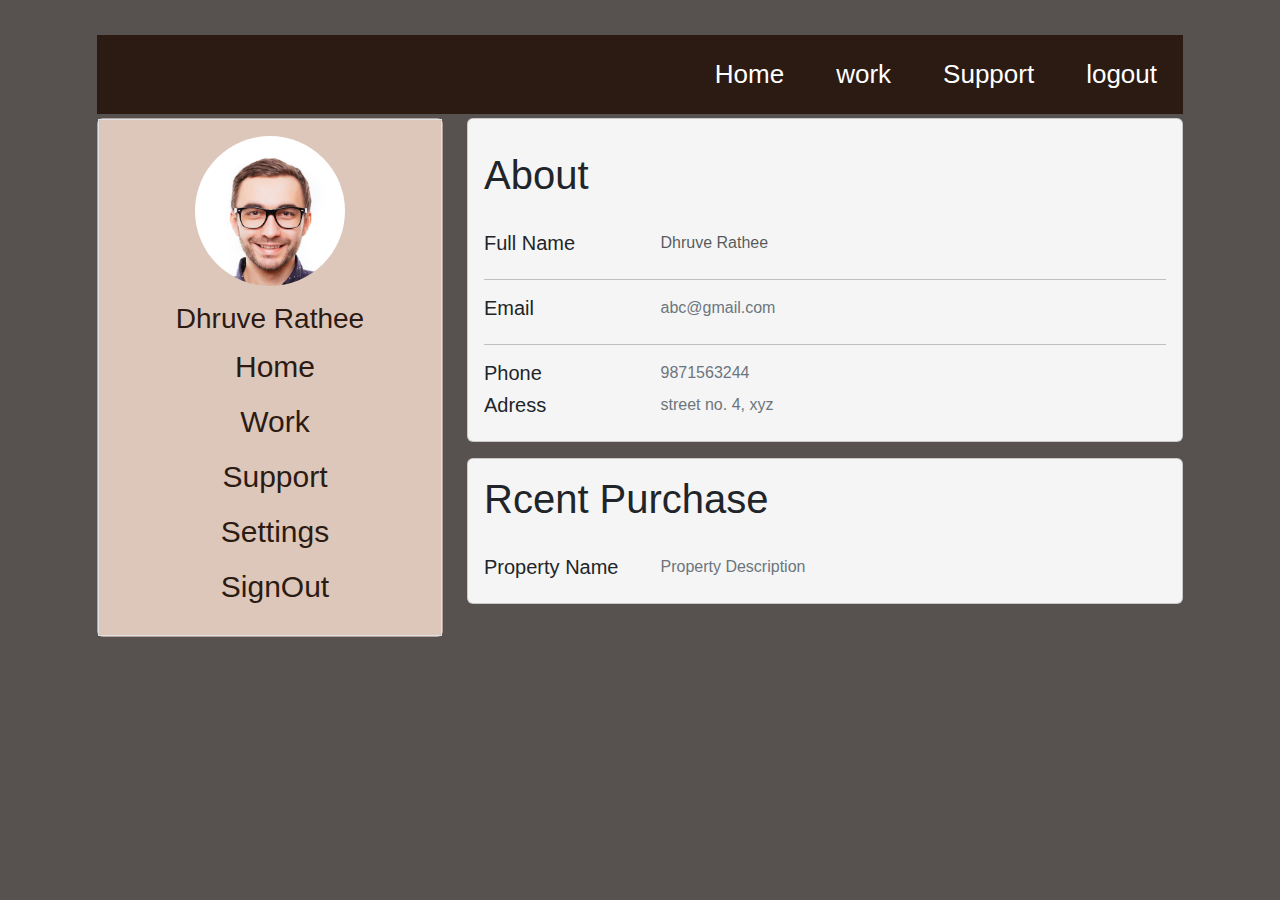
<file: profile.html>
<!DOCTYPE html>
<html lang="en">

<head>
    <meta charset="UTF-8">
    <meta name="viewport" content="width=device-width, initial-scale=1.0">
    <title>Document</title>
    <link href="https://cdn.jsdelivr.net/npm/bootstrap@5.3.3/dist/css/bootstrap.min.css" rel="stylesheet"
        integrity="sha384-QWTKZyjpPEjISv5WaRU9OFeRpok6YctnYmDr5pNlyT2bRjXh0JMhjY6hW+ALEwIH" crossorigin="anonymous">
    <link rel="stylesheet" href="profile.css">
</head>
</head>

<body>
    <div class="container">
        <div class="main">
            <div class="topbar">
                <a href="">logout</a>
                <a href="">Support</a>
                <a href="">work</a>
                <a href="index.html">Home</a>
            </div>
            <div class="row">
                <div class="col-md-4 mt-1">
                    <div class="card text-center sidebar">
                        <div class="card-body border d-flex flex-column align-items-center">
                             <div class="img "></div>
                            <div class="mt-3">
                                <h3>Dhruve Rathee</h3>
                                <a href="">Home</a>
                                <a href="">Work</a>
                                <a href="">Support</a>
                                <a href="">Settings</a>
                                <a href="">SignOut</a>
                            </div>
                        </div>
                    </div>
                </div>

                <div class="col-md-8 mt-1">
                    <div class="card mb-3 content">
                        <h1 class="m-3 pt-3">About</h1>
                        <div class="card-body">
                            <div class="row">
                                <div class="col-md-3">
                                    <h5>Full Name</h5>
                                </div>
                                <div class="col-md-9 text-body-secondary">
                                    Dhruve Rathee
                                </div>
                            </div>
                            <hr>
                            <div class="row">
                                <div class="col-md-3">
                                    <h5>Email</h5>
                                </div>
                                <div class="col-md-9 text-secondary">
                                    abc@gmail.com
                                </div>
                            </div>
                            <hr>
                            <div class="row">
                                <div class="col-md-3">
                                    <h5>Phone</h5>
                                </div>
                                <div class="col-md-9 text-secondary">
                                    9871563244
                                </div>
                            </div>
                            <div class="row">
                                <div class="col-md-3">
                                    <h5>Adress</h5>
                                </div>
                                <div class="col-md-9 text-secondary">
                                    street no. 4, xyz
                                </div>
                            </div>
                        </div>
                    </div>
                    <div class="card mb-3 content">
                        <h1 class="m-3">Rcent Purchase</h1>
                        <div class="card-body">
                            <div class="row">
                                <div class="col-md-3">
                                    <h5>Property Name</h5>
                                </div>
                                <div class="col-md-9 text-secondary">
                                    Property Description
                                </div>
                            </div>
                        </div>
                    </div>

                </div>
            </div>
        </div>
    </div>


    <script src="https://cdn.jsdelivr.net/npm/bootstrap@5.3.3/dist/js/bootstrap.bundle.min.js"
        integrity="sha384-YvpcrYf0tY3lHB60NNkmXc5s9fDVZLESaAA55NDzOxhy9GkcIdslK1eN7N6jIeHz"
        crossorigin="anonymous"></script>
</body>

</html>
</file>
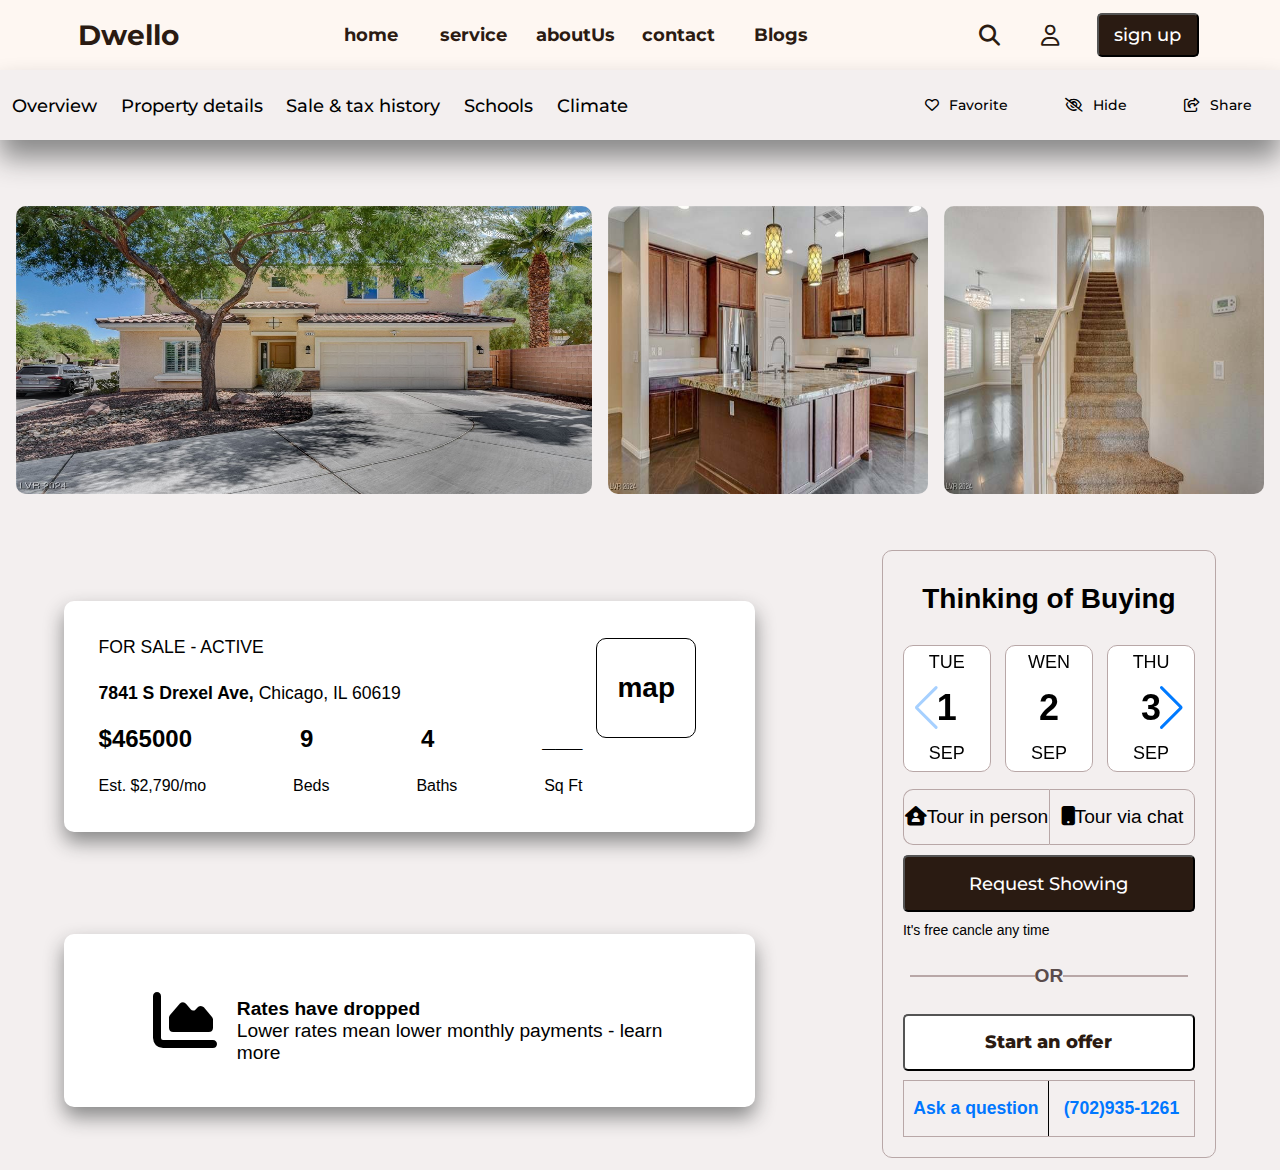
<file: property.html>
<!DOCTYPE html>
<html lang="en">

<head>
    <meta charset="UTF-8">
    <meta name="viewport" content="width=device-width, initial-scale=1.0">
    <title>home property</title>
    <link rel="stylesheet" href="property.css">
    <link rel="preconnect" href="https://fonts.googleapis.com">
    <link rel="preconnect" href="https://fonts.gstatic.com" crossorigin>
    <link href="https://fonts.googleapis.com/css2?family=Montserrat:ital,wght@0,100..900;1,100..900&display=swap"
        rel="stylesheet">
    <link rel="stylesheet" href="https://cdn.jsdelivr.net/npm/swiper@11/swiper-bundle.min.css" />
    <script src="https://ajax.googleapis.com/ajax/libs/jquery/3.7.1/jquery.min.js"></script>
    <script src="https://code.jquery.com/jquery-3.7.1.min.js"
        integrity="sha256-/JqT3SQfawRcv/BIHPThkBvs0OEvtFFmqPF/lYI/Cxo=" crossorigin="anonymous"></script>
    <script src="jquery.scrollUp.min.js"></script>
    <link rel="stylesheet" href="https://cdnjs.cloudflare.com/ajax/libs/font-awesome/6.5.1/css/all.min.css"
        integrity="sha512-DTOQO9RWCH3ppGqcWaEA1BIZOC6xxalwEsw9c2QQeAIftl+Vegovlnee1c9QX4TctnWMn13TZye+giMm8e2LwA=="
        crossorigin="anonymous" referrerpolicy="no-referrer" />
    <link rel="stylesheet" href="https://cdnjs.cloudflare.com/ajax/libs/font-awesome/6.6.0/css/all.min.css">
    <!-- Link Swiper's CSS -->
    <link rel="stylesheet" href="https://cdn.jsdelivr.net/npm/swiper@11/swiper-bundle.min.css" />
</head>

<style>
    html,
    body {
        position: relative;
        height: 100%;
    }

    body {
        background: #f3efef;
        font-family: Helvetica Neue, Helvetica, Arial, sans-serif;
        font-size: 14px;
        color: #000;
        margin: 0;
        padding: 0;
    }

    .swiper {
        width: 100%;
        height: 25%;
        /* border: 2px solid red; */
    }

    .swiper-slide {
        text-align: center;
        font-size: 18px;
        /* background: #fff; */
        display: flex;
        justify-content: center;
        align-items: center;
        /* border: 2px solid rgb(29, 5, 238); */
    }

    .swiper-slide img {
        display: block;
        width: 100%;
        height: 100%;
        object-fit: cover;
    }
</style>

<body>

    <div class="menu-btn">
        <i class="fa-solid fa-bars fa-xl" style="color: #2a1b12;"></i>
    </div>

    <div class="side-bar" style="background: rgb(212, 184, 166);">
        <div class="close-btn">
            <i class="fas fa-times   fa-2xl " style="color: #2a1b12;"></i>
        </div>
        <div class="menu">
            <div class="item"><a href="index.html"><i class="fa-solid fa-house fa-2xl"
                        style="color: #2a1b12;"></i>Home</a></div>
            <div class="item"><a class="sub-btn"><i class="fa-solid fa-table fa-2xl"
                        style="color: #2a1b12;"></i>services<i class="fas fa-angle-right dropdown"></i> </a>
                <div class="sub-menu">
                    <a href="#" class="sub-item">Buy</a>
                    <a href="#" class="sub-item">Sell</a>
                    <a href="#" class="sub-item">Rent</a>
                </div>
            </div>
            <div class="item"><a href="#"><i class="fas fa-th  fa-2xl " style="color: #2a1b12;"></i>Forms</a></div>
            <div class="item">
                <a class="sub-btn"><i class="fas fa-cogs  fa-2xl" style="color: #2a1b12;"></i>Settings<i
                        class="fas fa-angle-right dropdown"></i></a>
                <div class="sub-menu">
                    <a href="profile.html" class="sub-item">profile</a>
                    <a href="blog.html" class="sub-item">Blogs</a>
                </div>
            </div>
            <div class="item"><a href="#"><i class="fas fa-info-circle  fa-2xl" style="color: #2a1b12;"></i>About</a>
            </div>
            <div class="item"><a href="#"><i class="fa-solid fa-person-chalkboard fa-2xl"
                        style="color: #2a1b12;"></i>agents</a></div>
            <div class="item"><a href="form.html"><i class="fa-solid fa-phone fa-2xl"
                        style="color: #2a1b12;"></i>contact</a>
            </div>
        </div>
    </div>

    <nav>
        <div class="nav_logo">
            <p>Dwello</p>
        </div>
        <div class="nav_catagories">
            <div class="nav_catagory">
                <p><a href="index.html" target="_blank">home</a></p>
            </div>
            <div class="nav_catagory">
                <p><a href="product.html" target="_blank">service</a></p>
            </div>
            <div class="nav_catagory">
                <p><a href="aboutUs.html" target="_blank">aboutUs</a></p>
            </div>
            <div class="nav_catagory">
                <p><a href="form.html">contact</a></p>
            </div>
            <div class="nav_catagory">
                <p><a href="blog.html">Blogs</a></p>
            </div>
        </div>
        <div class="nav_icons">
            <div class="search">
                <i class="fa-solid fa-magnifying-glass fa-xl" style="color: #2a1b12;"></i>
            </div>
            <div class="profile">
                <a href="profile.html"> <i class="fa-regular fa-user fa-xl" style="color: #2a1b12;"></i></a>
            </div>
            <div class="sign_up">
                <a href="signUp.html"><button>sign up</button></a>
            </div>
        </div>
    </nav>


    <!-- topbar -->

    <div class="topbar">
        <div class="topbar_catagories">
            <ul>
                <li>Overview</li>
                <li>Property details</li>
                <li>Sale & tax history</li>
                <li>Schools</li>
                <li>Climate</li>
            </ul>
        </div>

        <div class="topbar_icons">
            <div class="topbar_icon"><i class="fa-regular fa-heart"></i><span></i>Favorite</span></div>
            <div class="topbar_icon"><i class="fa-regular fa-eye-slash"></i><span></i>Hide</span></div>
            <div class="topbar_icon"><i class="fa-regular fa-share-from-square"></i><span>Share</span></div>
        </div>
    </div>

    <!-- hero -->

    <div class="hero">
        <div class="hero_image1 hero_image">
            <img src="propertyimage1.jpg" alt="aa" height="100%" width="100%">
        </div>
        <div class="hero_image2 hero_image">
            <img src="propertyimage2.jpg" alt="aa" height="100%" width="100%">
        </div>
        <div class="hero_image3 hero_image">
            <img src="propertyimage3.jpg" alt="aa" height="100%" width="100%">
        </div>
    </div>

    <div class="main">
        <div class="inner_main">
            <div class="inner_main_left">
                <div class="inner_main_left_secion1">
                    <div class="inner_main_left_section1_text">
                        <div class="inner_main_left_section1_text1"><span>FOR SALE - ACTIVE</span></div>
                        <div class="inner_main_left_section1_text2"><span><strong>7841 S Drexel Ave,</strong> Chicago, IL 60619</span></div>
                        <div class="inner_main_left_section1_text3">
                            <span>$465000</span>
                            <span>9</span>
                            <span>4</span>
                            <span>___</span>
                        </div>
                        <div class="inner_main_left_section1_text4">
                            <span>Est. $2,790/mo</span>
                            <!-- <span>Get pre-qualified</span> -->
                            <span>Beds</span>
                            <span>Baths</span>
                            <span>Sq Ft</span>
                        </div>
                    </div>
                    <div class="inner_main_left_section1_map">
                        <div class="map">
                            <h1>map</h1>
                        </div>
                    </div>
                </div>
                <div class="inner_main_left_secion2">
                    <div class="chart"><i class="fa-solid fa-chart-area"></i></div>
                    <div class="inner_main_left_section2_text">
                        <div class="inner_main_left_section2_text1"><h1>Rates have dropped</h1></div>
                        <div class="inner_main_left_section2_text2"><h1>Lower rates mean lower monthly payments - learn more</h1></div>
                    </div>
                </div>
            </div>
            <div class="inner_main_right">
                <div class="inner_main_right_heading">
                    <h1>Thinking of Buying</h1>
                </div>


                <!-- Swiper -->
                <div class="swiper mySwiper">
                    <div class="swiper-wrapper">
                        <div class="swiper-slide">
                            <div class="cards">
                                <div class="card">
                                    <span>TUE</span>
                                    <h1>1</h1>
                                    <span>SEP</span>
                                </div>
                                <div class="card">
                                    <span>WEN</span>
                                    <h1>2</h1>
                                    <span>SEP</span>
                                </div>
                                <div class="card">
                                    <span>THU</span>
                                    <h1>3</h1>
                                    <span>SEP</span>
                                </div>
                            </div>
                        </div>
                        <div class="swiper-slide">
                            <div class="cards">
                                <div class="card">
                                    <span>FRI</span>
                                    <h1>4</h1>
                                    <span>SEP</span>
                                </div>
                                <div class="card">
                                    <span>SAT</span>
                                    <h1>5</h1>
                                    <span>SEP</span>
                                </div>
                                <div class="card">
                                    <span>SUN</span>
                                    <h1>6</h1>
                                    <span>SEP</span>
                                </div>
                            </div>
                        </div>
                        <div class="swiper-slide">
                            <div class="cards">
                                <div class="card">
                                    <span>MON</span>
                                    <h1>7</h1>
                                    <span>SEP</span>
                                </div>
                                <div class="card">
                                    <span>TUE</span>
                                    <h1>8</h1>
                                    <span>SEP</span>
                                </div>
                                <div class="card">
                                    <span>WEN</span>
                                    <h1>9</h1>
                                    <span>SEP</span>
                                </div>
                            </div>
                        </div>
                        <div class="swiper-slide">
                            <div class="cards">
                                <div class="card">
                                    <span>THU</span>
                                    <h1>10</h1>
                                    <span>SEP</span>
                                </div>
                                <div class="card">
                                    <span>FRI</span>
                                    <h1>11</h1>
                                    <span>SEP</span>
                                </div>
                                <div class="card">
                                    <span>SAT</span>
                                    <h1>12</h1>
                                    <span>SEP</span>
                                </div>
                            </div>
                        </div>
                        <div class="swiper-slide">
                            <div class="cards">
                                <div class="card">
                                    <span>SUN</span>
                                    <h1>13</h1>
                                    <span>SEP</span>
                                </div>
                                <div class="card">
                                    <span>MON</span>
                                    <h1>14</h1>
                                    <span>SEP</span>
                                </div>
                                <div class="card">
                                    <span>TUE</span>
                                    <h1>15</h1>
                                    <span>SEP</span>
                                </div>
                            </div>
                        </div>




                    </div>
                    <div class="swiper-button-next"></div>
                    <div class="swiper-button-prev"></div>
                </div>

                <div class="inner_main_right_tour">
                    <div class="inner_main_right_tour_person">
                        <span><i class="fa-solid fa-house-user"></i>Tour in person</span>
                    </div>
                    <div class="inner_main_right_tour_chat">
                        <span><i class="fa-solid fa-mobile-button"></i>Tour via chat</span>
                    </div>

                </div>

                <div class="inner_main_right_button">
                    <button>Request Showing</button>
                </div>
                <p>It's free cancle any time</p>
                <div class="or">
                    <div class="line"></div>
                    <span>OR</span>
                    <div class="line"></div>
                </div>

                <div class="inner_main_right_button2">
                    <button class="offer">Start an offer</button>
                </div>

                <div class="inner_main_right_questions">
                    <div class="inner_main_right_questions_left">
                        <span>Ask a question</span>
                    </div>
                    <div class="inner_main_right_question_right">
                        <span>(702)935-1261</span>
                    </div>
                </div>

            </div>
        </div>
    </div>



    <!-- Swiper JS -->
    <script src="https://cdn.jsdelivr.net/npm/swiper@11/swiper-bundle.min.js"></script>

    <script>
        var swiper = new Swiper(".mySwiper", {
            navigation: {
                nextEl: ".swiper-button-next",
                prevEl: ".swiper-button-prev",
            },
        });
    </script>


    <script type="text/javascript">
        $(document).ready(function () {
            //j query for toggle sub menus
            $('.sub-btn').click(function () {
                $(this).next('.sub-menu').slideToggle();
                $(this).find('.dropdown').toggleClass('rotate');
            })

            //j query for expand and collesp the sidebar

            $('.menu-btn').click(function () {
                $('.side-bar').fadeIn();
                $('.menu-btn').css("visiility", "hidden");

            })

            $('.close-btn').click(function () {
                $('.side-bar').fadeOut();
                $('.menu-btn').css("visiility", "visible");
            })
        })
    </script>
</body>

</html>
</file>
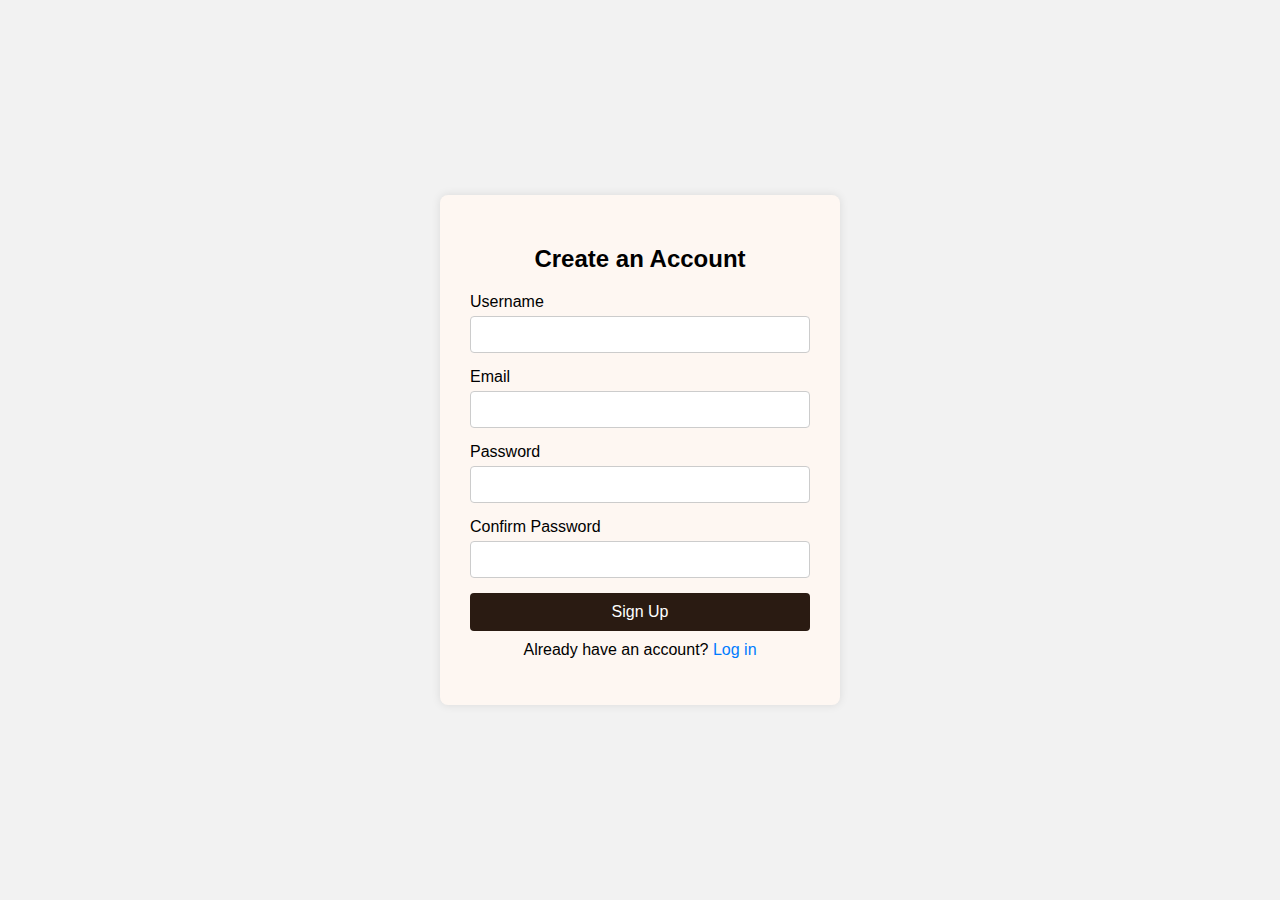
<file: signUp.html>
<!DOCTYPE html>
<html lang="en">
<head>
    <meta charset="UTF-8">
    <meta name="viewport" content="width=device-width, initial-scale=1.0">
    <title>Sign Up</title>
    <!-- <link rel="stylesheet" href="styles.css"> -->
    <style>
        * {
    box-sizing: border-box;
}

body {
    font-family: Arial, sans-serif;
    background-color: #f2f2f2;
    margin: 0;
    padding: 0;
}

.container {
    display: flex;
    justify-content: center;
    align-items: center;
    height: 100vh;
    padding: 20px;
}

.signup-form {
    background-color: #FEF7F2;
    padding: 30px;
    border-radius: 8px;
    box-shadow: 0 0 10px rgba(0, 0, 0, 0.1);
    width: 100%;
    max-width: 400px;
}

.signup-form h2 {
    margin-bottom: 20px;
    text-align: center;
}

.form-group {
    margin-bottom: 15px;
}

.form-group label {
    display: block;
    margin-bottom: 5px;
}

.form-group input {
    width: 100%;
    padding: 10px;
    border: 1px solid #ccc;
    border-radius: 4px;
    outline: none;
}

button {
    width: 100%;
    padding: 10px;
    background-color: rgba(42, 27, 18, 1);
    color: white;
    border: none;
    border-radius: 4px;
    cursor: pointer;
    font-size: 16px;
}

button:hover {
    background-color: rgb(100, 67, 46);
}

.login-link {
    text-align: center;
    margin-top: 10px;
}

.login-link a {
    color: #007bff;
    text-decoration: none;
}

.login-link a:hover {
    text-decoration: underline;
}

    a{
        color: white;
        text-decoration: none;
    }

/* Responsive Styles */
@media (max-width: 500px) {
    .signup-form {
        padding: 20px;
    }

    button {
        padding: 12px;
        font-size: 18px;
    }

}

    </style>
</head>
<body>
    <div class="container">
        <form class="signup-form">
            <h2>Create an Account</h2>
            <div class="form-group">
                <label for="username">Username</label>
                <input type="text" id="username" name="username" required>
            </div>
            <div class="form-group">
                <label for="email">Email</label>
                <input type="email" id="email" name="email" required>
            </div>
            <div class="form-group">
                <label for="password">Password</label>
                <input type="password" id="password" name="password" required>
            </div>
            <div class="form-group">
                <label for="confirm-password">Confirm Password</label>
                <input type="password" id="confirm-password" name="confirm-password" required>
            </div>
           <button type="submit"><a href="index.html">Sign Up</a></button> 
            <p class="login-link">Already have an account? <a href="logIn.html">Log in</a></p>
        </form>
    </div>
</body>
</html>
</file>
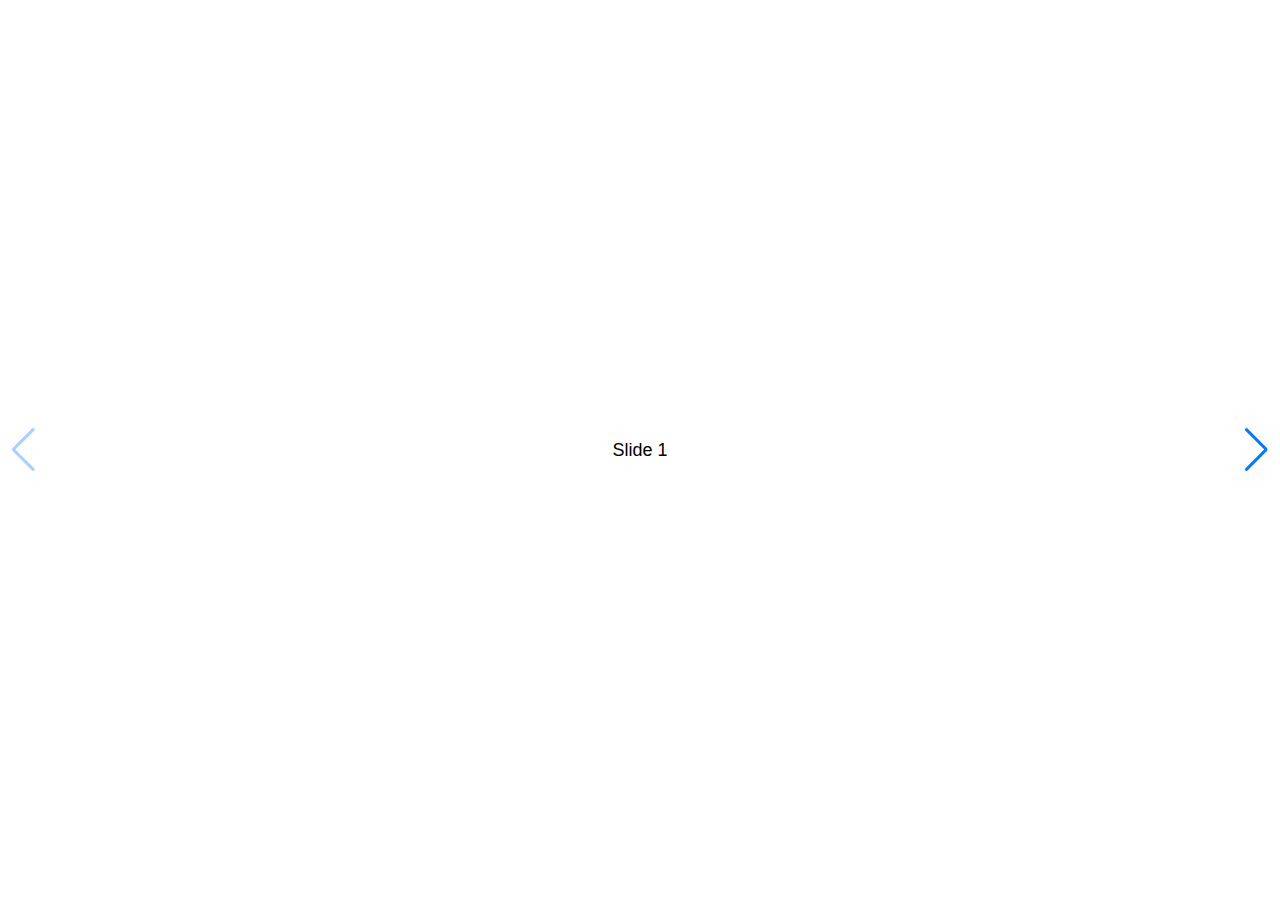
<file: slider.html>
<!DOCTYPE html>
<html lang="en">

<head>
  <meta charset="utf-8" />
  <title>Swiper demo</title>
  <meta name="viewport" content="width=device-width, initial-scale=1, minimum-scale=1, maximum-scale=1" />
  <!-- Link Swiper's CSS -->
  <link rel="stylesheet" href="https://cdn.jsdelivr.net/npm/swiper@11/swiper-bundle.min.css" />

  <!-- Demo styles -->
  <style>
    html,
    body {
      position: relative;
      height: 100%;
    }

    body {
      background: #eee;
      font-family: Helvetica Neue, Helvetica, Arial, sans-serif;
      font-size: 14px;
      color: #000;
      margin: 0;
      padding: 0;
    }

    .swiper {
      width: 100%;
      height: 100%;
    }

    .swiper-slide {
      text-align: center;
      font-size: 18px;
      background: #fff;
      display: flex;
      justify-content: center;
      align-items: center;
    }

    .swiper-slide img {
      display: block;
      width: 100%;
      height: 100%;
      object-fit: cover;
    }
  </style>
</head>

<body>
  <!-- Swiper -->
  <div class="swiper mySwiper">
    <div class="swiper-wrapper">
      <div class="swiper-slide">Slide 1</div>
      <div class="swiper-slide">Slide 2</div>
      <div class="swiper-slide">Slide 3</div>
      <div class="swiper-slide">Slide 4</div>
      <div class="swiper-slide">Slide 5</div>
      <div class="swiper-slide">Slide 6</div>
      <div class="swiper-slide">Slide 7</div>
      <div class="swiper-slide">Slide 8</div>
      <div class="swiper-slide">Slide 9</div>
    </div>
    <div class="swiper-button-next"></div>
    <div class="swiper-button-prev"></div>
  </div>

  <!-- Swiper JS -->
  <script src="https://cdn.jsdelivr.net/npm/swiper@11/swiper-bundle.min.js"></script>

  <!-- Initialize Swiper -->
  <script>
    var swiper = new Swiper(".mySwiper", {
      navigation: {
        nextEl: ".swiper-button-next",
        prevEl: ".swiper-button-prev",
      },
    });
  </script>
</body>

</html>
</file>
<file: style.css>
* {
    margin: 0px;
    padding: 0px;
    box-sizing: border-box;
    /* border: 1px solid black; */


}


.side-bar{
    background: rgb(212, 184, 166);
    /* background-color: transparent; */
    backdrop-filter: blur(15px);
    width: 290px;
    height: 100vh;
    position: fixed;
    top: 0;
    /* left: -100%; */
    display: none;
    overflow-y: auto;
    transition: 0.6 ease;
    z-index: 999;
}

.side-bar .active{
    /* left: 0; */
    /* display: none; */
}

.side-bar .menu{
    width: 100%;
    margin-top: 80px;
}


.side-bar .menu .item{
    position: relative;
    cursor: pointer;
}

.side-bar .menu .item a{
    color: #2B1B12;
    font-size: 20px;
    font-size: 16px;
    text-decoration: none;
    display: block;
    padding: 5px 30px;
    line-height: 60px;
}

.side-bar .menu .item a:hover{
    background: rgba(105, 83, 70, 1);
    transition: 0.3s ease;
}



.side-bar .menu .item i{
    margin-right: 15px;
}

.side-bar .menu .item a .dropdown{
    position: absolute;
    right: 0;
    margin: 20px;
    transition: 0.3s ease;
}

.side-bar .menu .item .sub-menu{
    /* background:  rgba(42, 27, 18, 1); */
    display: none;
}

.side-bar .menu .item .sub-menu a{
    padding-left: 80px;
}

.rotate{
    transform: rotate(90deg);
}

.close-btn{
    position: absolute;
    color: #fff;
    font-size: 20px;
    right: 0;
    margin: 25px;
    cursor: pointer;
}

.menu-btn{
    position: absolute;
    color: #fff;
    font-size: 20px;
    margin: 25px;
    cursor: pointer;
}


nav {
    width: 100%;
    height: 70px;
    /* border: 1px solid black; */
    display: flex;
    justify-content: space-around;
    align-items: center;
    background: #FEF7F2;
}

.menu-btn{
    display: none;
}


.nav_logo {
    height: 50px;
    width: 100px;
    /* border: 1px solid black; */
    font-family: "Montserrat", sans-serif;
    font-optical-sizing: auto;
    font-weight: weight;
    font-style: normal;
    color: rgba(42, 27, 18, 1);
    font-size: 28px;
    display: flex;
    justify-content: center;
    align-items: center;
    font-weight: 700;
}

.nav_catagories {
    height: 80%;
    width: 40%;
    /* border: 1px solid black; */
    display: flex;
    justify-content: space-around;
    align-items: center;
}

.nav_icons {
    height: 80%;
    width: 20%;
    /* border: 1px solid black; */
    display: flex;
    justify-content: space-around;
    align-items: center;
}

.nav_catagory {
    height: 70%;
    width: 20%;
    /* border: 1px solid black; */
    color: rgba(42, 27, 18, 1);
    font-size: 18px;
    display: flex;
    justify-content: center;
    align-items: center;
    font-weight: 700;
    font-family: "Montserrat", sans-serif;
    font-optical-sizing: auto;
    font-weight: weight;
    font-style: normal;
    cursor: pointer;
    transition: all 0.5s ease-in-out;
    border-radius: 10px;
}

.nav_catagory:hover {
    background-color: #2B1B12;
    color: #ffffff;
}

.nav_catagory:hover a{
    /* background-color: #2B1B12; */
    color: #fff9f9;
}

a{
    text-decoration: none;
    color: rgba(42, 27, 18, 1);
}

.nav_catagory:hover > p{
    color: #FEF7F2;
}


.moon{
    height: 35px;
    width: 35px;
    /* border: 1px solid black; */
    background-image: url("moon-removebg-preview.png");
    background-size: cover;
    cursor: pointer;
    /* background-color: aquamarine; */
    position: relative;
    left: 8%;
    background-color: #FEF7F2;
}

.sun{
    background-image: url("sun.png");
    background-size: cover;
    height: 35px;
    width: 35px;
    cursor: pointer;
}


.search {
    height: 60%;
    width: 10%;
    /* border: 1px solid black; */
    display: flex;
    align-items: center;
    justify-content: center;
}

.profile {
    height: 60%;
    width: 10%;
    /* border: 1px solid black; */
    display: flex;
    align-items: center;
    justify-content: center;
    cursor: pointer;
}

.sign_up {
    height: 80%;
    width: 40%;
    /* border: 1px solid black; */
}

button {
    width: 100%;
    height: 100%;
    font-family: "Montserrat", sans-serif;
    background-color: rgba(42, 27, 18, 1);
    color: white;
    border-radius: 5px;
    font-size: 18px;
    font-weight: 500;
}


.hero_section {
    height: 700px;
    width: 100%;
    /* border: 1px solid black; */
    display: flex;
    flex-direction: column;
    justify-content: space-between;
    align-items: center;
    background: #FEF7F2;
}

.hero {
    height: 100%;
    width: 100%;
    /* border: 1px solid black; */
    display: flex;
    align-items: center;
}

.hero_contex {
    height: 70%;
    width: 40%;
    /* border: 1px solid black; */
    display: flex;
    flex-direction: column;
    justify-content: space-around;
    align-items: end;
}

.hero_tital {
    width: 80%;
    height: 30%;
    font-weight: bolder;
    font-family: "Montserrat", sans-serif;
    font-optical-sizing: auto;
    font-weight: weight;
    font-style: normal;
    color: rgba(42, 27, 18, 1);
    font-size: 28px;
}

.hero_text {
    width: 80%;
    height: 20%;
    font-weight: bolder;
    font-family: "Montserrat", sans-serif;
    font-optical-sizing: auto;
    font-weight: weight;
    font-style: normal;
    color: rgba(42, 27, 18, 1);
    font-size: 18px;
    line-height: 1.8;
}

.hero_button {
    width: 80%;
    height: 10%;
}

.hero_button2 {
    width: 30%;
    height: 100%;
}

.hero_image {
    height: 110%;
    width: 60%;
    /* border: 1px solid black; */
    overflow: hidden;

}

.hero_image img {
    margin-top: 8%;
}

.hero_bar {
    height: 30%;
    width: 80%;
    /* border: 1px solid black; */
    background-color: rgba(221, 199, 187, 1);
    position: absolute;
    top: 110%;
    border-radius: 20px;
    display: flex;
    justify-content: space-evenly;
    align-items: center;
}

.location {
    width: 20%;
    height: 30%;
    border-radius: 10px;
    background: rgba(251, 245, 241, 1);
    display: flex;
    align-items: center;
    /* justify-content: space-around; */

}

.type {
    width: 20%;
    height: 30%;
    border-radius: 10px;
    background: rgba(251, 245, 241, 1);
    display: flex;
    align-items: center;

}

.price_range {
    width: 20%;
    height: 30%;
    border-radius: 10px;
    background: rgba(251, 245, 241, 1);
    display: flex;
    align-items: center;

}

.bar_button {
    width: 15%;
    height: 30%;
    border-radius: 10px;

}

.bar_button button {
    font-size: 20px;
    font-weight: 500;
}


.bar_text {
    width: 80%;
    height: 100%;
    display: flex;
    align-items: center;
    padding-left: 10px;
    font-size: 18px;
    font-family: "Montserrat", sans-serif;
    font-optical-sizing: auto;
    font-weight: weight;
    font-style: normal;
    font-weight: 700;
    color: rgba(105, 83, 70, 1);

}

.bar_icon {
    width: 12%;
    height: 60%;
}


.middle_section {
    height: 900px;
    width: 100%;
    /* border: 1px solid black; */
    display: flex;
    justify-content: space-around;
    align-items: center;
    background: #FEF7F2;
}

.middle_section_image {
    height: 50%;
    width: 40%;
    /* border: 1px solid black; */
    border-radius: 25px;
    background-image: url('Mask\ group.png');
    background-size: cover;
}


.middle_section_contex {
    height: 50%;
    width: 40%;
    /* border: 1px solid black; */
}


.container {
    display: flex;
    justify-content: space-around;
    align-items: center;
    width: 100%;
    height: 55%;
    /* background-color: aquamarine; */

}

.stat {
    /* background-color: #fff; */
    padding: 30px;
    border-radius: 10px;
    /* box-shadow: 0 2px 5px rgba(0, 0, 0, 0.1); */
    text-align: center;
    width: 30%;
    height: 60%;
}

.stat h2 {
    color: rgba(79, 53, 39, 1);
    font-size: 36px;
    margin-bottom: 10px;
    font-family: "Montserrat", sans-serif;
    font-optical-sizing: auto;
    font-weight: weight;
    font-style: normal;
}

.stat p {
    color: rgba(79, 53, 39, 1);
    font-size: 16px;
    font-family: "Montserrat", sans-serif;
    font-optical-sizing: auto;
    font-weight: 700;
    font-style: normal;
}


.bottom_section {
    height: 700px;
    width: 100%;
    /* border: 1px solid black; */
    display: flex;
    flex-direction: column;
    background: #FEF7F2;
}

.bottom_section_header {
    width: 100%;
    height: 30%;
    /* border: 1px solid black; */
    /* background: #FEF7F2; */
}


.container2 {
    display: flex;
    flex-direction: column;
    justify-content: center;
    align-items: center;
    width: 100%;
    /* min-height: 100vh; */
    /* background-color: white; */
    /* border: 1px solid black; */
}

h1 {
    /* color: black; */
    font-size: 48px;
    font-weight: bold;
    /* margin-bottom: 10px; */
}

p {
    /* color: black; */
    font-size: 18px;
    margin-bottom: 0;
    font-family: "Montserrat", sans-serif;
    font-optical-sizing: auto;
    font-weight: 700;
    font-style: normal;
    color: rgba(79, 53, 39, 1);
}

.bootom_section_boxes {
    width: 100%;
    height: 70%;
    /* border: 1px solid black; */
    display: flex;
    justify-content: space-evenly;
    align-items: center;
}


.bottom_section_box {
    height: 60%;
    width: 20%;
    /* border: 1px solid black; */
    display: flex;
    flex-direction: column;
    align-items: center;
    justify-content: space-around;
    border-radius: 10px;
    background: #DDC7BB;
    cursor: pointer;
    transition: all 0.6s ease;

}


.bottom_section_box:hover{
    box-shadow: 0 4px 8px 0 rgba(0, 0, 0, 0.2), 0 6px 20px 0 rgba(0, 0, 0, 0.19);
}

.bottom_box_icons {
    height: 28%;
    width: 80%;
    /* border: 1px solid black; */
}

.bottom_box_icon {
    height: 100%;
    width: 40%;
    /* border: 1px solid black; */

    border-radius: 10px;
    background: #FEF7F2;
}

.bottom_box_text {
    height: 8%;
    width: 80%;
    /* border: 1px solid black; */
}

.bottom_box_text>p {
    font-family: "Montserrat", sans-serif;
    font-optical-sizing: auto;
    font-weight: weight;
    font-style: normal;
    font-weight: 700;
    color: #2B1B12;

}




.bottom_box_content {
    height: 21%;
    width: 80%;
    /* border: 1px solid black; */

}

.bottom_box_content>p {
    font-family: "Montserrat", sans-serif;
    font-optical-sizing: auto;
    font-weight: weight;
    font-style: normal;
    font-weight: 600;
    color: #2B1B12;
    font-size: 15px;
}



.residence {
    height: 920px;
    width: 100%;
    /* border: 1px solid black; */
}

.residence_header {
    height: 20%;
    width: 100%;
    /* border: 1px solid black; */
    display: flex;
    justify-content: center;
    align-items: end;
    padding-bottom: 30px;
}

.residence_header>p {
    font-size: 40px;
    font-family: "Montserrat", sans-serif;
    font-optical-sizing: auto;
    font-weight: weight;
    font-style: normal;
    font-weight: 900;
    color: #2B1B12;
}

.residence_carts {
    height: 80%;
    width: 100%;
    /* border: 1px solid black; */
    display: flex;
    justify-content: space-evenly;
    align-items: center;
}

.residence_cart {
    height: 72%;
    width: 382px;
    /* border: 1px solid black; */
    border-radius: 18px;
    overflow: hidden;
    box-shadow: 0px 4px 30px 0px #2B1B121F;

}


.residence_image {
    height: 67%;
    width: 100%;
    /* border: 1px solid black; */

}

.residence_image img {
    z-index: -100;
    overflow: hidden;
}



.residence_content {
    height: 33%;
    width: 100%;
    /* border: 1px solid black; */
    display: flex;
    flex-direction: column;
    justify-content: space-evenly;
    align-items: center;
    background-color: #DDC7BB;
}

.residence1 {
    height: 20%;
    width: 80%;
    /* border: 1px solid black; */
    display: flex;
}

.residence_icon {
    width: 10%;
    height: 100%;
    /* border: 1px solid black; */
}

.residence_location {
    width: 90%;
    height: 100%;
    /* border: 1px solid black; */
    padding-top: 5px;
    padding-left: 5px;
}

.residence_location>p {
    font-size: 20px;
    font-family: "Montserrat", sans-serif;
    font-optical-sizing: auto;
    font-weight: weight;
    font-style: normal;
    font-weight: 800;
    color: #2B1B12;
}

.residence2 {
    height: 20%;
    width: 80%;
    /* border: 1px solid black; */
    display: flex;
}

.room {
    width: 50%;
    height: 100%;
    /* border: 1px solid black; */
    display: flex;
}

.room_icon {
    width: 20%;
    height: 100%;
    /* border: 1px solid black; */
}

.room_text {
    width: 80%;
    height: 100%;
    /* border: 1px solid black; */
}


.room_text>p {
    color: #4F3527;
    font-family: "Montserrat", sans-serif;
    font-optical-sizing: auto;
    font-weight: weight;
    font-style: normal;
    font-weight: 600;
    font-size: 20px;
}


.ft {
    width: 50%;
    height: 100%;
    /* border: 1px solid black; */
    display: flex;
}

.ft_icon {
    width: 20%;
    height: 100%;
    /* border: 1px solid black; */
}

.ft_text {
    width: 80%;
    height: 100%;
    /* border: 1px solid black;  */
}


.ft_text>p {
    font-size: 20px;
    color: #4F3527;
    font-family: "Montserrat", sans-serif;
    font-optical-sizing: auto;
    font-weight: weight;
    font-style: normal;
    font-weight: 600;
}


.residence3 {
    height: 22%;
    width: 80%;
    /* border: 1px solid black; */
    display: flex;
    justify-content: space-between;
}


.residence_button {
    width: 98px;
    height: 100%;
    /* border: 1px solid black; */
}

.residence_price {
    width: 126px;
    height: 100%;
    /* border: 1px solid black; */
    padding-top: 10px;
    padding-left: 10px;
}

.residence_price>p {
    font-family: "Montserrat", sans-serif;
    font-optical-sizing: auto;
    font-weight: weight;
    font-style: normal;
    font-weight: 600;
    color: #4F3527;
}


.review {
    height: 200px;
    width: 33%;
    /* border: 1px solid black; */
    /* background-color: #4F3527; */
    display: flex;
    justify-content: center;
    text-align: center;
    margin-left: 33%;
    align-items: center;
    border-radius: 20px;
}

.review>p {
    color: #2B1B12;
    font-size: 44px;
    font-family: "Montserrat", sans-serif;
    font-optical-sizing: auto;
    font-weight: weight;
    font-style: normal;
    font-weight: 800;

}

.swiper {
    width: 100%;
    height: 500px;
    /* border: 1px solid black; */
    display: flex;
    /* background-color: aqua; */
}

.swiper-slide {
    text-align: center;
    font-size: 18px;
    /* background: #7e2626; */

    /* border: 1px solid black; */
    /* background-color: aqua; */
    height: 100%;
    width: 100%;
    /* border: 1px solid black; */
    display: flex;
    padding-top: 100px;
    align-items: center;
    transition: all 5s ease-out;
    padding-bottom: 7%;
}

.carts {
    display: flex;
    width: 100%;
    height: 100%;
    /* border: 1px solid black; */
    align-items: center;
    justify-content: space-around;
    transition: all 5s ease-out;
    /* background-color: cadetblue; */
}



.cart {
    height: 430px;
    width: 382px;
    /* border: 1px solid black; */
    background-color: #DDC7BB;
    border-radius: 20px;
    overflow: hidden;
    transition: all 1s ease-in-out;
    cursor: pointer;
}



.swiper_image {
    height: 39%;
    width: 100%;
    /* border: 1px solid black; */
}

.swiper_conex {
    height: 61%;
    width: 100%;
    /* border: 1px solid black; */
    display: flex;
    flex-direction: column;
    align-items: center;
    justify-content: space-around;
}

.cart_profile {
    height: 22.22%;
    width: 90%;
    /* border: 1px solid black; */
    display: flex;
    justify-content: space-between;
    align-items: end;
}

.profile_picture {
    width: 18%;
    height: 100%;
    /* border: 1px solid black; */
    border-radius: 50%;
}

.profile_details {
    width: 60%;
    height: 100%;
    /* border: 1px solid black; */
}

.upper_detail {
    width: 100%;
    height: 50%;
    /* border: 1px solid black; */
    color: #2B1B12;
    font-family: "Montserrat", sans-serif;
    font-optical-sizing: auto;
    font-weight: weight;
    font-style: normal;
    font-weight: 800;
    display: flex;
    justify-content: start;
}

.lower_detail {
    width: 100%;
    height: 50%;
    /* border: 1px solid black; */
    font-family: "Montserrat", sans-serif;
    font-optical-sizing: auto;
    font-weight: weight;
    font-style: normal;
    font-weight: 500;
    display: flex;
    justify-content: start;
}

.profile_star {
    width: 20%;
    height: 24px;
    /* border: 1px solid black; */
}

.cart_text {
    height: 48.27%;
    width: 90%;
    /* border: 1px solid black; */
    display: flex;
    justify-content: start;
    align-items: start;
    margin: 0px;
}

.cart_text>p {
    color: #4F3527;
    font-family: "Montserrat", sans-serif;
    font-optical-sizing: auto;
    font-weight: weight;
    font-style: normal;
    font-weight: 500;
    font-size: 16px;
}



.contect_us {
    height: 550px;
    width: 100%;
    /* border: 1px solid black; */
    display: flex;
    justify-content: center;
    align-items: center;
}


.query {
    height: 60%;
    width: 47%;
    /* border: 1px solid black; */
    display: flex;
    flex-direction: column;
}

.heading {
    height: 40%;
    width: 100%;
    /* border: 1px solid black; */
    display: flex;
    align-items: center;
    flex-direction: column;
    justify-content: center;
}

.heading>p {
    font-family: "Montserrat", sans-serif;
    font-optical-sizing: auto;
    font-weight: weight;
    font-style: normal;
    font-weight: 800;
    font-size: 38px;
    color: #2B1B12;
}

.text {
    height: 30%;
    width: 100%;
    /* border: 1px solid black; */
    display: flex;
    align-items: center;
}


.chat {
    width: 60%;
    height: 40%;
    /* border: 1px solid black; */
    display: flex;
}

.brows {
    width: 40%;
    height: 40%;
    /* border: 1px solid black; */
    display: flex;
}


.varified {
    /* border: 1px solid black; */
    font-size: 2rem;
    margin-right: 20px;
    /* width: 10%;
    height: 100%; */
    /* border: 1px solid black; */
    /* background-image: url("icons8-verified-account-96\ 1.png");
    background-size: cover; */
}

.chat_text {
    width: 90%;
    height: 100%;
    /* border: 1px solid black; */
    display: flex;
    align-items: center;
}

.chat_text>p {
    font-family: "Montserrat", sans-serif;
    font-optical-sizing: auto;
    font-weight: weight;
    font-style: normal;
    font-weight: 600;
    font-size: 18px;
    color: #543E32;
}

.varified2 {
    width: 15%;
    height: 100%;
    /* border: 1px solid black; */
    background-image: url("icons8-verified-account-96\ 1.png");
    background-size: cover;
}

.chat_text2 {
    width: 85%;
    height: 100%;
    /* border: 1px solid black; */
    display: flex;
    align-items: center;
}





.chat_text2>p {
    font-family: "Montserrat", sans-serif;
    font-optical-sizing: auto;
    font-weight: weight;
    font-style: normal;
    font-weight: 600;
    font-size: 18px;
    color: #543E32;
}



.email {
    height: 30%;
    width: 100%;
    /* border: 1px solid black; */
    display: flex;
    justify-content: space-between;
    align-items: center;


}

.email_container {
    width: 65%;
    height: 60%;
    /* border: 1px solid black; */
    display: flex;
}

.email_icon {
    width: 10%;
    height: 100%;
    /* border: 1px solid black; */
    display: flex;
    justify-content: end;
    align-items: center;
    background-color: #DDC7BB;
    border-top-left-radius: 8px;
    border-bottom-left-radius: 8px;
}

.email_box {
    width: 90%;
    height: 100%;
    /* border: 1px solid black; */
}

.email_container input {
    height: 100%;
    width: 100%;
    padding-left: 20px;
    font-size: 18px;
    border-top-right-radius: 8px;
    border-bottom-right-radius: 8px;
    background-color: #DDC7BB;
    color: #543E32;
    border: none;
}

::placeholder {
    color: #543E32;
    font-family: "Montserrat", sans-serif;
    font-optical-sizing: auto;
    font-weight: weight;
    font-style: normal;
    font-weight: 700;
}


input:focus {
    outline: none;
    /* outline-color: transparent; */
    /* border: 2px solid rgb(0, 174, 255); */
}


.submit {
    width: 30%;
    height: 60%;
    /* border: 1px solid black; */
}

h1 {
    color: rgba(43, 27, 18, 1);

    font-size: 48px;
    margin-bottom: 20px;
    font-family: "Montserrat", sans-serif;
    font-optical-sizing: auto;
    font-weight: weight;
    font-style: normal;
}

.p {
    color: rgba(79, 53, 39, 1);
    font-size: 18px;
    line-height: 1.5;
    /* margin-bottom: 30px; */
    font-family: "Montserrat", sans-serif;
    font-optical-sizing: auto;
    font-weight: 700;
    font-style: normal;
    line-height: 30px;
}


footer {
    height: 539px;
    width: 100%;
    /* border: 1px solid black; */
    display: flex;
    justify-content: space-evenly;
    /* align-items: center; */
    padding-top: 7%;
    background: #DDC7BB;


}

.footer1 {
    width: 18%;
    height: 30%;
    /* border: 1px solid black; */
    display: flex;
    flex-direction: column;
    justify-content: space-between;
    margin-top: 2%;
}


.footer1_logo {
    width: 93px;
    height: 29px;
    /* border: 1px solid black; */
}


.footer1 p{
    font-family: "Montserrat", sans-serif;
    font-optical-sizing: auto;
    font-weight: 900;
    font-style: normal;
    font-size: 24px;
}



li{
    cursor: pointer;
}

li span:hover{
    border-bottom: 2px solid #2B1B12;
}

.footer1_text {
    width: 219px;
    height: 69px;
    /* border: 1px solid black; */
}

.footer1_text span{
    font-family: "Montserrat", sans-serif;
    font-optical-sizing: auto;
    font-weight: 600;
    font-style: normal;
    color: 
#4F3527;
}



.footer2 {

    /* border: 1px solid black; */
    width: 98px;
    height: 245px;
    display: flex;
    justify-content: center;
    align-content: space-between;


}





.footer2 li {
    list-style: none;
    margin-top: 35%;
    font-family: "Montserrat", sans-serif;
    font-optical-sizing: auto;
    font-weight: 600;
    font-style: normal;
    color:#4F3527;
}

.footer3 {
    width: 156px;
    height: 245px;
    /* border: 1px solid black; */
}


.footer3 li{
    list-style: none;
    margin-top: 20%;
    font-family: "Montserrat", sans-serif;
    font-optical-sizing: auto;
    font-weight: 600;
    font-style: normal;
    color:#4F3527;
}



.footer4 {
    width: 104px;
    height: 191px;
    /* border: 1px solid black; */

}

.footer4 li{
    list-style: none;
    margin-top: 25%;
    font-family: "Montserrat", sans-serif;
    font-optical-sizing: auto;
    font-weight: 600;
    font-style: normal;
    color:#4F3527;

}

.footer5 {
    width: 147px;
    height: 196px;
    /* border: 1px solid black; */
    display: flex;
    flex-direction: column;
    justify-content: space-between;
    margin-top: 1%;
}
span{
    cursor: pointer;
}
span:hover{
    border-bottom: 2px solid #2B1B12;
}
.footer5_heading{
    width: 100%;
    height: 20%;
    /* border: 1px solid black; */
    display: flex;
    justify-content: center;
    align-items: center;
    font-family: "Montserrat", sans-serif;
    font-optical-sizing: auto;
    font-weight: 800;
    font-style: normal;
    color:#2B1B12;

}

.social_media{
    width: 100%;
    height: 20%;
    /* border: 1px solid black; */
    display: flex;
}

.social_icon{
    width: 25%;
    height: 100%;
    /* border: 1px solid black; */
}

.social_text{
    width: 75%;
    height: 100%;
    /* border: 1px solid black; */
    padding-top: 4%;
}

.social_text p{
    font-family: "Montserrat", sans-serif;
    font-optical-sizing: auto;
    font-weight: 500;
    font-style: normal;

}





@media screen and (max-width:1300px){
    .cart {
        height: 330px;
        width: 282px;   
    }

    p{
        font-size: 15px;
    }

    .cart_text>p{
        font-size: 10px;
    }

    .review{
        width: 66%;
        margin-left: 20%;
    }

    .query {
        height: 95%;
        width: 99%;
    }

    .heading{
        height: 40%;
        width: 100%;
    }

    .text{
        justify-content: space-between;
    }

    .hero_bar{
        display: none;
    }

    .email_container input {
        font-size: 26px;
    }

    .submit > button{
        font-size: 35px;
    }

    .residence_cart{
        height: 50%;
        width: 270px;
    }

    
.residence_location>p {
    font-size: 13px;
}

.ft_text>p {
    font-size: 15px;
}

.room_text>p{
    font-size: 15px;
}

.bottom_section_box{
    height: 85%;
}

.bottom_box_text > p{
    font-size: 23px;
}

.bottom_box_icon{
    width: 80%;
}

.footer1 {
    height: 52%;
    width: 20%;
}

.footer1_text {
    width: 100%;
    height: 190px;
    margin-top: 10px;
    
}

.footer1_text span{
    font-size: 13px;
}


}

@media screen and (max-width:900px){
   

    .cart {
        height: 300px;
        width: 265px;
    }

    p{
        font-size: 13px;
    }
    
    .cart_text>p{
        font-size: 12px;
    }

    
    #residence_cart{
        display: none;
    }

    #cart{
        display: none;
    }

    button{
        font-size: 12px;
    }

    .bottom_box_content>p{
        font-size: 13px;
    }

    .bottom_box_text > p{
        font-size: 16px;
    }

   
}

@media screen and (max-width:500px){

    .hero{
        flex-direction: column;
        /* border: 1px solid black; */
        height: auto;
    }
    .hero_contex{
        width: 100%;
        height: 30%;
        /* border: 1px solid black; */
    }

    .hero_image{
        width: 100%;
        height: auto;
        aspect-ratio: 1/1;
        /* border: 1px solid black; */
    }

    .swiper-button-prev{
        display: none;
    }

    .swiper-button-next{
        display: none;
    }
    .container{
        display: none;
    }

    li{
        font-size: 10px;
    }

    .social_text p{
        font-size: 10px;
    }

    .social_icon {
        width: 25%;
        height: 50%;
        /* border: 1px solid black; */
    }

    .footer1 p{
        font-size: 13px;
    }

    .footer1_text {
        width: 100%;
        height: 150px;
        margin-top: 10px;
        /* border: 1px solid black; */
        margin-bottom: 100px;
        
    }
    
    .footer1_text span{
        font-size: 8px;
    }

    h1{
        font-size: 30px;
    }

    .residence_carts{
        flex-direction: column;
        justify-content: space-between;
        /* border: 1px solid black; */
    }

    .residence_cart{
        height: 45%;
    }

    #cart2{
        display: none;
    }

    .review{
        margin-top: 50px;
    }

    footer{
        height: 300px;
    }

    .bottom_section{
        height: 1000px;
    }

    .bootom_section_boxes{
        flex-direction: column;
    }

    .bottom_section_box{
        height: 22%;
        width: 50%;
    }

    .bottom_box_content>p {
        font-size: 8px;
    }

    .bottom_box_text > p {
        font-size: 12px;
    }

    .bottom_box_icons {
        height: 30%;
        width: 50%;
        /* border: 1px solid black; */
    }

    .submit > button {
        font-size: 14px;
    }

    .submit{
        height: 25%;
    }

    .email_container input {
        font-size: 10px;
    }

    .email_container{
        height: 25%;
    }

    .varified{
        width: 50%;
    }

    .varified2{
        width: 55%;
    }

    .chat_text>p{
        font-size: 10px;
    }

    .chat_text2>p{
        font-size: 10px;
    }

    .nav_catagories{
        display: none;
    }

    .nav_icons{
        display: none;
    }

    .middle_section{
        height: 600px;
        flex-direction: column;
        /* border: 1px solid black; */
        margin-top: 50px;
    }

    .middle_section_image {
        height: 35%;
        width: 90%;
    }

    .middle_section_contex {
        height: 25%;
        width: 90%;
        /* border: 1px solid black; */
    }

    .hero_section{
        height: 500px;
    }

    .heading>p{
        font-size: 30px;
        margin-right: 35px;
    }

    .hero_button{
        display: none;
    }

    .menu-btn{
        display: block;
    }

    .nav_logo{
        position: absolute;
        right: 10%;
        background-color: #FEF7F2;
    }

    footer{
        flex-direction: column;
        height: auto;
        width: 100%;
        aspect-ratio: 10/1;
    }


    /* .footer1 p {
        font-size: 13px;
    } */
    .footer2 ul li {
        font-size: 13px;
    }

    .footer1_text {
        width: 100%;
        height: 150px;
        margin-top: 10px;
        /* border: 1px solid black; */
        margin-bottom: 100px;

    }

    .footer1_text span {
        font-size: 8px;
    }

    .footer1{
        display: flex;
        width: 100%;
        /* border: 1px solid black; */
        align-items: center;
        justify-content: center;
        background-color: #8621f8;
       
    }
    .footer2{
        display: flex;
        width: 100%;
        /* border: 1px solid black; */
        align-items: center;
        justify-content: center;
    }

    .footer3{
        display: flex;
        width: 100%;
        /* border: 1px solid black; */
        align-items: center;
        justify-content: center;
    }

    .footer4{
        display: flex;
        width: 100%;
        /* border: 1px solid black; */
        align-items: center;
        justify-content: center;
    }
    .footer5{
        display: flex;
        width: 100%;
        /* border: 1px solid black; */
        align-items: center;
        justify-content: center;
        flex-direction: column;
        justify-content: space-between;
    }

    .social_icon{
        width: 13%;
    }

    .social_media {
        align-items: center;
        justify-content: center;
        /* border: 1px solid black; */
    }
    

    

}
</file>
<file: aboutUs.css>
* {
    margin: 0px;
    padding: 0px;
    box-sizing: border-box;
    /* border: 1px solid black; */
}


.side-bar {
    background: rgb(212, 184, 166);
    /* background-color: transparent; */
    backdrop-filter: blur(15px);
    width: 290px;
    height: 100vh;
    position: fixed;
    top: 0;
    /* left: -100%; */
    display: none;
    overflow-y: auto;
    transition: 0.6 ease;
    z-index: 999;
}

.side-bar .active {
    /* left: 0; */
    /* display: none; */
}

.side-bar .menu {
    width: 100%;
    margin-top: 80px;
}


.side-bar .menu .item {
    position: relative;
    cursor: pointer;
}

.side-bar .menu .item a {
    color: #2B1B12;
    font-size: 20px;
    font-size: 16px;
    text-decoration: none;
    display: block;
    padding: 5px 30px;
    line-height: 60px;
}

.side-bar .menu .item a:hover {
    background: rgba(105, 83, 70, 1);
    transition: 0.3s ease;
}



.side-bar .menu .item i {
    margin-right: 15px;
}

.side-bar .menu .item a .dropdown {
    position: absolute;
    right: 0;
    margin: 20px;
    transition: 0.3s ease;
}

.side-bar .menu .item .sub-menu {
    /* background:  rgba(42, 27, 18, 1); */
    display: none;
}

.side-bar .menu .item .sub-menu a {
    padding-left: 80px;
}

.rotate {
    transform: rotate(90deg);
}

.close-btn {
    position: absolute;
    color: #fff;
    font-size: 20px;
    right: 0;
    margin: 25px;
    cursor: pointer;
}

.menu-btn {
    position: absolute;
    color: #fff;
    font-size: 20px;
    margin: 25px;
    cursor: pointer;
}

nav {
    width: 100%;
    height: 70px;
    /* border: 1px solid black; */
    display: flex;
    justify-content: space-around;
    align-items: center;
    background: #FEF7F2;
}


.nav_logo {
    height: 80%;
    width: 10%;
    /* border: 1px solid black; */
    font-family: "Montserrat", sans-serif;
    font-optical-sizing: auto;
    font-weight: weight;
    font-style: normal;
    color: rgba(42, 27, 18, 1);
    font-size: 28px;
    display: flex;
    justify-content: center;
    align-items: center;
    font-weight: 700;
}

.nav_catagories {
    height: 80%;
    width: 40%;
    /* border: 1px solid black; */
    display: flex;
    justify-content: space-around;
    align-items: center;
}

.nav_icons {
    height: 80%;
    width: 20%;
    /* border: 1px solid black; */
    display: flex;
    justify-content: space-around;
    align-items: center;
}

.nav_catagory {
    height: 70%;
    width: 20%;
    /* border: 1px solid black; */
    color: rgba(42, 27, 18, 1);
    font-size: 18px;
    display: flex;
    justify-content: center;
    align-items: center;
    font-weight: 700;
    font-family: "Montserrat", sans-serif;
    font-optical-sizing: auto;
    font-weight: weight;
    font-style: normal;
    border-radius: 10px;
    transition: all 0.6s ease;
    cursor: pointer;
}

.nav_catagory:hover {
    background-color: rgb(42, 27, 18);
    color: #FEF7F2;
}

.nav_catagory:hover a {
    /* background-color: rgb(42, 27, 18); */
    color: #fdfdfd;
}

.search {
    height: 60%;
    width: 10%;
    /* border: 1px solid black; */
    display: flex;
    align-items: center;
    justify-content: center;
}

.profile {
    height: 60%;
    width: 10%;
    /* border: 1px solid black; */
    display: flex;
    align-items: center;
    justify-content: center;
}

.sign_up {
    height: 80%;
    width: 40%;
    /* border: 1px solid black; */
}

button {
    width: 100%;
    height: 100%;
    font-family: "Montserrat", sans-serif;
    background-color: rgba(42, 27, 18, 1);
    color: white;
    border-radius: 5px;
    font-size: 18px;
    font-weight: 500;
    cursor: pointer;
}


.side-bar {
    background: rgb(153, 112, 86);
    backdrop-filter: blur(15px);
    width: 290px;
    height: 100vh;
    position: fixed;
    top: 0;
    /* left: -100%; */
    display: none;
    overflow-y: auto;
    transition: 0.6 ease;
}

.side-bar .active {
    /* left: 0; */
    /* display: none; */
}

.side-bar .menu {
    width: 100%;
    margin-top: 80px;
}


.side-bar .menu .item {
    position: relative;
    cursor: pointer;
}

.side-bar .menu .item a {
    color: #fff;

    font-size: 16px;
    text-decoration: none;
    display: block;
    padding: 5px 30px;
    line-height: 60px;
}

.side-bar .menu .item a:hover {
    background: #8621f8;
    transition: 0.3s ease;
}



.side-bar .menu .item i {
    margin-right: 15px;
}

.side-bar .menu .item a .dropdown {
    position: absolute;
    right: 0;
    margin: 20px;
    transition: 0.3s ease;
}

.side-bar .menu .item .sub-menu {
    /* background:  rgba(42, 27, 18, 1); */
    display: none;
}

.side-bar .menu .item .sub-menu a {
    padding-left: 80px;
}

.rotate {
    transform: rotate(90deg);
}

.close-btn {
    position: absolute;
    color: #fff;
    font-size: 20px;
    right: 0;
    margin: 25px;
    cursor: pointer;
}


.menu-btn {
    position: absolute;
    color: #fff;
    font-size: 20px;
    margin: 25px;
    cursor: pointer;
    display: none;

}

a {
    color: #2B1B12;
    text-decoration: none;
}


.first_section {
    height: 100vh;
    width: 100%;
    /* border: 1px solid black; */
    display: flex;
}

.first_left {
    height: 100%;
    width: 50%;
    /* border: 1px solid black; */
    display: grid;
    place-items: center;
}

.mobile {
    height: 80%;
    width: 80%;
    /* border: 1px solid black; */
}

.first_right {
    height: 100%;
    width: 50%;
    /* border: 1px solid black; */
    display: grid;
    place-items: center;
}

.first_text {
    height: 40%;
    width: 60%;
    /* border: 1px solid black; */
}

.first_heading {
    height: 50%;
    width: 100%;
    /* border: 1px solid black; */
    display: flex;
    align-items: center;
    justify-content: start;
}

.first_heading h1 {
    font-family: "Roboto", sans-serif;
    color: rgb(66, 63, 63);
    font-size: 3rem;
}

.first_paragraph {
    height: 50%;
    width: 100%;
    /* border: 1px solid black; */
    display: flex;
    align-items: center;
    justify-content: start;
}

.first_paragraph p {
    font-family: "Roboto", sans-serif;
    font-size: 1.5rem;
}

.second_section {
    height: 100vh;
    width: 100%;
    /* border: 1px solid black; */
    display: flex;
}

.second_left {
    height: 100%;
    width: 50%;
    /* border: 1px solid black; */
    display: grid;
    place-items: center;
}

.second_text {
    height: 50%;
    width: 70%;
    /* border: 1px solid black; */
    display: flex;
    align-items: center;
    flex-direction: column;
    justify-content: center;
}



.second_heading {
    height: 40%;
    width: 100%;
    /* border: 1px solid black; */
}

.second_heading h1 {
    font-size: 3rem;
    font-family: "Roboto", sans-serif;
    color: rgb(66, 63, 63);
}

.second_paragraph {
    height: 40%;
    width: 100%;
    /* border: 1px solid black; */
}

.second_paragraph p {
    font-family: "Roboto", sans-serif;
    font-size: 1.5rem;
}

.learn_more {
    height: 20%;
    width: 50%;
    /* border: 1px solid black; */
}




.second_right {
    height: 100%;
    width: 50%;
    /* border: 1px solid black; */
    display: grid;
    place-items: center;
}

.second_image {
    height: 70%;
    width: 80%;
    /* border: 1px solid black; */
}

.third_section {
    height: 100vh;
    width: 100%;
    /* border: 1px solid black; */
    display: flex;
}

.third_left {
    width: 50%;
    height: 100%;
    /* border: 1px solid black; */
    display: grid;
    place-items: center;
}

.third_image {
    height: 70%;
    width: 75%;
    /* border: 1px solid black; */
}

.third_right {
    width: 50%;
    height: 100%;
    /* border: 1px solid black; */
    display: grid;
    place-items: center;
}

.third_text {
    width: 70%;
    height: 50%;
    /* border: 1px solid black; */
}

.third_heading {
    height: 30%;
    width: 100%;
    /* border: 1px solid black; */
}

.third_heading h1 {
    font-family: "Roboto", sans-serif;
    font-size: 2.2rem;
    color: rgb(66, 63, 63);
}

.third_paragraph {
    height: 50%;
    width: 100%;
    /* border: 1px solid black; */
}

.third_paragraph p {
    font-family: "Roboto", sans-serif;
    font-size: 1.3rem;
}

.third_adress {
    height: 20%;
    width: 100%;
    /* border: 1px solid black; */
    display: flex;
    justify-content: space-between;
}

.third_adress input {
    width: 80%;
    height: 100%;
    font-size: 1.5rem;
    border-top-left-radius: 50px;
    border-bottom-left-radius: 50px;
    padding-left: 30px;
    outline: none;
    border: none;
    background-color: #f5ddcc;
}



.third_adress button {
    width: 19%;
    height: 100%;
    border-top-right-radius: 50px;
    border-bottom-right-radius: 50px;
    background-color: #f5ddcc;
    color: rgba(42, 27, 18, 1);
    border: none;
    font-size: 1.5rem;
    font-weight: 600;
    display: grid;
    place-items: center;
}

.third_adress:hover button {
    background-color: #665d57;
    color: #fff;
}

.fourth {
    height: 100vh;
    width: 100%;
    /* border: 1px solid black; */
    display: flex;
}

.fourth_left {
    height: 100%;
    width: 50%;
    /* border: 1px solid black; */
    display: grid;
    place-items: center;
}

.fourth_text {
    height: 45%;
    width: 70%;
    /* border: 1px solid black; */
}

.fourth_heading {
    height: 40%;
    width: 100%;
    /* border: 1px solid black; */
}

.fourth_heading h1 {
    font-family: "Roboto", sans-serif;
    font-size: 2.5rem;
    color: rgb(66, 63, 63);
}

.fourth_paragraph {
    height: 40%;
    width: 100%;
    /* border: 1px solid black; */
}

.fourth_paragraph p {
    font-family: "Roboto", sans-serif;
    font-size: 1.5rem;
}

.fourth_address {
    height: 20%;
    width: 100%;
    /* border: 1px solid black; */
    padding: 0;
}


.fourth_address input {
    height: 100%;
    width: 80%;
    border: none;
    outline: none;
    font-size: 1.5rem;
    border-top-left-radius: 50px;
    border-bottom-left-radius: 50px;
    background-color: #f7dac6;
    padding-left: 20px;
    margin: 0;
}

.fourth_address button {
    height: 100%;
    width: 19%;
    border: none;
    font-size: 1.5rem;
    border-top-right-radius: 50px;
    border-bottom-right-radius: 50px;
    background-color: #f7dac6;
    color: rgb(53, 43, 43);
}

.fourth_address:hover button {
    background-color: #665d57;
    color: #fff;
}


.fourth_right {
    height: 100%;
    width: 50%;
    /* border: 1px solid black; */
    display: grid;
    place-items: center;
}

.fourth_image {
    height: 70%;
    width: 70%;
    /* border: 1px solid black; */
}


footer {
    height: 539px;
    width: 100%;
    /* border: 1px solid black; */
    display: flex;
    justify-content: space-evenly;
    /* align-items: center; */
    padding-top: 7%;
    background: #DDC7BB;


}

.footer1 {
    width: 18%;
    height: 30%;
    /* border: 1px solid black; */
    display: flex;
    flex-direction: column;
    justify-content: space-between;
    margin-top: 2%;
}


.footer1_logo {
    width: 93px;
    height: 29px;
    /* border: 1px solid black; */
}


.footer1 p {
    font-family: "Montserrat", sans-serif;
    font-optical-sizing: auto;
    font-weight: 900;
    font-style: normal;
    font-size: 24px;
}

.footer1_text {
    width: 219px;
    height: 69px;
    /* border: 1px solid black; */
}

.footer1_text span {
    font-family: "Montserrat", sans-serif;
    font-optical-sizing: auto;
    font-weight: 600;
    font-style: normal;
    color:
        #4F3527;
}



.footer2 {

    /* border: 1px solid black; */
    width: 98px;
    height: 245px;
    display: flex;
    justify-content: center;
    align-content: space-between;


}



.footer2 li {
    list-style: none;
    margin-top: 35%;
    font-family: "Montserrat", sans-serif;
    font-optical-sizing: auto;
    font-weight: 600;
    font-style: normal;
    color: #4F3527;
}

.footer3 {
    width: 156px;
    height: 245px;
    /* border: 1px solid black; */
}


.footer3 li {
    list-style: none;
    margin-top: 20%;
    font-family: "Montserrat", sans-serif;
    font-optical-sizing: auto;
    font-weight: 600;
    font-style: normal;
    color: #4F3527;
}



.footer4 {
    width: 104px;
    height: 191px;
    /* border: 1px solid black; */

}

.footer4 li {
    list-style: none;
    margin-top: 25%;
    font-family: "Montserrat", sans-serif;
    font-optical-sizing: auto;
    font-weight: 600;
    font-style: normal;
    color: #4F3527;

}

.footer5 {
    width: 147px;
    height: 196px;
    /* border: 1px solid black; */
    display: flex;
    flex-direction: column;
    justify-content: space-between;
    margin-top: 1%;
}

.footer5_heading {
    width: 100%;
    height: 20%;
    /* border: 1px solid black; */
    display: flex;
    justify-content: center;
    align-items: center;
    font-family: "Montserrat", sans-serif;
    font-optical-sizing: auto;
    font-weight: 800;
    font-style: normal;
    color: #2B1B12;

}

.social_media {
    width: 100%;
    height: 20%;
    /* border: 1px solid black; */
    display: flex;
}

.social_icon {
    width: 25%;
    height: 100%;
    /* border: 1px solid black; */
}

.social_text {
    width: 75%;
    height: 100%;
    /* border: 1px solid black; */
    padding-top: 4%;
}

.social_text p {
    font-family: "Montserrat", sans-serif;
    font-optical-sizing: auto;
    font-weight: 500;
    font-style: normal;

}


@media screen and (max-width:1300px) {

    .first_text{
        height: 80%;
        width: 80%;
    }

    .second_text{
        height: 80%;
        width: 80%;
    }

    .third_text{
        height: 80%;
        width: 80%;
    }

    .fourth_text{
        height: 80%;
        width: 80%;
    }


    .footer1 {
        height: 52%;
        width: 20%;
    }

    .footer1_text {
        width: 100%;
        height: 190px;
        margin-top: 10px;

    }

    .footer1_text span {
        font-size: 13px;
    }
}




@media screen and (max-width:500px) {

    .first_text h1{
        font-size: 2rem;
    }
    .second_text h1{
        font-size: 2rem;
    }
    .third_text h1{
        font-size: 2rem;
    }
    .fourth_text h1{
        font-size: 2rem;
    }

    .first_text p{
        font-size: 1rem;
    }
    .second_text p{
        font-size: 1em;
    }
    .third_text p{
        font-size: 1rem;
    }
    .fourth_text p{
        font-size: 1em;
    }

    .fourth_address input {  
        width: 79%;     
        font-size: 1rem;       
    }

    footer{
        flex-direction: column;
        height: auto;
        width: 100%;
        aspect-ratio: 10/1;
    }


    /* .footer1 p {
        font-size: 13px;
    } */
    .footer2 ul li {
        font-size: 13px;
    }

    .footer1_text {
        width: 100%;
        height: 150px;
        margin-top: 10px;
        /* border: 1px solid black; */
        margin-bottom: 100px;

    }

    .footer1_text span {
        font-size: 8px;
    }

    .footer1{
        display: flex;
        width: 100%;
        /* border: 1px solid black; */
        align-items: center;
        justify-content: center;
        background-color: #8621f8;
       
    }
    .footer2{
        display: flex;
        width: 100%;
        /* border: 1px solid black; */
        align-items: center;
        justify-content: center;
    }

    .footer3{
        display: flex;
        width: 100%;
        /* border: 1px solid black; */
        align-items: center;
        justify-content: center;
    }

    .footer4{
        display: flex;
        width: 100%;
        /* border: 1px solid black; */
        align-items: center;
        justify-content: center;
    }
    .footer5{
        display: flex;
        width: 100%;
        /* border: 1px solid black; */
        align-items: center;
        justify-content: center;
        flex-direction: column;
        justify-content: space-between;
    }

    .social_icon{
        width: 13%;
    }

    .social_media {
        align-items: center;
        justify-content: center;
        /* border: 1px solid black; */
    }
    




    #cart2 {
        display: none;
    }







    .first_section {
        flex-direction: column;
        /* border: 1px solid black; */
        height: 800px;
    }

    .first_left {
        width: 100%;
        height: 50%;
    }

    .first_right {
        width: 100%;
        height: 50%;
    }

    .second_section {
        flex-direction: column-reverse;
        /* border: 1px solid black; */
        height: 1000px;
    }

    .second_left {
        width: 100%;
        height: 50%;
        /* border: 1px solid black; */
        display: flex;
        flex-direction: column;
        justify-content: space-between;
    }

    .second_text {
        height: 100%;
        width: 85%;
        /* border: 1px solid black; */
    }

    .learn_more {
        height: 10%;
        width: 30%;
        /* border: 1px solid black; */
    }

    .second_right {
        width: 100%;
        height: 50%;
    }


    .third_section {
        flex-direction: column;
        /* border: 1px solid black; */
        height: 800px;
    }

    .third_left {
        width: 100%;
        height: 50%;
    }

    .third_text {
        width: 85%;
        height: 100%;
        /* border: 1px solid black; */
        display: flex;
        justify-content: center;
        flex-direction: column;
        align-items: center;
    }

    .third_adress {
        height: 12%;
        width: 100%;
        /* border: 1px solid black; */
    }

    .third_right {
        width: 100%;
        height: 50%;
    }



    .fourth {
        flex-direction: column-reverse;
        /* border: 1px solid black; */
        height: 800px;
    }

    .fourth_left {
        width: 100%;
        height: 50%;
    }

    .fourth_text {
        height: 100%;
        width: 85%;
        /* border: 1px solid black; */
        display: flex;
        flex-direction: column;
        justify-content: space-around;
        align-items: center;
    }


    .fourth_address {
        height: 12%;
        width: 100%;
        /* border: 1px solid black; */
        padding: 0;
    }

    .fourth_right {
        width: 100%;
        height: 50%;
    }

    .form {
        display: flex;
        flex-direction: column;
        height: 1200px;
        /* border: 1px solid black; */
        margin-top: 70px;
    }

    .form_left {
        width: 100%;
        height: 20%;
        /* border: 1px solid black; */
    }

    .form_text {
        height: 100%;
    }

    .form_right {
        width: 100%;
        height: 80%;
        /* border: 1px solid black; */
    }

    .inner_form {
        width: 90%;
    }

    .swiper_heading {
        margin-top: 70px;
    }


}


@media (width <=500px) {
    .menu-btn {
        display: block;
    }

    .nav_catagories {
        display: none;
    }

    .nav_icons {
        display: none;
    }
}
</file>
<file: blog.css>
*{
    margin: 0;
    padding: 0;
    box-sizing: border-box;
    font-family: "Poppins", sans-serif;
}



img {
    /* aspect-ratio: 2/1; */
    /* max-height: 80vh; */
    height: auto;
    width: 100%;
}

.side-bar {
    background: rgb(212, 184, 166);
    /* background-color: transparent; */
    backdrop-filter: blur(15px);
    width: 290px;
    height: 100vh;
    position: fixed;
    top: 0;
    /* left: -100%; */
    display: none;
    overflow-y: auto;
    transition: 0.6 ease;
    z-index: 999;
    color: #2B1B12;
}

.side-bar a{
    color: #2B1B12;
}

.side-bar .active {
    /* left: 0; */
    /* display: none; */
}

.side-bar .menu {
    width: 100%;
    margin-top: 80px;
}


.side-bar .menu .item {
    position: relative;
    cursor: pointer;
}

.side-bar .menu .item a {
    color: #2B1B12;
    font-size: 20px;
    font-size: 16px;
    text-decoration: none;
    display: block;
    padding: 5px 30px;
    line-height: 60px;
}

.side-bar .menu .item a:hover {
    background: rgba(105, 83, 70, 1);
    transition: 0.3s ease;
}



.side-bar .menu .item i {
    margin-right: 15px;
}

.side-bar .menu .item a .dropdown {
    position: absolute;
    right: 0;
    margin: 20px;
    transition: 0.3s ease;
}

.side-bar .menu .item .sub-menu {
    /* background:  rgba(42, 27, 18, 1); */
    display: none;
}

.side-bar .menu .item .sub-menu a {
    padding-left: 80px;
}

.rotate {
    transform: rotate(90deg);
}

.close-btn {
    position: absolute;
    color: #fff;
    font-size: 20px;
    right: 0;
    margin: 25px;
    cursor: pointer;
}

.menu-btn {
    position: absolute;
    color: #fff;
    font-size: 20px;
    margin: 25px;
    cursor: pointer;
}

nav {
    width: 100%;
    height: 70px;
    /* border: 1px solid black; */
    display: flex;
    justify-content: space-around;
    align-items: center;
    background: #FEF7F2;
}


.nav_logo {
    height: 80%;
    width: 10%;
    /* border: 1px solid black; */
    font-family: "Montserrat", sans-serif;
    font-optical-sizing: auto;
    font-weight: weight;
    font-style: normal;
    color: rgba(42, 27, 18, 1);
    font-size: 28px;
    display: flex;
    justify-content: center;
    align-items: center;
    font-weight: 700;
}

.nav_catagories {
    height: 80%;
    width: 40%;
    /* border: 1px solid black; */
    display: flex;
    justify-content: space-around;
    align-items: center;
}

.nav_icons {
    height: 80%;
    width: 20%;
    /* border: 1px solid black; */
    display: flex;
    justify-content: space-around;
    align-items: center;
}

.nav_catagory {
    height: 70%;
    width: 20%;
    /* border: 1px solid black; */
    color: rgba(42, 27, 18, 1);
    font-size: 18px;
    display: flex;
    justify-content: center;
    align-items: center;
    font-weight: 700;
    font-family: "Montserrat", sans-serif;
    font-optical-sizing: auto;
    font-weight: weight;
    font-style: normal;
    border-radius: 10px;
    transition: all 0.6s ease;
    cursor: pointer;
}

.nav_catagory:hover {
    background-color: rgb(42, 27, 18);
    color: #FEF7F2;
}

.nav_catagory:hover a {
    /* background-color: rgb(42, 27, 18); */
    color: #fdfdfd;
}

.search {
    height: 60%;
    width: 10%;
    /* border: 1px solid black; */
    display: flex;
    align-items: center;
    justify-content: center;
}

.profile {
    height: 60%;
    width: 10%;
    /* border: 1px solid black; */
    display: flex;
    align-items: center;
    justify-content: center;
}

.sign_up {
    height: 80%;
    width: 40%;
    /* border: 1px solid black; */
}

nav button {
    /* width: 100%; */
    height: 100%;
    font-family: "Montserrat", sans-serif;
    background-color: rgba(42, 27, 18, 1);
    color: white;
    border-radius: 5px;
    font-size: 18px;
    font-weight: 500;
    cursor: pointer;
}


.side-bar {
    background: rgb(153, 112, 86);
    backdrop-filter: blur(15px);
    width: 290px;
    height: 100vh;
    position: fixed;
    top: 0;
    /* left: -100%; */
    display: none;
    overflow-y: auto;
    transition: 0.6 ease;
}

.side-bar .active {
    /* left: 0; */
    /* display: none; */
}

.side-bar .menu {
    width: 100%;
    margin-top: 80px;
}


.side-bar .menu .item {
    position: relative;
    cursor: pointer;
}

.side-bar .menu .item a {
    color: #fff;

    font-size: 16px;
    text-decoration: none;
    display: block;
    padding: 5px 30px;
    line-height: 60px;
}

.side-bar .menu .item a:hover {
    background: #8621f8;
    transition: 0.3s ease;
}



.side-bar .menu .item i {
    margin-right: 15px;
}

.side-bar .menu .item a .dropdown {
    position: absolute;
    right: 0;
    margin: 20px;
    transition: 0.3s ease;
}

.side-bar .menu .item .sub-menu {
    /* background:  rgba(42, 27, 18, 1); */
    display: none;
}

.side-bar .menu .item .sub-menu a {
    padding-left: 80px;
}

.rotate {
    transform: rotate(90deg);
}

.close-btn {
    position: absolute;
    color: #fff;
    font-size: 20px;
    right: 0;
    margin: 25px;
    cursor: pointer;
}


.menu-btn {
    position: absolute;
    color: #fff;
    font-size: 20px;
    margin: 25px;
    cursor: pointer;
    display: none;

}

a {
    color: #2B1B12;
    text-decoration: none;
}



footer {
    height: 539px;
    width: 100%;
    /* border: 1px solid black; */
    display: flex;
    justify-content: space-evenly;
    /* align-items: center; */
    padding-top: 7%;
    background: #DDC7BB;


}

.footer1 {
    width: 18%;
    height: 30%;
    /* border: 1px solid black; */
    display: flex;
    flex-direction: column;
    justify-content: space-between;
    margin-top: 2%;
}


.footer1_logo {
    width: 93px;
    height: 29px;
    /* border: 1px solid black; */
}


.footer1 p {
    font-family: "Montserrat", sans-serif;
    font-optical-sizing: auto;
    font-weight: 900;
    font-style: normal;
    font-size: 24px;
}

.footer1_text {
    width: 219px;
    height: 69px;
    /* border: 1px solid black; */
}

.footer1_text span {
    font-family: "Montserrat", sans-serif;
    font-optical-sizing: auto;
    font-weight: 600;
    font-style: normal;
    color:
        #4F3527;
}



.footer2 {

    /* border: 1px solid black; */
    width: 98px;
    height: 245px;
    display: flex;
    justify-content: center;
    align-content: space-between;


}



.footer2 li {
    list-style: none;
    margin-top: 35%;
    font-family: "Montserrat", sans-serif;
    font-optical-sizing: auto;
    font-weight: 600;
    font-style: normal;
    color: #4F3527;
}

.footer3 {
    width: 156px;
    height: 245px;
    /* border: 1px solid black; */
}


.footer3 li {
    list-style: none;
    margin-top: 20%;
    font-family: "Montserrat", sans-serif;
    font-optical-sizing: auto;
    font-weight: 600;
    font-style: normal;
    color: #4F3527;
}



.footer4 {
    width: 104px;
    height: 191px;
    /* border: 1px solid black; */

}

.footer4 li {
    list-style: none;
    margin-top: 25%;
    font-family: "Montserrat", sans-serif;
    font-optical-sizing: auto;
    font-weight: 600;
    font-style: normal;
    color: #4F3527;

}

.footer5 {
    width: 147px;
    height: 196px;
    /* border: 1px solid black; */
    display: flex;
    flex-direction: column;
    justify-content: space-between;
    margin-top: 1%;
}

.footer5_heading {
    width: 100%;
    height: 20%;
    /* border: 1px solid black; */
    display: flex;
    justify-content: center;
    align-items: center;
    font-family: "Montserrat", sans-serif;
    font-optical-sizing: auto;
    font-weight: 800;
    font-style: normal;
    color: #2B1B12;

}

.social_media {
    width: 100%;
    height: 20%;
    /* border: 1px solid black; */
    display: flex;
}

.social_icon {
    width: 25%;
    height: 100%;
    /* border: 1px solid black; */
}

.social_text {
    width: 75%;
    height: 100%;
    /* border: 1px solid black; */
    padding-top: 4%;
}

.social_text p {
    font-family: "Montserrat", sans-serif;
    font-optical-sizing: auto;
    font-weight: 500;
    font-style: normal;

}


@media screen and (max-width:1300px) {

    .footer1 {
        height: 52%;
        width: 20%;
    }

    .footer1_text {
        width: 100%;
        height: 190px;
        margin-top: 10px;

    }

    .footer1_text span {
        font-size: 13px;
    }
}

@media (max-width: 991px){
    .contact{
        padding: 50px;
    }

    .container{
        flex-direction: column;
    }

    .container .contactInfo{
        margin-bottom: 40px;
    }

    .container .contactInfo,
    .contactForm
    {
        width: 100%;
    }
}


@media screen and (max-width:500px) {

    footer{
        flex-direction: column;
        height: auto;
        width: 100%;
        aspect-ratio: 10/1;
    }


    /* .footer1 p {
        font-size: 13px;
    } */
    .footer2 ul li {
        font-size: 13px;
    }

    .footer1_text {
        width: 100%;
        height: 150px;
        margin-top: 10px;
        /* border: 1px solid black; */
        margin-bottom: 100px;

    }

    .footer1_text span {
        font-size: 8px;
    }

    .footer1{
        display: flex;
        width: 100%;
        /* border: 1px solid black; */
        align-items: center;
        justify-content: center;
        background-color: #8621f8;
       
    }
    .footer2{
        display: flex;
        width: 100%;
        /* border: 1px solid black; */
        align-items: center;
        justify-content: center;
    }

    .footer3{
        display: flex;
        width: 100%;
        /* border: 1px solid black; */
        align-items: center;
        justify-content: center;
    }

    .footer4{
        display: flex;
        width: 100%;
        /* border: 1px solid black; */
        align-items: center;
        justify-content: center;
    }
    .footer5{
        display: flex;
        width: 100%;
        /* border: 1px solid black; */
        align-items: center;
        justify-content: center;
        flex-direction: column;
        justify-content: space-between;
    }

    .social_icon{
        width: 13%;
    }

    .social_media {
        align-items: center;
        justify-content: center;
        /* border: 1px solid black; */
    }
    




    #cart2 {
        display: none;
    }









}


@media (width <=500px) {
    .menu-btn {
        display: block;
    }

    .nav_catagories {
        display: none;
    }

    .nav_icons {
        display: none;
    }
}
</file>
<file: form.css>
@import url('https://fonts.googleapis.com/css2?family=Poppins:ital,wght@0,100;0,200;0,300;0,400;0,500;0,600;0,700;0,800;0,900;1,100;1,200;1,300;1,400;1,500;1,600;1,700;1,800;1,900&display=swap');

*{
    margin: 0;
    padding: 0;
    box-sizing: border-box;
    font-family: "Poppins", sans-serif;
}


.side-bar {
    background: rgb(212, 184, 166);
    /* background-color: transparent; */
    backdrop-filter: blur(15px);
    width: 290px;
    height: 100vh;
    position: fixed;
    top: 0;
    /* left: -100%; */
    display: none;
    overflow-y: auto;
    transition: 0.6 ease;
    z-index: 999;
}

.side-bar .active {
    /* left: 0; */
    /* display: none; */
}

.side-bar .menu {
    width: 100%;
    margin-top: 80px;
}


.side-bar .menu .item {
    position: relative;
    cursor: pointer;
}

.side-bar .menu .item a {
    color: #2B1B12;
    font-size: 20px;
    font-size: 16px;
    text-decoration: none;
    display: block;
    padding: 5px 30px;
    line-height: 60px;
}

.side-bar .menu .item a:hover {
    background: rgba(105, 83, 70, 1);
    transition: 0.3s ease;
}



.side-bar .menu .item i {
    margin-right: 15px;
}

.side-bar .menu .item a .dropdown {
    position: absolute;
    right: 0;
    margin: 20px;
    transition: 0.3s ease;
}

.side-bar .menu .item .sub-menu {
    /* background:  rgba(42, 27, 18, 1); */
    display: none;
}

.side-bar .menu .item .sub-menu a {
    padding-left: 80px;
}

.rotate {
    transform: rotate(90deg);
}

.close-btn {
    position: absolute;
    color: #fff;
    font-size: 20px;
    right: 0;
    margin: 25px;
    cursor: pointer;
}

.menu-btn {
    position: absolute;
    color: #fff;
    font-size: 20px;
    margin: 25px;
    cursor: pointer;
}

nav {
    width: 100%;
    height: 70px;
    /* border: 1px solid black; */
    display: flex;
    justify-content: space-around;
    align-items: center;
    background: #FEF7F2;
}


.nav_logo {
    height: 80%;
    width: 10%;
    /* border: 1px solid black; */
    font-family: "Montserrat", sans-serif;
    font-optical-sizing: auto;
    font-weight: weight;
    font-style: normal;
    color: rgba(42, 27, 18, 1);
    font-size: 28px;
    display: flex;
    justify-content: center;
    align-items: center;
    font-weight: 700;
}

.nav_catagories {
    height: 80%;
    width: 40%;
    /* border: 1px solid black; */
    display: flex;
    justify-content: space-around;
    align-items: center;
}

.nav_icons {
    height: 80%;
    width: 20%;
    /* border: 1px solid black; */
    display: flex;
    justify-content: space-around;
    align-items: center;
}

.nav_catagory {
    height: 70%;
    width: 20%;
    /* border: 1px solid black; */
    color: rgba(42, 27, 18, 1);
    font-size: 18px;
    display: flex;
    justify-content: center;
    align-items: center;
    font-weight: 700;
    font-family: "Montserrat", sans-serif;
    font-optical-sizing: auto;
    font-weight: weight;
    font-style: normal;
    border-radius: 10px;
    transition: all 0.6s ease;
    cursor: pointer;
}

.nav_catagory:hover {
    background-color: rgb(42, 27, 18);
    color: #FEF7F2;
}

.nav_catagory:hover a {
    /* background-color: rgb(42, 27, 18); */
    color: #fdfdfd;
}

.search {
    height: 60%;
    width: 10%;
    /* border: 1px solid black; */
    display: flex;
    align-items: center;
    justify-content: center;
}

.profile {
    height: 60%;
    width: 10%;
    /* border: 1px solid black; */
    display: flex;
    align-items: center;
    justify-content: center;
}

.sign_up {
    height: 80%;
    width: 40%;
    /* border: 1px solid black; */
}

button {
    width: 100%;
    height: 100%;
    font-family: "Montserrat", sans-serif;
    background-color: rgba(42, 27, 18, 1);
    color: white;
    border-radius: 5px;
    font-size: 18px;
    font-weight: 500;
    cursor: pointer;
}


.side-bar {
    background: rgb(153, 112, 86);
    backdrop-filter: blur(15px);
    width: 290px;
    height: 100vh;
    position: fixed;
    top: 0;
    /* left: -100%; */
    display: none;
    overflow-y: auto;
    transition: 0.6 ease;
}

.side-bar .active {
    /* left: 0; */
    /* display: none; */
}

.side-bar .menu {
    width: 100%;
    margin-top: 80px;
}


.side-bar .menu .item {
    position: relative;
    cursor: pointer;
}

.side-bar .menu .item a {
    color: #fff;

    font-size: 16px;
    text-decoration: none;
    display: block;
    padding: 5px 30px;
    line-height: 60px;
}

.side-bar .menu .item a:hover {
    background: #8621f8;
    transition: 0.3s ease;
}



.side-bar .menu .item i {
    margin-right: 15px;
}

.side-bar .menu .item a .dropdown {
    position: absolute;
    right: 0;
    margin: 20px;
    transition: 0.3s ease;
}

.side-bar .menu .item .sub-menu {
    /* background:  rgba(42, 27, 18, 1); */
    display: none;
}

.side-bar .menu .item .sub-menu a {
    padding-left: 80px;
}

.rotate {
    transform: rotate(90deg);
}

.close-btn {
    position: absolute;
    color: #fff;
    font-size: 20px;
    right: 0;
    margin: 25px;
    cursor: pointer;
}


.menu-btn {
    position: absolute;
    color: #fff;
    font-size: 20px;
    margin: 25px;
    cursor: pointer;
    display: none;

}

a {
    color: #2B1B12;
    text-decoration: none;
}

.bg-image{
    background-image: linear-gradient(rgba(0, 0, 0, 0.527),rgba(0, 0, 0, 0.5)) , url("backgroundhouse.jpg");
    background-size: cover;
    /* border: 1px solid black; */
    /* filter: blur(4px); */
    /* -webkit-filter: blur(4px); */
    width: 100%;
    height: auto;
    aspect-ratio: 1/1;
}

.contact{
    position: absolute;
    min-height: 100vh;
    /* padding: 50px 100px; */
    display: flex;
    justify-content: center;
    align-items: center;
    flex-direction: column;
    /* background-image: url("backgroundhouse.jpg"); */
    /* background-size: cover; */
    /* border: 1px solid black; */

    /* filter: blur(4px); */
    /* -webkit-filter: blur(4px); */
    z-index: 2;
    top: 30%;
    left: 20%;
}

.contact .content{
    max-width: 800px;
    text-align: center;
    /* border: 1px solid black; */
}

.contact .content h2{
    font-size: 36px;
    font-weight: 500;
    /* color: #ec3838; */
}

.contact .content p{
    font-size: 36px;
    font-weight: 300;
    /* color: #e7eb0d; */
}

.container{
    width: 100%;
    display: flex;
    justify-content: center;
    align-items: center;
    margin-top: 30px;
}

.container .contactInfo{
    width: 50%;
    display: flex;
    flex-direction: column;
}

.container .contactInfo .box{
    position: relative;
    padding: 20px 0;
    display: flex;
}

.container .contactInfo .box .icon{
    min-width: 60px;
    height: 60px;
    background: #fff;
    display: flex;
    justify-content: center;
    align-items: center;
    border-radius: 50%;
    font-size: 22px;
}

.container .contactInfo .box .icon .text{
    display: flex;
    margin-left: 20px;
    font-size: 16px;
    color: #fff;
    flex-direction: column;
    font-weight: 300;
}

.container .contactInfo .box .icon .text h3{
    font-weight: 500;
    color: #d45500;
}

h3{
    color: white;
    margin-left: 20px;
}

.text p{
    color: white;
    margin-left: 20px;
}
p{
    /* color: yellow; */
}



.contactForm{
    width: 40%;
    padding: 40px;
    background: #fff;
}

/* form{
    border: 1px solid black;
    width: 200px;
    height: 100%;
} */

.contactForm h2{
    font-size: 30px;
    color: #333;
    font-weight: 500;
}

.contactForm .inputBox{
    position: relative;
    width: 100%;
    margin-top: 10px;
    /* border: 1px solid black; */
}

.contactForm .inputBox input,
.contactForm .inputBox textarea
{
    width: 100%;
    padding: 5px 0px;
    font-size: 16px;
    margin: 10px 0;
    border: none;
    border-bottom: 2px solid #333;
    outline: none;
    resize: none;
}
.contactForm .inputBox span{
    position: absolute;
    left: 0;
    padding: 5px 0px;
    font-size: 16px;
    margin: 10px 0;
    pointer-events: none;
    transition: 0.5s;
    color: #666;
}

.contactForm .inputBox input:focus ~ span,
.contactForm .inputBox input:valid ~ span,
.contactForm .inputBox textarea:focus ~ span,
.contactForm .inputBox textarea:valid ~ span{
    color:  #2a1b12;
    font-size: 12px;
    transform: translateY(-20px);
}

.contactForm .inputBox input[type="submit"]{
    width: 100px;
    background:  #2a1b12;
    color: #fff;
    border: none;
    cursor: pointer;
    padding: 10px;
    font-size: 18px;
}


footer {
    height: 539px;
    width: 100%;
    /* border: 1px solid black; */
    display: flex;
    justify-content: space-evenly;
    /* align-items: center; */
    padding-top: 7%;
    background: #DDC7BB;


}

.footer1 {
    width: 18%;
    height: 30%;
    /* border: 1px solid black; */
    display: flex;
    flex-direction: column;
    justify-content: space-between;
    margin-top: 2%;
}


.footer1_logo {
    width: 93px;
    height: 29px;
    /* border: 1px solid black; */
}


.footer1 p {
    font-family: "Montserrat", sans-serif;
    font-optical-sizing: auto;
    font-weight: 900;
    font-style: normal;
    font-size: 24px;
}

.footer1_text {
    width: 219px;
    height: 69px;
    /* border: 1px solid black; */
}

.footer1_text span {
    font-family: "Montserrat", sans-serif;
    font-optical-sizing: auto;
    font-weight: 600;
    font-style: normal;
    color:
        #4F3527;
}



.footer2 {

    /* border: 1px solid black; */
    width: 98px;
    height: 245px;
    display: flex;
    justify-content: center;
    align-content: space-between;


}



.footer2 li {
    list-style: none;
    margin-top: 35%;
    font-family: "Montserrat", sans-serif;
    font-optical-sizing: auto;
    font-weight: 600;
    font-style: normal;
    color: #4F3527;
}

.footer3 {
    width: 156px;
    height: 245px;
    /* border: 1px solid black; */
}


.footer3 li {
    list-style: none;
    margin-top: 20%;
    font-family: "Montserrat", sans-serif;
    font-optical-sizing: auto;
    font-weight: 600;
    font-style: normal;
    color: #4F3527;
}



.footer4 {
    width: 104px;
    height: 191px;
    /* border: 1px solid black; */

}

.footer4 li {
    list-style: none;
    margin-top: 25%;
    font-family: "Montserrat", sans-serif;
    font-optical-sizing: auto;
    font-weight: 600;
    font-style: normal;
    color: #4F3527;

}

.footer5 {
    width: 147px;
    height: 196px;
    /* border: 1px solid black; */
    display: flex;
    flex-direction: column;
    justify-content: space-between;
    margin-top: 1%;
}

.footer5_heading {
    width: 100%;
    height: 20%;
    /* border: 1px solid black; */
    display: flex;
    justify-content: center;
    align-items: center;
    font-family: "Montserrat", sans-serif;
    font-optical-sizing: auto;
    font-weight: 800;
    font-style: normal;
    color: #2B1B12;

}

.social_media {
    width: 100%;
    height: 20%;
    /* border: 1px solid black; */
    display: flex;
}

.social_icon {
    width: 25%;
    height: 100%;
    /* border: 1px solid black; */
}

.social_text {
    width: 75%;
    height: 100%;
    /* border: 1px solid black; */
    padding-top: 4%;
}

.social_text p {
    font-family: "Montserrat", sans-serif;
    font-optical-sizing: auto;
    font-weight: 500;
    font-style: normal;

}


@media screen and (max-width:1300px) {

    .footer1 {
        height: 52%;
        width: 20%;
    }

    .footer1_text {
        width: 100%;
        height: 190px;
        margin-top: 10px;

    }

    .footer1_text span {
        font-size: 13px;
    }
}

@media (max-width: 991px){
    .contact{
        /* padding: 50px; */
    }

    .container{
        flex-direction: column;
    }

    .container .contactInfo{
        margin-bottom: 40px;
    }

    .container .contactInfo,
    .contactForm
    {
        width: 100%;
    }
}


@media screen and (max-width:500px) {

    footer{
        flex-direction: column;
        height: auto;
        width: 100%;
        aspect-ratio: 10/1;
    }


    /* .footer1 p {
        font-size: 13px;
    } */
    .footer2 ul li {
        font-size: 13px;
    }

    .footer1_text {
        width: 100%;
        height: 150px;
        margin-top: 10px;
        /* border: 1px solid black; */
        margin-bottom: 100px;

    }

    .footer1_text span {
        font-size: 8px;
    }

    .footer1{
        display: flex;
        width: 100%;
        /* border: 1px solid black; */
        align-items: center;
        justify-content: center;
        background-color: #8621f8;
       
    }
    .footer2{
        display: flex;
        width: 100%;
        /* border: 1px solid black; */
        align-items: center;
        justify-content: center;
    }

    .footer3{
        display: flex;
        width: 100%;
        /* border: 1px solid black; */
        align-items: center;
        justify-content: center;
    }

    .footer4{
        display: flex;
        width: 100%;
        /* border: 1px solid black; */
        align-items: center;
        justify-content: center;
    }
    .footer5{
        display: flex;
        width: 100%;
        /* border: 1px solid black; */
        align-items: center;
        justify-content: center;
        flex-direction: column;
        justify-content: space-between;
    }

    .social_icon{
        width: 13%;
    }

    .social_media {
        align-items: center;
        justify-content: center;
        /* border: 1px solid black; */
    }

    .bg-image{
        aspect-ratio: 1/4;
    }
    .contact{
        left: 0%;
    }
    
    .contact .content h2{
        font-size: 16px;
        font-weight: 500;
        /* color: #ec3838; */
    }
    
    .contact .content p{
        font-size: 16px;
        font-weight: 300;
        /* color: #e7eb0d; */
        color: #d45500;
    }




    #cart2 {
        display: none;
    }









}




@media (width <=500px) {
    .menu-btn {
        display: block;
    }

    .nav_catagories {
        display: none;
    }

    .nav_icons {
        display: none;
    }
}
</file>
<file: style2.css>
* {
    margin: 0px;
    padding: 0px;
    box-sizing: border-box;
    /* border: 1px solid black; */
}


.side-bar{
    background: rgb(212, 184, 166);
    /* background-color: transparent; */
    backdrop-filter: blur(15px);
    width: 290px;
    height: 100vh;
    position: fixed;
    top: 0;
    /* left: -100%; */
    display: none;
    overflow-y: auto;
    transition: 0.6 ease;
    z-index: 999;
}

.side-bar .active{
    /* left: 0; */
    /* display: none; */
}

.side-bar .menu{
    width: 100%;
    margin-top: 80px;
}


.side-bar .menu .item{
    position: relative;
    cursor: pointer;
}

.side-bar .menu .item a{
    color: #2B1B12;
    font-size: 20px;
    font-size: 16px;
    text-decoration: none;
    display: block;
    padding: 5px 30px;
    line-height: 60px;
}

.side-bar .menu .item a:hover{
    background: rgba(105, 83, 70, 1);
    transition: 0.3s ease;
}



.side-bar .menu .item i{
    margin-right: 15px;
}

.side-bar .menu .item a .dropdown{
    position: absolute;
    right: 0;
    margin: 20px;
    transition: 0.3s ease;
}

.side-bar .menu .item .sub-menu{
    /* background:  rgba(42, 27, 18, 1); */
    display: none;
}

.side-bar .menu .item .sub-menu a{
    padding-left: 80px;
}

.rotate{
    transform: rotate(90deg);
}

.close-btn{
    position: absolute;
    color: #fff;
    font-size: 20px;
    right: 0;
    margin: 25px;
    cursor: pointer;
}

.menu-btn{
    position: absolute;
    color: #fff;
    font-size: 20px;
    margin: 25px;
    cursor: pointer;
}

nav {
    width: 100%;
    height: 70px;
    /* border: 1px solid black; */
    display: flex;
    justify-content: space-around;
    align-items: center;
    background: #FEF7F2;
}


.nav_logo {
    height: 80%;
    width: 10%;
    /* border: 1px solid black; */
    font-family: "Montserrat", sans-serif;
    font-optical-sizing: auto;
    font-weight: weight;
    font-style: normal;
    color: rgba(42, 27, 18, 1);
    font-size: 28px;
    display: flex;
    justify-content: center;
    align-items: center;
    font-weight: 700;
}

.nav_catagories {
    height: 80%;
    width: 60%;
    /* border: 1px solid black; */
    display: flex;
    justify-content: space-around;
    align-items: center;
}

.nav_icons {
    height: 80%;
    width: 20%;
    /* border: 1px solid black; */
    display: flex;
    justify-content: space-around;
    align-items: center;
}

.nav_catagory {
    height: 70%;
    width: 20%;
    /* border: 1px solid black; */
    color: rgba(42, 27, 18, 1);
    font-size: 18px;
    display: flex;
    justify-content: center;
    align-items: center;
    font-weight: 700;
    font-family: "Montserrat", sans-serif;
    font-optical-sizing: auto;
    font-weight: weight;
    font-style: normal;
    border-radius: 10px;
    transition: all 0.6s ease;
    cursor: pointer;
}

.nav_catagory:hover{
    background-color: rgb(42, 27, 18);
    color: #FEF7F2;
}

.nav_catagory:hover a{
    /* background-color: rgb(42, 27, 18); */
    color: #fdfdfd;
}

.search {
    height: 60%;
    width: 10%;
    /* border: 1px solid black; */
    display: flex;
    align-items: center;
    justify-content: center;
}

.profile {
    height: 60%;
    width: 10%;
    /* border: 1px solid black; */
    display: flex;
    align-items: center;
    justify-content: center;
}

.sign_up {
    height: 80%;
    width: 40%;
    /* border: 1px solid black; */
}

button {
    width: 100%;
    height: 100%;
    font-family: "Montserrat", sans-serif;
    background-color: rgba(42, 27, 18, 1);
    color: white;
    border-radius: 5px;
    font-size: 18px;
    font-weight: 500;
    cursor: pointer;
}


.side-bar{
    background: rgb(153, 112, 86);
    backdrop-filter: blur(15px);
    width: 290px;
    height: 100vh;
    position: fixed;
    top: 0;
    /* left: -100%; */
    display: none;
    overflow-y: auto;
    transition: 0.6 ease;
}

.side-bar .active{
    /* left: 0; */
    /* display: none; */
}

.side-bar .menu{
    width: 100%;
    margin-top: 80px;
}


.side-bar .menu .item{
    position: relative;
    cursor: pointer;
}

.side-bar .menu .item a{
    color: #fff;
    
    font-size: 16px;
    text-decoration: none;
    display: block;
    padding: 5px 30px;
    line-height: 60px;
}

.side-bar .menu .item a:hover{
    background: #8621f8;
    transition: 0.3s ease;
}



.side-bar .menu .item i{
    margin-right: 15px;
}

.side-bar .menu .item a .dropdown{
    position: absolute;
    right: 0;
    margin: 20px;
    transition: 0.3s ease;
}

.side-bar .menu .item .sub-menu{
    /* background:  rgba(42, 27, 18, 1); */
    display: none;
}

.side-bar .menu .item .sub-menu a{
    padding-left: 80px;
}

.rotate{
    transform: rotate(90deg);
}

.close-btn{
    position: absolute;
    color: #fff;
    font-size: 20px;
    right: 0;
    margin: 25px;
    cursor: pointer;
}


.menu-btn{
    position: absolute;
    color: #fff;
    font-size: 20px;
    margin: 25px;
    cursor: pointer;
    display: none;

}

.hero{
    /* height: 1350px; */
    height: 135vh;
    width: 100%;
    /* border: 1px solid black; */
    display: flex;
    justify-content: center;
    /* align-items: center; */
}

.popular_locations{
    width: 100%;
    height: auto;
   
    /* border: 1px solid black; */
    display: flex;
    flex-wrap: wrap;
    z-index: 99999;
}

.popular_locations_tital{
    width: 100%;
    display: flex;
    justify-content: center;
    height: 100px;
    display: flex;
    align-items: center;
}

.popular_locations_tital h1{
    font-size: 3rem;
}
.popular_locations_cards{
    display: flex;
    flex-wrap: wrap;
    /* border: 1px solid black; */
    gap: 70px 30px;
    /* padding-left: 30px; */
    justify-content: center;
    margin-top: 50px;
    margin-bottom: 100px;


}

.popular_locations_card{
    width: 400px;
    height: auto;
    aspect-ratio: 1/1;
    /* border: 1px solid black; */
    cursor: pointer;
    overflow: hidden;   
    border-radius: 10px;
   
}

.card1{
    background-image: url("luxaryHouse6.jpeg");
    background-size: cover;
}

.card2{
    background-image: url("luxaryHouse2.jpeg");
    background-size: cover;
}

.card3{
    background-image: url("luxaryHouse3.jpeg");
    background-size: cover;
}

.card4{
    background-image: url("luxaryHouse4.jpeg");
    background-size: cover;
}

.card5{
    background-image: url("luxaryHouse5.jpeg");
    background-size: cover;
}
.card6{
    background-image: url("luxaryHouse7.jpeg");
    background-size: cover;
}

.popular_locations_inner_card{
    height: 40%;
    width: 90%;
    /* border: 1px solid black; */
    position: relative;
    margin-top: 5%;
    margin-left: 5%;
    display: flex;
    flex-direction: column;
    justify-content: space-between;
    background-color: #fff;
    border-radius: 10px;
   
}

.popular_location_inner_card_section{
    width: 100%;
    height: 30%;
    /* border: 1px solid black; */
    padding-left: 20px;
    padding-top: 10px;
}

.popular_location_card_icons{
    height: 50%;
    width: 20%;
    /* border: 1px solid black; */
    /* background-color: #8621f8; */
    position: relative;
    margin-left: 340px;
    transform: translateX(60px);   
    transition: all 0.5s ease;
    display: flex;
    flex-direction: column;
    justify-content: space-between;
}

.popular_location_card_icon{
    width: 100%;
    height: 30%;
    /* border: 1px solid black; */
    display: flex;
    align-items: center;
    justify-content: center;
    font-size: 2rem;
}



.popular_locations_card:hover .popular_location_card_icons{
    transform: translateX(-20px);
}

.image{
    
    width: 100%;
    height: auto;
    /* width: 200px; */
    /* border: 1px solid black; */
    background-image: url("house7.jpeg");
    background-size: cover;
    aspect-ratio: 1/1;
    
}




.swiper_heading{
    width: 100%;
    height: 10vh;
    /* border: 1px solid black; */
    padding-left: 40px;
    display: flex;
    align-items: center;
}


.swiper_heading h1{
    font-family: "Roboto", sans-serif;
    font-size: 2rem;
    color: #271c16;
}

.swiper {
    width: 100%;
    height: 500px;
    /* border: 1px solid black; */
    display: flex;
    /* background-color: aqua; */
}

.swiper-slide {
    text-align: center;
    font-size: 18px;
    /* background: #7e2626; */

    /* border: 1px solid black; */
    /* background-color: aqua; */
    height: 100%;
    width: 100%;
    /* border: 1px solid black; */
    display: flex;
    padding-top: 100px;
    align-items: center;
    transition: all 5s ease-out;
    padding-bottom: 7%;
}

.carts {
    display: flex;
    width: 100%;
    height: 100%;
    /* border: 1px solid black; */
    align-items: center;
    justify-content: space-around;
    transition: all 5s ease-out;
    /* background-color: cadetblue; */
}



.cart {
    height: 430px;
    width: 382px;
    /* border: 1px solid black; */
    background-color: #DDC7BB;
    border-radius: 20px;
    overflow: hidden;
    transition: all 0.6s ease;
    cursor: pointer;
}

.cart:hover{
    box-shadow: 5px 10px 18px #888888;
}

.swiper_image {
    height: 50%;
    width: 100%;
    /* border: 1px solid black; */
}

.swiper_conex {
    height: 50%;
    width: 100%;
    /* border: 1px solid black; */
    display: flex;
    flex-direction: column;
    align-items: center;
    justify-content: space-around;
}

.cart_profile {
    height: 22.22%;
    width: 90%;
    /* border: 1px solid black; */
    display: flex;
    justify-content: space-between;
    align-items: end;
}

.profile_picture {
    width: 18%;
    height: 100%;
    /* border: 1px solid black; */
    border-radius: 50%;
}

.profile_details {
    width: 60%;
    height: 100%;
    /* border: 1px solid black; */
    display: flex;
    align-items: center;
    justify-content: center;
}

.profile_details h1{
    font-family: "Roboto", sans-serif;
    color: #271c16;
}



.profile_star {
    width: 20%;
    height: 100%;
    /* border: 1px solid black; */
    color: #271c16;
    display: flex;
    align-items: center;
    justify-content: center;
}

.cart_text {
    height: 48.27%;
    width: 90%;
    /* border: 1px solid black; */
    display: flex;
    justify-content: space-around;
    padding-left: 20px;
    margin: 0px;
    flex-direction: column;
}

.cart_text>p {
    color: #4F3527;
    font-family: "Montserrat", sans-serif;
    font-optical-sizing: auto;
    font-weight: weight;
    font-style: normal;
    font-weight: 500;
    font-size: 20px;
    /* border: 1px solid black; */
}



.contect_us {
    height: 550px;
    width: 100%;
    /* border: 1px solid black; */
    display: flex;
    justify-content: center;
    align-items: center;
}


.form{
    height: 800px;
    width: 100%;
    /* border: 1px solid black; */
    display: flex;
}

.form_left{
    width: 50%;
    height: 100%;
    /* border: 1px solid black; */
    display: grid;
    place-items: center;
}

.form_text{
    height: 30%;
    width: 80%;
    /* border: 1px solid black; */
}

.form_heading{
    width: 100%;
    height: 50%;
    /* border: 1px solid black; */
    display: grid;
    place-items: center;
}

.form_heading h1{
    font-family: "Roboto", sans-serif;
    color: #271c16;
    font-size: 3rem;
}

.form_paragraph{
    width: 100%;
    height: 50%;
    /* border: 1px solid black; */
    display: grid;
    place-items: center;
}

.form_paragraph p{
    font-family: "Roboto", sans-serif;
    color: #271c16;
    font-size: 1.5rem;
}

.form_right{
    width: 50%;
    height: 100%;
    /* border: 1px solid black; */
    display: grid;
    place-items: center;
}

.inner_form{
    width: 80%;
    height: 80%;
    /* border: 1px solid black; */
    display: flex;
    flex-direction: column;
    justify-content: space-between;
}

.inner_form div{
    width: 100%;
    height: 10%;
    /* border: 1px solid black; */
}

.inner_form :nth-child(1){
    /* background-color: #8621f8; */
    height: 4%;
    padding-left: 10px;
}

.inner_form :nth-child(1) span{
    font-family: "Roboto", sans-serif;
    color: #271c16;
    font-size: 1.5rem;
    
}

.inner_form :nth-child(2){
    /* background-color: #4F3527; */
    height: 8%;
    display: flex;
    justify-content: space-between;
}

.inner_form :nth-child(2) input{
    width: 85%;
    height: 100%;
    font-size: 1.5rem;
    padding-left: 30px;
    border-top-left-radius: 20px;
    border-bottom-left-radius: 20px;
    background-color: #f7dac6;
    border: none;
    outline: none;
}

.inner_form :nth-child(2) button{
    width: 14%;
    height: 100%;
    display: flex;
    justify-content: center;
    align-items: center;
    border-top-right-radius: 20px;
    border-bottom-right-radius: 20px;
    background-color: #f7dac6;
    border: none;
    color: #271c16;
    transition: all 0.5s ease;
}

.inner_form :nth-child(2):hover button{
    background-color: #271c16;
    color: #fff;
}

.inner_form :nth-child(3){
    height: 4%;
    padding-left: 10px;
}

.inner_form :nth-child(3) span{
    font-family: "Roboto", sans-serif;
    color: #271c16;
    font-size: 1.5rem;
    
}

.inner_form :nth-child(4){
    /* background-color: #4F3527; */
    height: 8%;
    display: flex;
    justify-content: space-between;
  
}

.inner_form :nth-child(4) input{
    width: 85%;
    height: 100%;
    font-size: 1.5rem;
    padding-left: 30px;
    border-top-left-radius: 20px;
    border-bottom-left-radius: 20px;
    background-color: #f7dac6;
    border: none;
    outline: none;
}

.inner_form :nth-child(4) button{
    width: 14%;
    height: 100%;
    display: flex;
    justify-content: center;
    align-items: center;
    border-top-right-radius: 20px;
    border-bottom-right-radius: 20px;
    background-color: #f7dac6;
    border: none;
    color: #271c16;
    transition: all 0.5s ease;
}

.inner_form :nth-child(4):hover button{
    background-color: #271c16;
    color: #fff;
}

.inner_form :nth-child(5){
    height: 4%;
    padding-left: 10px;
}

.inner_form :nth-child(5) span{
    font-family: "Roboto", sans-serif;
    color: #271c16;
    font-size: 1.5rem;
    
}
.inner_form :nth-child(6){
    height: 8%;
}

.inner_form :nth-child(6) input{
    width: 100%;
    height: 100%;
    font-size: 1.5rem;
    padding-left: 30px;
    border-radius: 20px;
    background-color: #f7dac6;
    border: none;
    outline: none;
}

.inner_form :nth-child(7){
    height: 4%;
}

.inner_form :nth-child(7) span{
    font-family: "Roboto", sans-serif;
    color: #271c16;
    font-size: 1.5rem;
}

.inner_form :nth-child(8){
    height: 30%;
}

.inner_form :nth-child(8) textarea{
    height: 100%;
    width: 100%;
    border: 0.5px solid #ccc;
    outline: none;
    border-radius: 10px;
    font-family: "Roboto", sans-serif;
    font-size: 1.5rem;
}

.inner_form :nth-child(9){
    height: 8%;
}

.inner_form :nth-child(9) button{
    height: 100%;
    width: 100%;
}

.inner_form :nth-child(10){
    height: 4%;
}



footer {
    height: 539px;
    width: 100%;
    /* border: 1px solid black; */
    display: flex;
    justify-content: space-evenly;
    /* align-items: center; */
    padding-top: 7%;
    background: #DDC7BB;


}

.footer1 {
    width: 18%;
    height: 30%;
    /* border: 1px solid black; */
    display: flex;
    flex-direction: column;
    justify-content: space-between;
    margin-top: 2%;
}


.footer1_logo {
    width: 93px;
    height: 29px;
    /* border: 1px solid black; */
}


.footer1 p{
    font-family: "Montserrat", sans-serif;
    font-optical-sizing: auto;
    font-weight: 900;
    font-style: normal;
    font-size: 24px;
}

.footer1_text {
    width: 219px;
    height: 69px;
    /* border: 1px solid black; */
}

.footer1_text span{
    font-family: "Montserrat", sans-serif;
    font-optical-sizing: auto;
    font-weight: 600;
    font-style: normal;
    color: 
#4F3527;
}



.footer2 {

    /* border: 1px solid black; */
    width: 98px;
    height: 245px;
    display: flex;
    justify-content: center;
    align-content: space-between;


}



.footer2 li {
    list-style: none;
    margin-top: 35%;
    font-family: "Montserrat", sans-serif;
    font-optical-sizing: auto;
    font-weight: 600;
    font-style: normal;
    color:#4F3527;
}

.footer3 {
    width: 156px;
    height: 245px;
    /* border: 1px solid black; */
}


.footer3 li{
    list-style: none;
    margin-top: 20%;
    font-family: "Montserrat", sans-serif;
    font-optical-sizing: auto;
    font-weight: 600;
    font-style: normal;
    color:#4F3527;
}



.footer4 {
    width: 104px;
    height: 191px;
    /* border: 1px solid black; */

}

.footer4 li{
    list-style: none;
    margin-top: 25%;
    font-family: "Montserrat", sans-serif;
    font-optical-sizing: auto;
    font-weight: 600;
    font-style: normal;
    color:#4F3527;

}

.footer5 {
    width: 147px;
    height: 196px;
    /* border: 1px solid black; */
    display: flex;
    flex-direction: column;
    justify-content: space-between;
    margin-top: 1%;
}

.footer5_heading{
    width: 100%;
    height: 20%;
    /* border: 1px solid black; */
    display: flex;
    justify-content: center;
    align-items: center;
    font-family: "Montserrat", sans-serif;
    font-optical-sizing: auto;
    font-weight: 800;
    font-style: normal;
    color:#2B1B12;

}

.social_media{
    width: 100%;
    height: 20%;
    /* border: 1px solid black; */
    display: flex;
}

.social_icon{
    width: 25%;
    height: 100%;
    /* border: 1px solid black; */
}

.social_text{
    width: 75%;
    height: 100%;
    /* border: 1px solid black; */
    padding-top: 4%;
}

.social_text p{
    font-family: "Montserrat", sans-serif;
    font-optical-sizing: auto;
    font-weight: 500;
    font-style: normal;

}



@media screen and (max-width:1300px){
    

.footer1 {
    height: 52%;
    width: 20%;
}

.footer1_text {
    width: 100%;
    height: 190px;
    margin-top: 10px;
    
}

.footer1_text span{
    font-size: 13px;
}
}

@media screen and (max-width:900px){
   

   #cart{
    display: none;
   } 
}

@media (width <= 800px) {
    .menu-btn{
        display: block;
    }

    .nav_catagories{
        display: none;
    }

    .nav_icons{
        display: none;
    }
}

@media screen and (max-width:500px){

    .popular_locations_card{
        width: 300px;
    }

    .popular_location_inner_card_section{
        font-size: 0.7rem;
    }
  

    .footer1 p{
        font-size: 13px;
    }

    .footer1_text {
        width: 100%;
        height: 150px;
        margin-top: 10px;
        /* border: 1px solid black; */
        margin-bottom: 100px;
        
    }
    
    .footer1_text span{
        font-size: 8px;
    }

  

    #cart2{
        display: none;
    }

   

    footer{
        height: 300px;
    }

   

    .first_section{
        flex-direction: column;
        /* border: 1px solid black; */
        height: 800px;
    }

    .first_left{
        width: 100%;
        height: 50%;
    }

    .first_right{
        width: 100%;
        height: 50%;
    }
   
    .second_section{
        flex-direction: column-reverse;
        /* border: 1px solid black; */
        height: 1000px;
    }

    .second_left{
        width: 100%;
        height: 50%;
        /* border: 1px solid black; */
        display: flex;
        flex-direction: column;
        justify-content: space-between;
    }

    .second_text{
        height: 100%;
        width: 85%;
        /* border: 1px solid black; */
    }

    .learn_more {
        height: 10%;
        width: 30%;
        /* border: 1px solid black; */
    }

    .second_right{
        width: 100%;
        height: 50%;
    }


    .third_section{
        flex-direction: column;
        /* border: 1px solid black; */
        height: 800px;
    }

    .third_left{
        width: 100%;
        height: 50%;
    }

    .third_text {
        width: 85%;
        height: 100%;
        /* border: 1px solid black; */
        display: flex;
        justify-content: center;
        flex-direction: column; 
        align-items: center;
       }

    .third_adress{
        height: 12%;
        width: 100%;
        /* border: 1px solid black; */
    }

    .third_right{
        width: 100%;
        height: 50%;
    }



    .fourth{
        flex-direction: column-reverse;
        /* border: 1px solid black; */
        height: 800px;
    }

    .fourth_left{
        width: 100%;
        height: 50%;
    }

    .fourth_text {
        height: 100%;
        width: 85%;
        /* border: 1px solid black; */
        display: flex;
        flex-direction: column;
        justify-content: space-around;
        align-items: center;
    }


    .fourth_address {
        height: 12%;
        width: 100%;
        /* border: 1px solid black; */
        padding: 0;
    }

    .fourth_right{
        width: 100%;
        height: 50%;
    }

    .form{
        display: flex;
        flex-direction: column;
        height: 1200px;
        /* border: 1px solid black; */
        margin-top: 70px;
    }

    .form_left{
        width: 100%;
        height: 20%;
        /* border: 1px solid black; */
    }

    .form_text{
        height: 100%;
    }

    .form_right{
        width: 100%;
        height: 80%;
        /* border: 1px solid black; */
    }

    .inner_form{
        width: 90%;
    }

    .swiper_heading {
        margin-top: 70px;
    }

    footer{
        flex-direction: column;
        height: auto;
        width: 100%;
        aspect-ratio: 10/1;
    }


    /* .footer1 p {
        font-size: 13px;
    } */
    .footer2 ul li {
        font-size: 13px;
    }

    .footer1_text {
        width: 100%;
        height: 150px;
        margin-top: 10px;
        /* border: 1px solid black; */
        margin-bottom: 100px;

    }

    .footer1_text span {
        font-size: 8px;
    }

    .footer1{
        display: flex;
        width: 100%;
        /* border: 1px solid black; */
        align-items: center;
        justify-content: center;
        background-color: #8621f8;
       
    }
    .footer2{
        display: flex;
        width: 100%;
        /* border: 1px solid black; */
        align-items: center;
        justify-content: center;
    }

    .footer3{
        display: flex;
        width: 100%;
        /* border: 1px solid black; */
        align-items: center;
        justify-content: center;
    }

    .footer4{
        display: flex;
        width: 100%;
        /* border: 1px solid black; */
        align-items: center;
        justify-content: center;
    }
    .footer5{
        display: flex;
        width: 100%;
        /* border: 1px solid black; */
        align-items: center;
        justify-content: center;
        flex-direction: column;
        justify-content: space-between;
    }

    .social_icon{
        width: 13%;
    }

    .social_media {
        align-items: center;
        justify-content: center;
        /* border: 1px solid black; */
    }
    


}
</file>
<file: profile.css>
body{
    margin-top: 20px;
    background-color: rgb(87, 82, 80);;
}

.main{
    padding: 15px;
    font-family: Arial, Helvetica, sans-serif;
}
.topbar{
    background-color: #2B1B12;
    overflow: hidden;
}
.img{
    background-image: url('./portrait-hapy-young-smart-man-glasses-white-wall_231208-12206.avif');
    background-size: cover;
    height: 150px;
    width: 150px;
    border-radius: 50%;

}
.topbar a{
    float: right;
    color: white;
    text-align: center;
    padding: 20px 26px;
    text-decoration: none;
    font-size: 26px;
}

.sidebar{
    background-color: #DDC7BB;
    color: white;
    height: 100%;
    color: #2B1B12;
}

.sidebar a{
    margin-left: 10px;
    display: block;
    color: white;
    padding-bottom: 10px;
    font-size: 30px;
    text-decoration: none;
    color: #2B1B12
}

.card{
    position: relative;
    display: flex;
    flex-direction: column;
}

.content{
    background-color: whitesmoke;
}
</file>
<file: property.css>
* {
    margin: 0px;
    padding: 0px;
    box-sizing: border-box;
    /* border: 1px solid black; */
}


.side-bar {
    background: rgb(212, 184, 166);
    /* background-color: transparent; */
    backdrop-filter: blur(15px);
    width: 290px;
    height: 100vh;
    position: fixed;
    top: 0;
    /* left: -100%; */
    display: none;
    overflow-y: auto;
    transition: 0.6 ease;
    z-index: 999;
}

.side-bar .active {
    /* left: 0; */
    /* display: none; */
}

.side-bar .menu {
    width: 100%;
    margin-top: 80px;
}


.side-bar .menu .item {
    position: relative;
    cursor: pointer;
}

.side-bar .menu .item a {
    color: #2B1B12;
    font-size: 20px;
    font-size: 16px;
    text-decoration: none;
    display: block;
    padding: 5px 30px;
    line-height: 60px;
}

.side-bar .menu .item a:hover {
    background: rgba(105, 83, 70, 1);
    transition: 0.3s ease;
}



.side-bar .menu .item i {
    margin-right: 15px;
}

.side-bar .menu .item a .dropdown {
    position: absolute;
    right: 0;
    margin: 20px;
    transition: 0.3s ease;
}

.side-bar .menu .item .sub-menu {
    /* background:  rgba(42, 27, 18, 1); */
    display: none;
}

.side-bar .menu .item .sub-menu a {
    padding-left: 80px;
}

.rotate {
    transform: rotate(90deg);
}

.close-btn {
    position: absolute;
    color: #fff;
    font-size: 20px;
    right: 0;
    margin: 25px;
    cursor: pointer;
}

.menu-btn {
    position: absolute;
    color: #fff;
    font-size: 20px;
    margin: 25px;
    cursor: pointer;
}

nav {
    width: 100%;
    height: 70px;
    /* border: 1px solid black; */
    display: flex;
    justify-content: space-around;
    align-items: center;
    background: #FEF7F2;
}


.nav_logo {
    height: 80%;
    width: 10%;
    /* border: 1px solid black; */
    font-family: "Montserrat", sans-serif;
    font-optical-sizing: auto;
    font-weight: weight;
    font-style: normal;
    color: rgba(42, 27, 18, 1);
    font-size: 28px;
    display: flex;
    justify-content: center;
    align-items: center;
    font-weight: 700;
}

.nav_catagories {
    height: 80%;
    width: 40%;
    /* border: 1px solid black; */
    display: flex;
    justify-content: space-around;
    align-items: center;
}

.nav_icons {
    height: 80%;
    width: 20%;
    /* border: 1px solid black; */
    display: flex;
    justify-content: space-around;
    align-items: center;
}

.nav_catagory {
    height: 70%;
    width: 20%;
    /* border: 1px solid black; */
    color: rgba(42, 27, 18, 1);
    font-size: 18px;
    display: flex;
    justify-content: center;
    align-items: center;
    font-weight: 700;
    font-family: "Montserrat", sans-serif;
    font-optical-sizing: auto;
    font-weight: weight;
    font-style: normal;
    border-radius: 10px;
    transition: all 0.6s ease;
    cursor: pointer;
}

.nav_catagory:hover {
    background-color: rgb(42, 27, 18);
    color: #FEF7F2;
}

.nav_catagory:hover a {
    /* background-color: rgb(42, 27, 18); */
    color: #fdfdfd;
}

.search {
    height: 60%;
    width: 10%;
    /* border: 1px solid black; */
    display: flex;
    align-items: center;
    justify-content: center;
}

.profile {
    height: 60%;
    width: 10%;
    /* border: 1px solid black; */
    display: flex;
    align-items: center;
    justify-content: center;
}

.sign_up {
    height: 80%;
    width: 40%;
    /* border: 1px solid black; */
}

button {
    width: 100%;
    height: 100%;
    font-family: "Montserrat", sans-serif;
    background-color: rgba(42, 27, 18, 1);
    color: white;
    border-radius: 5px;
    font-size: 18px;
    font-weight: 500;
    cursor: pointer;
}


.side-bar {
    background: rgb(153, 112, 86);
    backdrop-filter: blur(15px);
    width: 290px;
    height: 100vh;
    position: fixed;
    top: 0;
    /* left: -100%; */
    display: none;
    overflow-y: auto;
    transition: 0.6 ease;
}

.side-bar .active {
    /* left: 0; */
    /* display: none; */
}

.side-bar .menu {
    width: 100%;
    margin-top: 80px;
}


.side-bar .menu .item {
    position: relative;
    cursor: pointer;
}

.side-bar .menu .item a {
    color: #fff;

    font-size: 16px;
    text-decoration: none;
    display: block;
    padding: 5px 30px;
    line-height: 60px;
}

.side-bar .menu .item a:hover {
    background: #8621f8;
    transition: 0.3s ease;
}



.side-bar .menu .item i {
    margin-right: 15px;
}

.side-bar .menu .item a .dropdown {
    position: absolute;
    right: 0;
    margin: 20px;
    transition: 0.3s ease;
}

.side-bar .menu .item .sub-menu {
    /* background:  rgba(42, 27, 18, 1); */
    display: none;
}

.side-bar .menu .item .sub-menu a {
    padding-left: 80px;
}

.rotate {
    transform: rotate(90deg);
}

.close-btn {
    position: absolute;
    color: #fff;
    font-size: 20px;
    right: 0;
    margin: 25px;
    cursor: pointer;
}


.menu-btn {
    position: absolute;
    color: #fff;
    font-size: 20px;
    margin: 25px;
    cursor: pointer;
    display: none;

}

a {
    color: #2B1B12;
    text-decoration: none;
}

.topbar{
    width: 100%;
    height: 70px;
    /* border: 1px solid black; */
    display: flex;
    justify-content: space-between;
    box-shadow: 0px 18px  28px #888888;
}

.topbar_catagories{
    width: 50%;
    height: 100%;
    /* border: 1px solid black; */
}

.topbar_catagories ul{
    /* border: 1px solid black; */
    display: flex;
    justify-content: space-around;
    height: 100%;
    align-items: center;
}

.topbar_catagories ul li{
    list-style: none;
    font-family: "Montserrat", sans-serif;
    font-size: 1.1rem;
    font-weight: 500;
    /* border: 1px solid black; */
    height: 100%;
    display: flex;
    align-items: center;
    cursor: pointer;
}
.topbar_catagories ul li:hover{
    border-bottom: 2px solid black;
}

.topbar_icons{
    width: 30%;
    height: 100%;
    /* border: 1px solid black; */
    display: flex;
    justify-content: space-around;
    align-items: center;
}
.topbar_icon{
    font-family: "Montserrat", sans-serif;
    /* border: 1px solid black; */
    height: 100%;
    display: flex;
    align-items: center;
    
}

.topbar_icon span{
    margin-left: 10px;
    font-weight: 500;
    /* border: 1px solid black; */
    height: 100%;
    display: flex;
    align-items: center;
    cursor: pointer;
}

.topbar_icon:hover span{
    border-bottom: 2px solid black;
}

.hero{
    width: 100%;
    height: auto;
    aspect-ratio: 4/1;
    /* border: 1px solid black; */
    margin-top: 50px;
    display: flex;
    /* padding: 10px; */
    align-items: center;
    justify-content: space-evenly;
}

.hero_image1{
    height: 90%;
    width: 45%;
    /* border: 1px solid black; */
    border-radius: 10px;
    overflow: hidden;
    cursor: pointer;
}

.hero_image2{
    height: 90%;
    width: 25%;
    /* border: 1px solid black; */
    border-radius: 10px;
    overflow: hidden;
    cursor: pointer;
}

.hero_image3{
    height: 90%;
    width: 25%;
    /* border: 1px solid black; */
    border-radius: 10px;
    overflow: hidden;
    cursor: pointer;
}
.hero_image img{
    transition: all 1s ease;
}

.hero_image:hover img{
    transform: scale(1.1);
    opacity: 0.7;
}

.main{
    width: 100%;
    height: auto;
    aspect-ratio: 2/1;
    /* border: 1px solid black; */
    display: flex;
    justify-content: center;
    margin-top: 20px;
}

.inner_main{
    width: 90%;
    height: 95%;
    /* border: 1px solid black; */
    margin-top: 20px;
    display: flex;
    justify-content: space-between;
}

.inner_main_left{
    width: 60%;
    height: 100%;
    /* border: 1px solid black; */
    display: flex;
    flex-direction: column;
    justify-content: space-around;
}

.inner_main_left_secion1{
    width: 100%;
    height: auto;
    aspect-ratio: 3/1;
    /* border: 1px solid black; */
    border-radius: 10px;
    display: flex;
    justify-content: center;
    align-items: center;
    background-color: white;
    box-shadow: 0px 10px  20px #888888;
    transition: all 1s ease;
    cursor: pointer;
}


.inner_main_left_secion1:hover{
    transform: scale(1.1);
}

.inner_main_left_section1_text{
    width: 70%;
    height: 80%;
    /* border: 1px solid black; */
    
}

.inner_main_left_section1_text1{
    width: 100%;
    height: 25%;
    /* border: 1px solid black; */
    font-size: 1.1rem;
    display: flex;
    align-items: center;
}
.inner_main_left_section1_text2{
    width: 100%;
    height: 25%;
    /* border: 1px solid black; */
    font-size: 1.1rem;
    display: flex;
    align-items: center;
}
.inner_main_left_section1_text3{
    width: 100%;
    height: 25%;
    /* border: 1px solid black; */
    font-size: 1.5rem;
    display: flex;
    align-items: center;
    justify-content: space-between;
    font-weight: 700;
}
.inner_main_left_section1_text4{
    width: 100%;
    height: 25%;
    /* border: 1px solid black; */
    font-size: 1rem;
    display: flex;
    align-items: center;
    justify-content: space-between;
}

.map{
    height: 100px;
    width: 100px;
    border-radius: 10px;
    border: 1px solid black;
    margin-left: 10%;
    margin-top: 10%;
    display: grid;
    place-items: center;
}
.inner_main_left_section1_map{
   width: 20%;
   height: 80%;
   /* border: 1px solid black; */
}

.inner_main_left_secion2{
    width: 100%;
    height: auto;
    aspect-ratio: 4/1;
    border-radius: 10px;
    /* border: 1px solid black; */
    display: flex;
    justify-content: center;
    align-items: center;
    background-color: white;
    box-shadow: 0px 10px  20px #888888;
    transition: all 1s ease;
    cursor: pointer;
}

.inner_main_left_secion2:hover{
    transform: scale(1.1);
}

.chart{
    height: 50%;
    width: 15%;
    /* border: 1px solid black; */
    font-size: 4rem;
    display: grid;
    place-items: center;
}

.inner_main_left_section2_text{
    height: 50%;
    width: 65%;
    /* border: 1px solid black; */
}

.inner_main_left_section2_text1{
    width: 100%;
    height: 50%;
    /* border: 1px solid black; */
    
    display: flex;
    align-items: end;
    font-weight: 100;
}

.inner_main_left_section2_text1 h1{
    font-size: 1.2rem;
}
.inner_main_left_section2_text2{
    width: 100%;
    height: 50%;
    /* border: 1px solid black; */
    
    display: flex;
    align-items: end;
    
}


.inner_main_left_section2_text2 h1{
    font-weight: 100;
    font-size: 1.2rem;
}






.inner_main_right{
    width: 29%;
    height: 100%;
    border: 1px solid rgb(184, 167, 167);
    display: flex;
    flex-direction: column;
    justify-content: center;
    border-radius: 10px;
    padding: 20px;
    /* margin-top: 5%; */
    /* margin-top: 3%; */
    /* background-color: #2B1B12; */
    justify-content: space-between;
}

.inner_main_right_heading{
    height: 10%;
    width: 100%;
    /* border: 1px solid black; */
    display: flex;
    align-items: center;
    justify-content: center;
}

.cards{
    height: 100%;
    width: 100%;
    /* border: 1px solid black; */
    display: flex;
    justify-content: space-between;
    align-items: center;
    
}

.card{
    height: 90%;
    width: 30%;
     border: 1px solid rgb(184, 167, 167);
    display: flex;
    flex-direction: column;
    justify-content: space-around;
    border-radius: 10px;
    cursor: pointer;
    background-color: white;
}

.card:hover{
    color: rgb(0, 38, 255);
    border-color: rgb(0, 81, 255);
}

.inner_main_right_tour{
    height: 10%;
    width: 100%;
    /* border: 1px solid black; */
    display: flex;
}


.inner_main_right_tour_person{
    width: 50%;
    height: 100%;
    border: 1px solid rgb(184, 167, 167);
    border-right: 0px;
    display: flex;
    align-items: center;
    justify-content: center;
    font-size: 1.2rem;
    cursor: pointer;
    border-top-left-radius: 10px;
    border-bottom-left-radius: 10px;
}


.inner_main_right_tour_person:hover{
   border-color: rgb(0, 81, 255);
   color: rgb(0, 81, 255);
}
.inner_main_right_tour_chat{
    width: 50%;
    height: 100%;
    border: 1px solid rgb(184, 167, 167);
    display: flex;
    align-items: center;
    justify-content: center;
    font-size: 1.2rem;
    cursor: pointer;
   border-top-right-radius: 10px;
   border-bottom-right-radius: 10px;
}

.inner_main_right_tour_chat:hover{
   border-color: rgb(0, 81, 255);
   color: rgb(0, 81, 255);
}

.inner_main_right_button{
    height: 10%;
    width: 100%;
    /* border: 1px solid black; */
}

.or{
    height: 10%;
    width: 95%;
    margin-left: 2.5%;
    /* border: 1px solid black; */
    display: flex;
    align-items: center;
    font-size: 1.2rem;
    font-weight: 700;
    color: rgb(90, 76, 76);
}

.line{
    height: 0px;
    width: 46%;
    border: 1px solid rgb(184, 167, 167);
}

.inner_main_right_button2{
    height: 10%;
    width: 100%;
    /* border: 1px solid black; */
}

.offer{
    background-color: white;
    color: #2B1B12;
    font-weight: 800;
}

.offer:hover{
    background-color: #2B1B12;
    color: white;
}

.inner_main_right_questions{
    height: 10%;
    width: 100%;
    border: 1px solid rgb(184, 167, 167);
    display: flex;
    border-top: 1px solid rgb(184, 167, 167);
    border-bottom: 1px solid rgb(184, 167, 167);
}

.inner_main_right_questions_left{
    width: 50%;
    height: 100%;
    /* border: 1px solid black; */
    display:flex;
    align-items: center;
    justify-content: center;
    font-size: 1.1rem;
    font-weight:800;
    color:rgb(0, 119, 255);
    cursor: pointer;
    border-right: 1px solid black;
}

.inner_main_right_questions_left:hover span{
    border-bottom: 2px solid rgba(0, 199, 255);
}

.inner_main_right_question_right{
    width: 50%;
    height: 100%;
    /* border: 1px solid black; */
    display:flex;
    align-items: center;
    justify-content: center;
    font-size: 1.1rem;
    font-weight:800;
    color:rgb(0, 119, 255);
    cursor: pointer;
}


.inner_main_right_question_right:hover span{
    border-bottom: 2px solid rgba(0, 199, 255);
}



@media (width <=500px) {
    .menu-btn {
        display: block;
    }

    .nav_catagories {
        display: none;
    }

    .nav_icons {
        display: none;
    }
}
</file>
